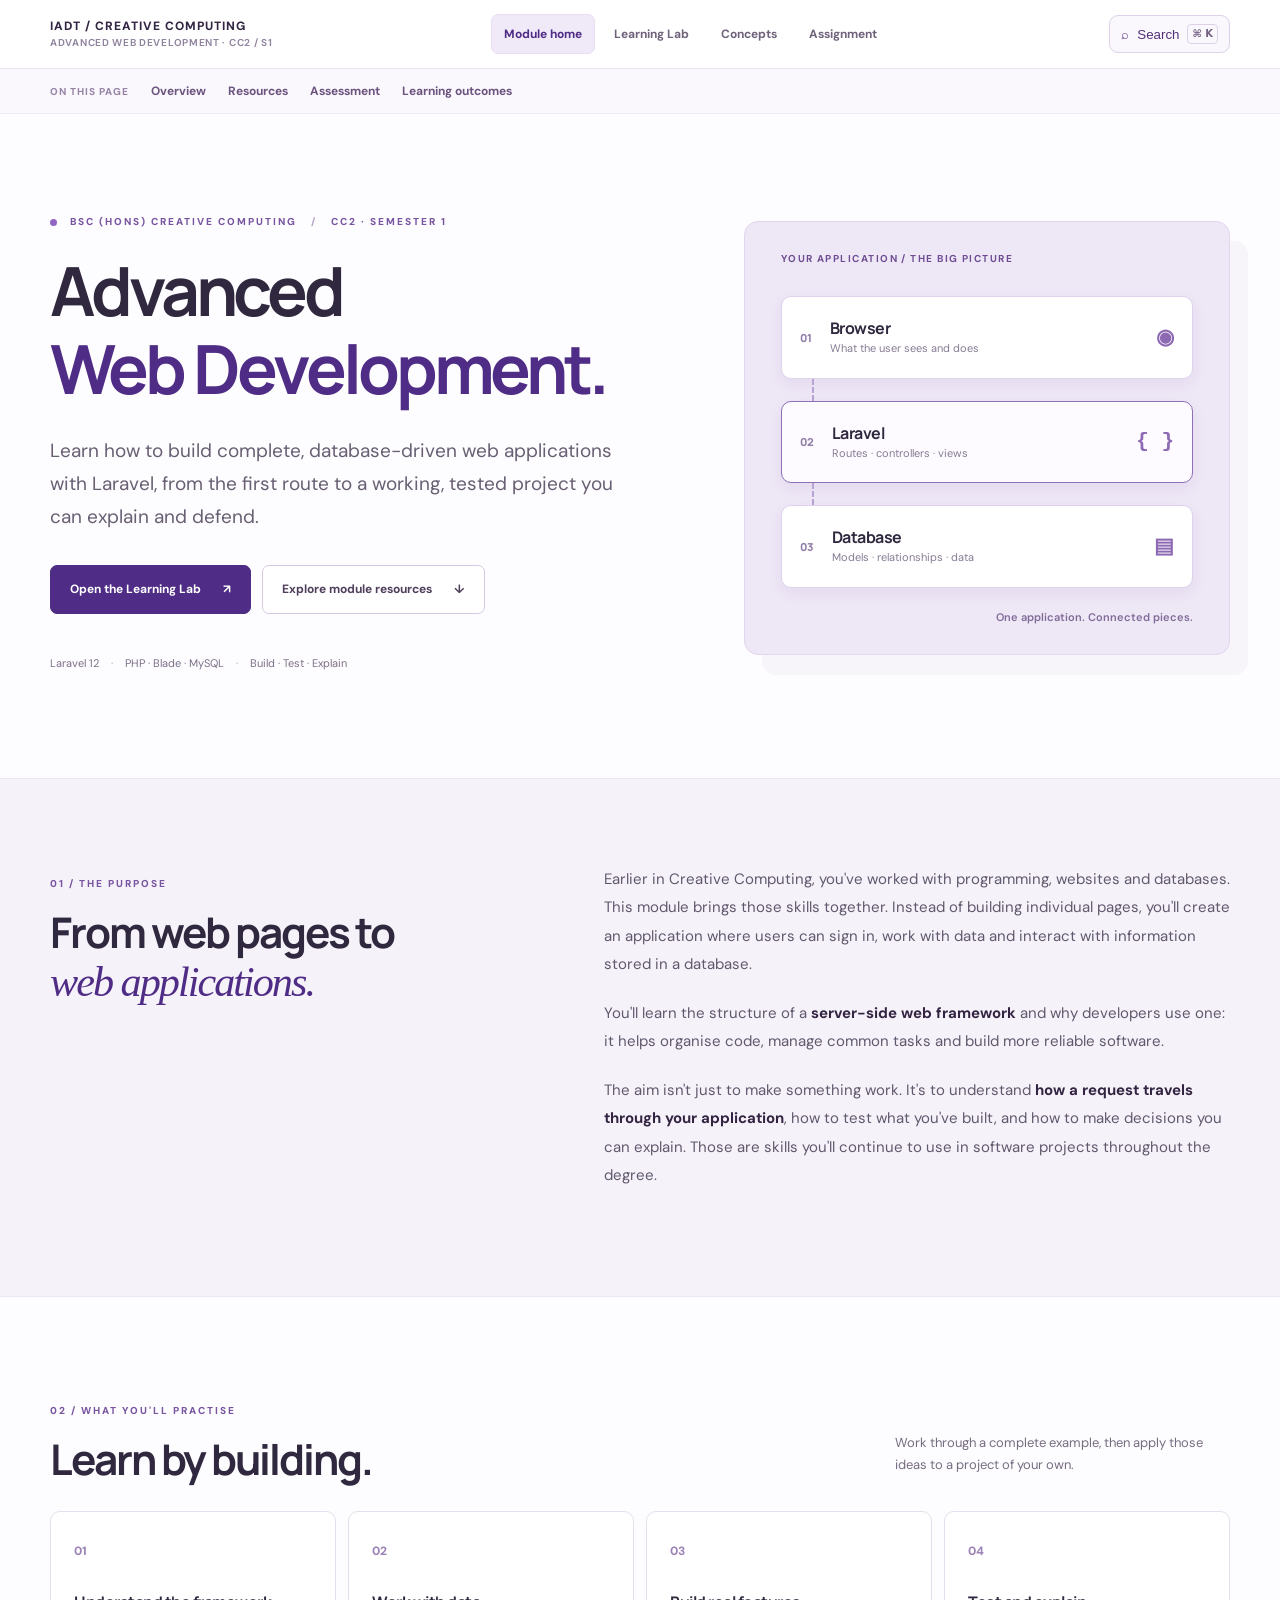
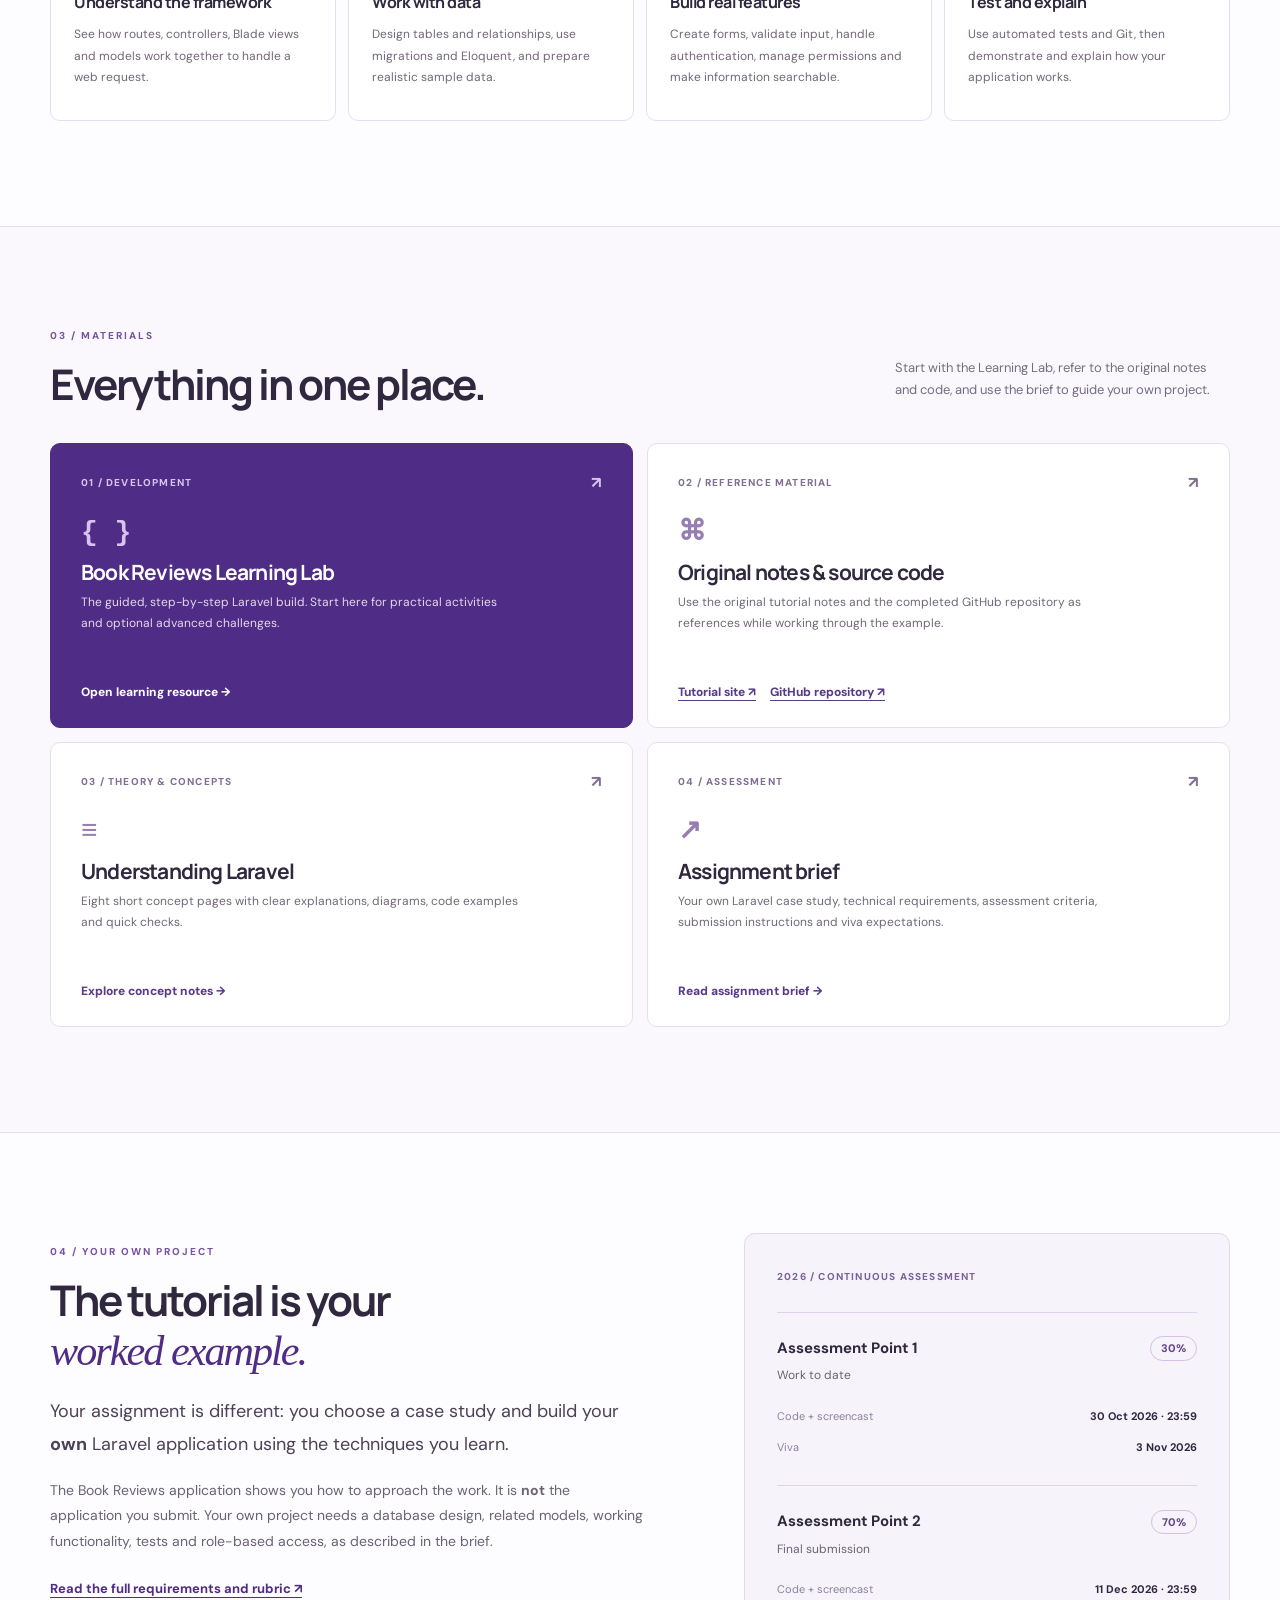
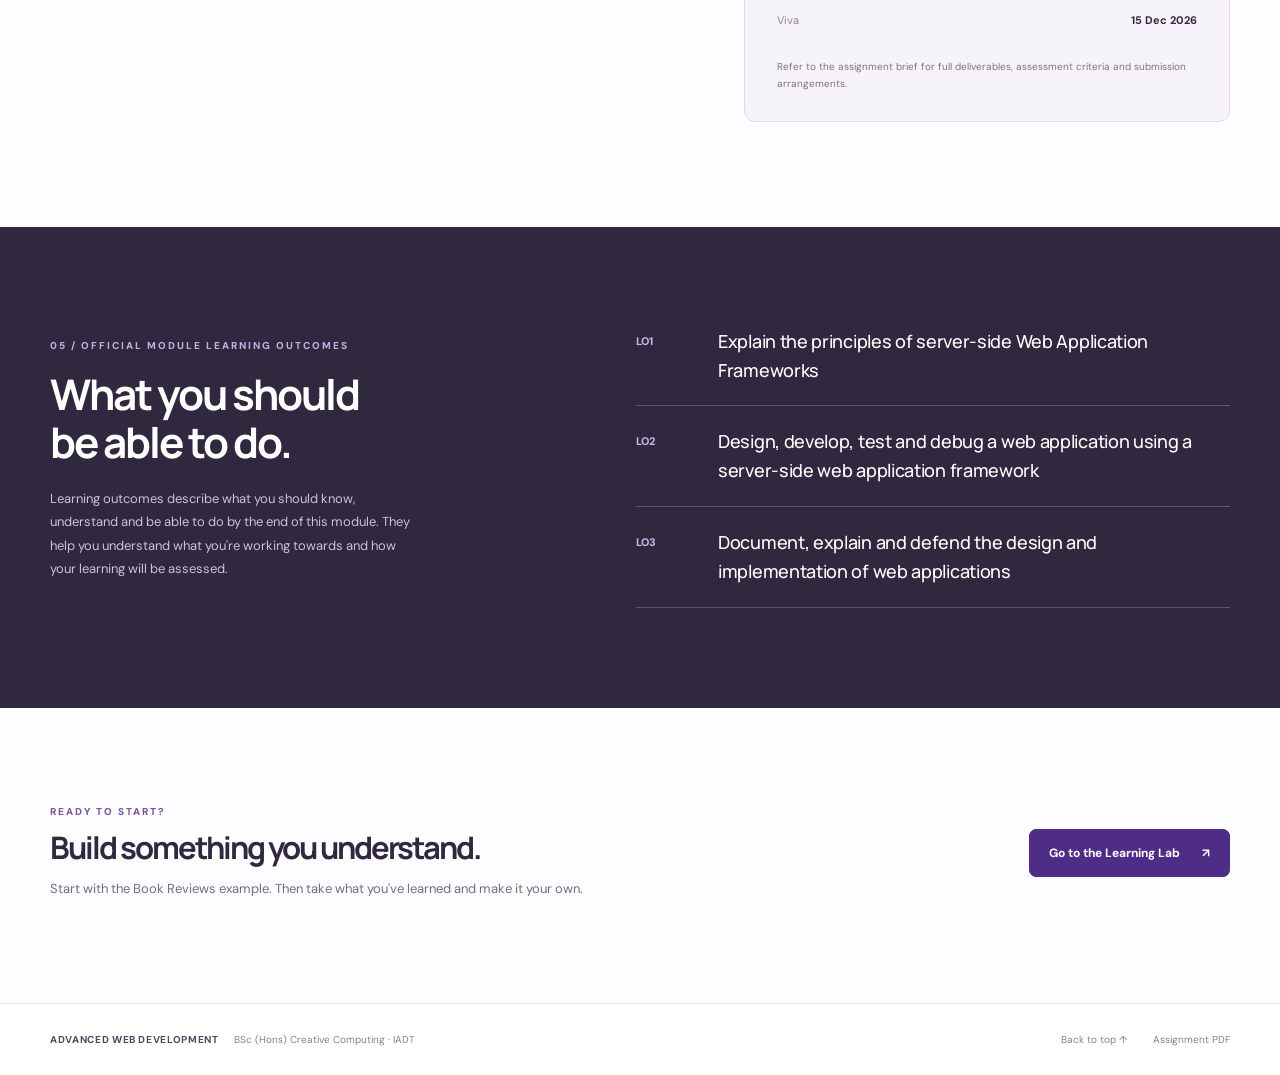
<file: index.html>
<!DOCTYPE html>

<html lang="en">
<head>
<meta charset="utf-8"/>
<meta content="width=device-width,initial-scale=1" name="viewport"/>
<meta content="Advanced Web Development — Year 2, Semester 1, BSc (Hons) Creative Computing at IADT. Course materials, learning outcomes and assessment." name="description"/>
<title>Advanced Web Development · Creative Computing · IADT</title>
<link href="site.css" rel="stylesheet"/>
<link href="module-nav.css" rel="stylesheet"/><link rel="stylesheet" href="search.css"></head>
<body>
<div class="module-nav" role="banner"><div class="module-nav-inner"><a aria-label="Advanced Web Development, module home" class="module-nav-brand" href="index.html"><strong>IADT / CREATIVE COMPUTING</strong><small>ADVANCED WEB DEVELOPMENT · CC2 / S1</small></a><nav aria-label="Module resources" class="module-nav-links"><a aria-current="page" href="index.html">Module home</a><a href="learning-lab/index.html">Learning Lab</a><a href="theory.html">Concepts</a><a href="assignment.html">Assignment</a></nav><button type="button" class="awd-search-trigger" aria-label="Search course materials (Command or Control K)"><span aria-hidden="true">⌕</span><span class="awd-search-label">Search</span><kbd>⌘ K</kbd></button></div></div><nav aria-label="On this page" class="module-page-jumps"><div class="jump-inner"><span>ON THIS PAGE</span><a href="#overview">Overview</a><a href="#resources">Resources</a><a href="#assessment">Assessment</a><a href="#outcomes">Learning outcomes</a></div></nav><a class="skip" href="#main">Skip to main content</a>

<main id="main">
<section class="hero shell" id="overview">
<div class="hero-copy">
<p class="eyebrow"><span class="accent-dot"></span> BSc (Hons) Creative Computing <span class="eyebrow-divider">/</span> CC2 · Semester 1</p>
<h1>Advanced<br/><span>Web Development.</span></h1>
<p class="intro">Learn how to build complete, database-driven web applications with Laravel, from the first route to a working, tested project you can explain and defend.</p>
<div class="hero-buttons"><a class="btn btn-primary" href="learning-lab/index.html">Open the Learning Lab <span aria-hidden="true">↗</span></a><a class="btn btn-outline" href="#resources">Explore module resources <span aria-hidden="true">↓</span></a></div>
<div class="hero-foot"><span>Laravel 12</span><span>PHP · Blade · MySQL</span><span>Build · Test · Explain</span></div>
</div>
<div aria-hidden="true" class="hero-art">
<div class="art-label">YOUR APPLICATION / THE BIG PICTURE</div>
<div class="flow-block"><span class="flow-num">01</span><div><strong>Browser</strong><small>What the user sees and does</small></div><span class="flow-symbol">◉</span></div>
<div class="art-line"></div>
<div class="flow-block focus"><span class="flow-num">02</span><div><strong>Laravel</strong><small>Routes · controllers · views</small></div><span class="flow-symbol">{ }</span></div>
<div class="art-line"></div>
<div class="flow-block"><span class="flow-num">03</span><div><strong>Database</strong><small>Models · relationships · data</small></div><span class="flow-symbol">▤</span></div>
<div class="art-note">One application. Connected pieces.</div>
</div>
</section>
<section class="soft-section"><div class="shell two-col context-section"><div><p class="section-index">01 / THE PURPOSE</p><h2>From web pages to<br/><em>web applications.</em></h2></div><div class="prose"><p>Earlier in Creative Computing, you've worked with programming, websites and databases. This module brings those skills together. Instead of building individual pages, you'll create an application where users can sign in, work with data and interact with information stored in a database.</p><p>You'll learn the structure of a <strong>server-side web framework</strong> and why developers use one: it helps organise code, manage common tasks and build more reliable software.</p><p>The aim isn't just to make something work. It's to understand <strong>how a request travels through your application</strong>, how to test what you've built, and how to make decisions you can explain. Those are skills you'll continue to use in software projects throughout the degree.</p></div></div></section>
<section class="shell learning-section"><div class="section-head"><div><p class="section-index">02 / WHAT YOU'LL PRACTISE</p><h2>Learn by building.</h2></div><p>Work through a complete example, then apply those ideas to a project of your own.</p></div><div class="skill-grid">
<article><span class="skill-number">01</span><h3>Understand the framework</h3><p>See how routes, controllers, Blade views and models work together to handle a web request.</p></article>
<article><span class="skill-number">02</span><h3>Work with data</h3><p>Design tables and relationships, use migrations and Eloquent, and prepare realistic sample data.</p></article>
<article><span class="skill-number">03</span><h3>Build real features</h3><p>Create forms, validate input, handle authentication, manage permissions and make information searchable.</p></article>
<article><span class="skill-number">04</span><h3>Test and explain</h3><p>Use automated tests and Git, then demonstrate and explain how your application works.</p></article>
</div></section>
<section class="resources-section" id="resources"><div class="shell"><div class="section-head"><div><p class="section-index">03 / MATERIALS</p><h2>Everything in one place.</h2></div><p>Start with the Learning Lab, refer to the original notes and code, and use the brief to guide your own project.</p></div>
<div class="resource-grid">
<a class="resource-card primary-resource" href="learning-lab/index.html"><div class="resource-meta"><span>01 / DEVELOPMENT</span><span class="resource-arrow">↗</span></div><div aria-hidden="true" class="resource-icon">{ }</div><h3>Book Reviews Learning Lab</h3><p>The guided, step-by-step Laravel build. Start here for practical activities and optional advanced challenges.</p><span class="resource-action">Open learning resource <span aria-hidden="true">→</span></span></a>
<div class="resource-card"><div class="resource-meta"><span>02 / REFERENCE MATERIAL</span><span class="resource-arrow">↗</span></div><div aria-hidden="true" class="resource-icon">⌘</div><h3>Original notes &amp; source code</h3><p>Use the original tutorial notes and the completed GitHub repository as references while working through the example.</p><div class="resource-links"><a href="https://john-dempsey.github.io/book-reviews-student/" rel="noopener noreferrer" target="_blank">Tutorial site ↗</a><a href="https://github.com/john-dempsey/book-reviews-student" rel="noopener noreferrer" target="_blank">GitHub repository ↗</a></div></div>
<a class="resource-card" href="theory.html"><div class="resource-meta"><span>03 / THEORY &amp; CONCEPTS</span><span class="resource-arrow">↗</span></div><div aria-hidden="true" class="resource-icon">≡</div><h3>Understanding Laravel</h3><p>Eight short concept pages with clear explanations, diagrams, code examples and quick checks.</p><span class="resource-action">Explore concept notes <span aria-hidden="true">→</span></span></a>
<a class="resource-card" href="assignment.html"><div class="resource-meta"><span>04 / ASSESSMENT</span><span class="resource-arrow">↗</span></div><div aria-hidden="true" class="resource-icon">↗</div><h3>Assignment brief</h3><p>Your own Laravel case study, technical requirements, assessment criteria, submission instructions and viva expectations.</p><span class="resource-action">Read assignment brief <span aria-hidden="true">→</span></span></a>
</div></div></section>
<section class="shell work-section" id="assessment"><div class="work-grid"><div><p class="section-index">04 / YOUR OWN PROJECT</p><h2>The tutorial is your<br/><em>worked example.</em></h2><p class="work-lead">Your assignment is different: you choose a case study and build your <strong>own</strong> Laravel application using the techniques you learn.</p><p>The Book Reviews application shows you how to approach the work. It is <strong>not</strong> the application you submit. Your own project needs a database design, related models, working functionality, tests and role-based access, as described in the brief.</p><a class="inline-link" href="assignment.html">Read the full requirements and rubric <span aria-hidden="true">↗</span></a></div><aside class="assessment-card"><span class="card-topline">2026 / CONTINUOUS ASSESSMENT</span><div class="assess-point"><div class="assess-top"><strong>Assessment Point 1</strong><span>30%</span></div><p>Work to date</p><dl><div><dt>Code + screencast</dt><dd>30 Oct 2026 · 23:59</dd></div><div><dt>Viva</dt><dd>3 Nov 2026</dd></div></dl></div><div class="assess-point"><div class="assess-top"><strong>Assessment Point 2</strong><span>70%</span></div><p>Final submission</p><dl><div><dt>Code + screencast</dt><dd>11 Dec 2026 · 23:59</dd></div><div><dt>Viva</dt><dd>15 Dec 2026</dd></div></dl></div><small>Refer to the assignment brief for full deliverables, assessment criteria and submission arrangements.</small></aside></div></section>
<section class="outcome-section" id="outcomes"><div class="shell outcomes-grid"><div><p class="section-index">05 / OFFICIAL MODULE LEARNING OUTCOMES</p><h2>What you should<br/>be able to do.</h2><p class="outcome-intro">Learning outcomes describe what you should know, understand and be able to do by the end of this module. They help you understand what you're working towards and how your learning will be assessed.</p></div><ol class="outcome-list"><li><span>LO1</span><p>Explain the principles of server-side Web Application Frameworks</p></li><li><span>LO2</span><p>Design, develop, test and debug a web application using a server-side web application framework</p></li><li><span>LO3</span><p>Document, explain and defend the design and implementation of web applications</p></li></ol></div></section>
<section class="shell bottom-cta"><div><p class="section-index">READY TO START?</p><h2>Build something you understand.</h2><p>Start with the Book Reviews example. Then take what you've learned and make it your own.</p></div><a class="btn btn-primary" href="learning-lab/index.html">Go to the Learning Lab <span aria-hidden="true">↗</span></a></section>
</main>
<footer class="site-footer"><div class="shell footer-inner"><div><strong>ADVANCED WEB DEVELOPMENT</strong><span> BSc (Hons) Creative Computing · IADT</span></div><div><a href="#overview">Back to top ↑</a><a href="resources/assignment-brief-2026.pdf">Assignment PDF</a></div></div></footer>
<script src="search-index.js"></script><script src="search.js" data-search-root="./"></script></body>
</html>
</file>
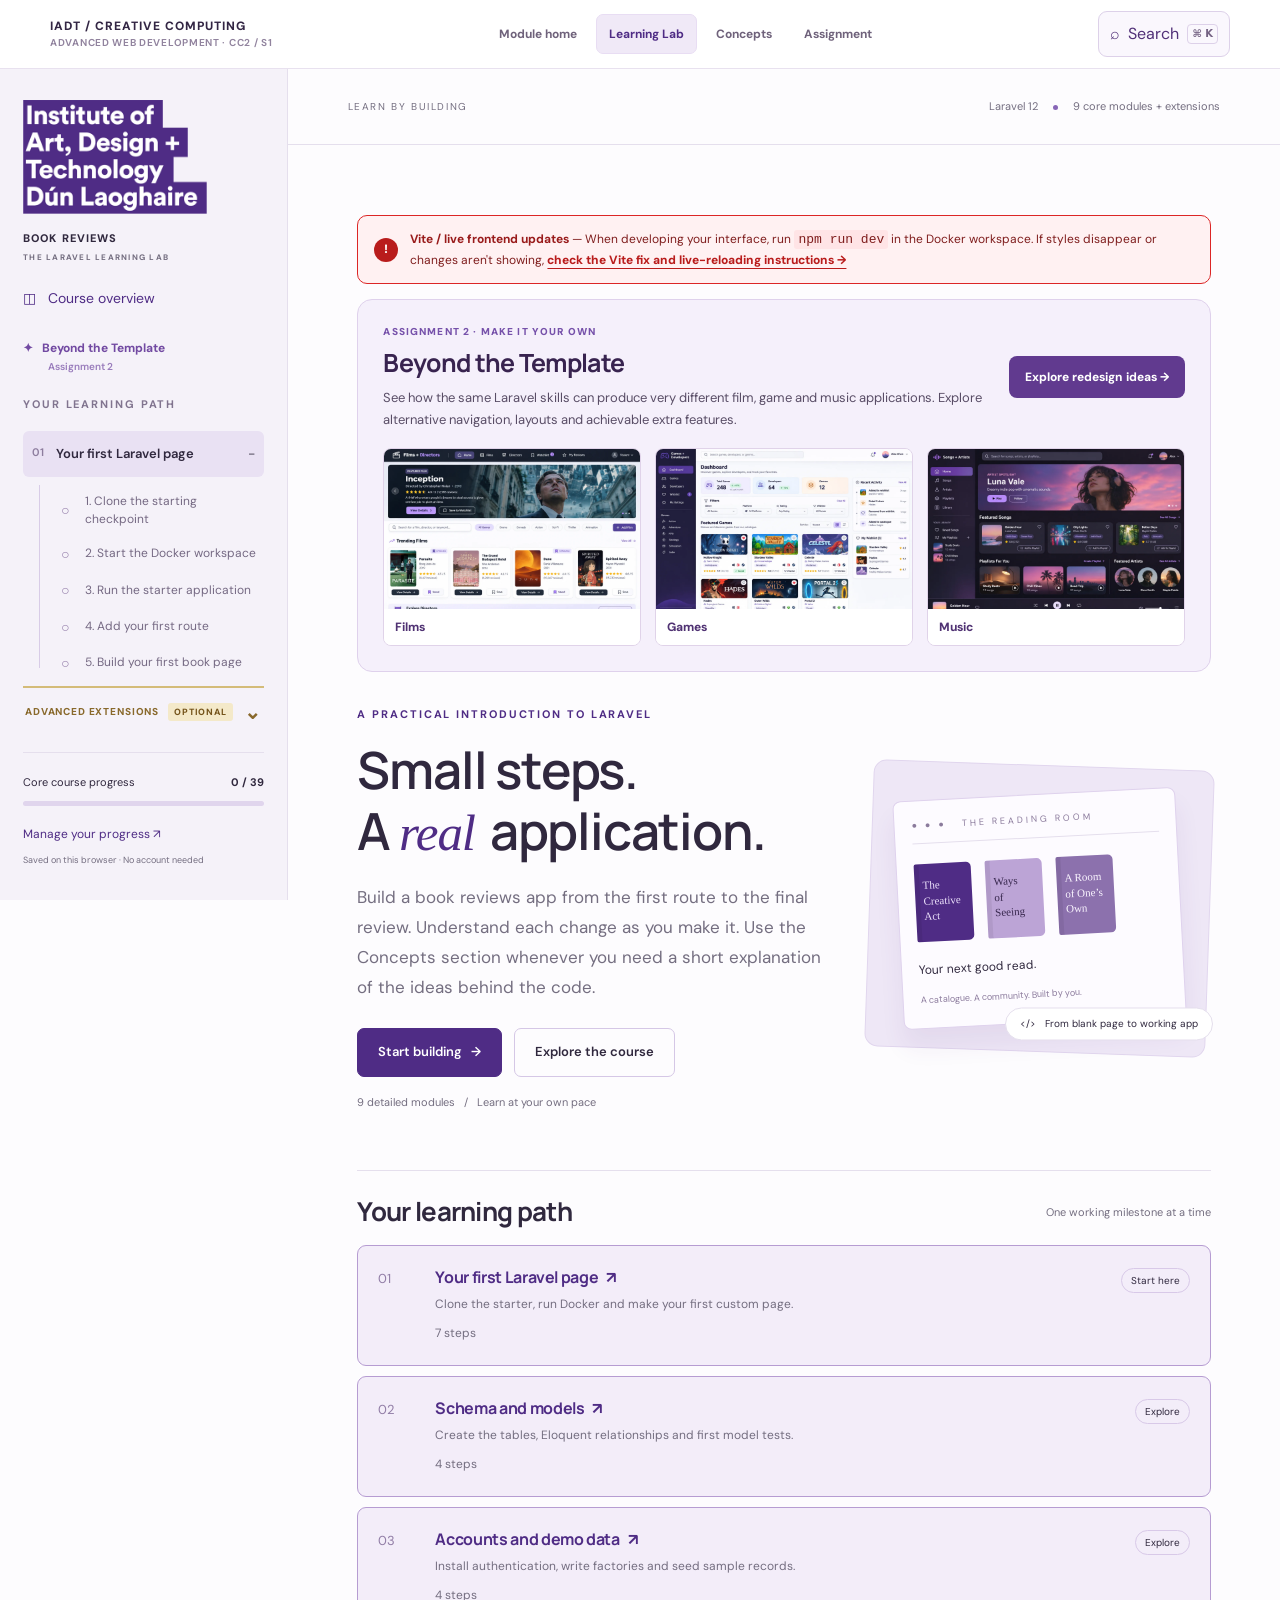
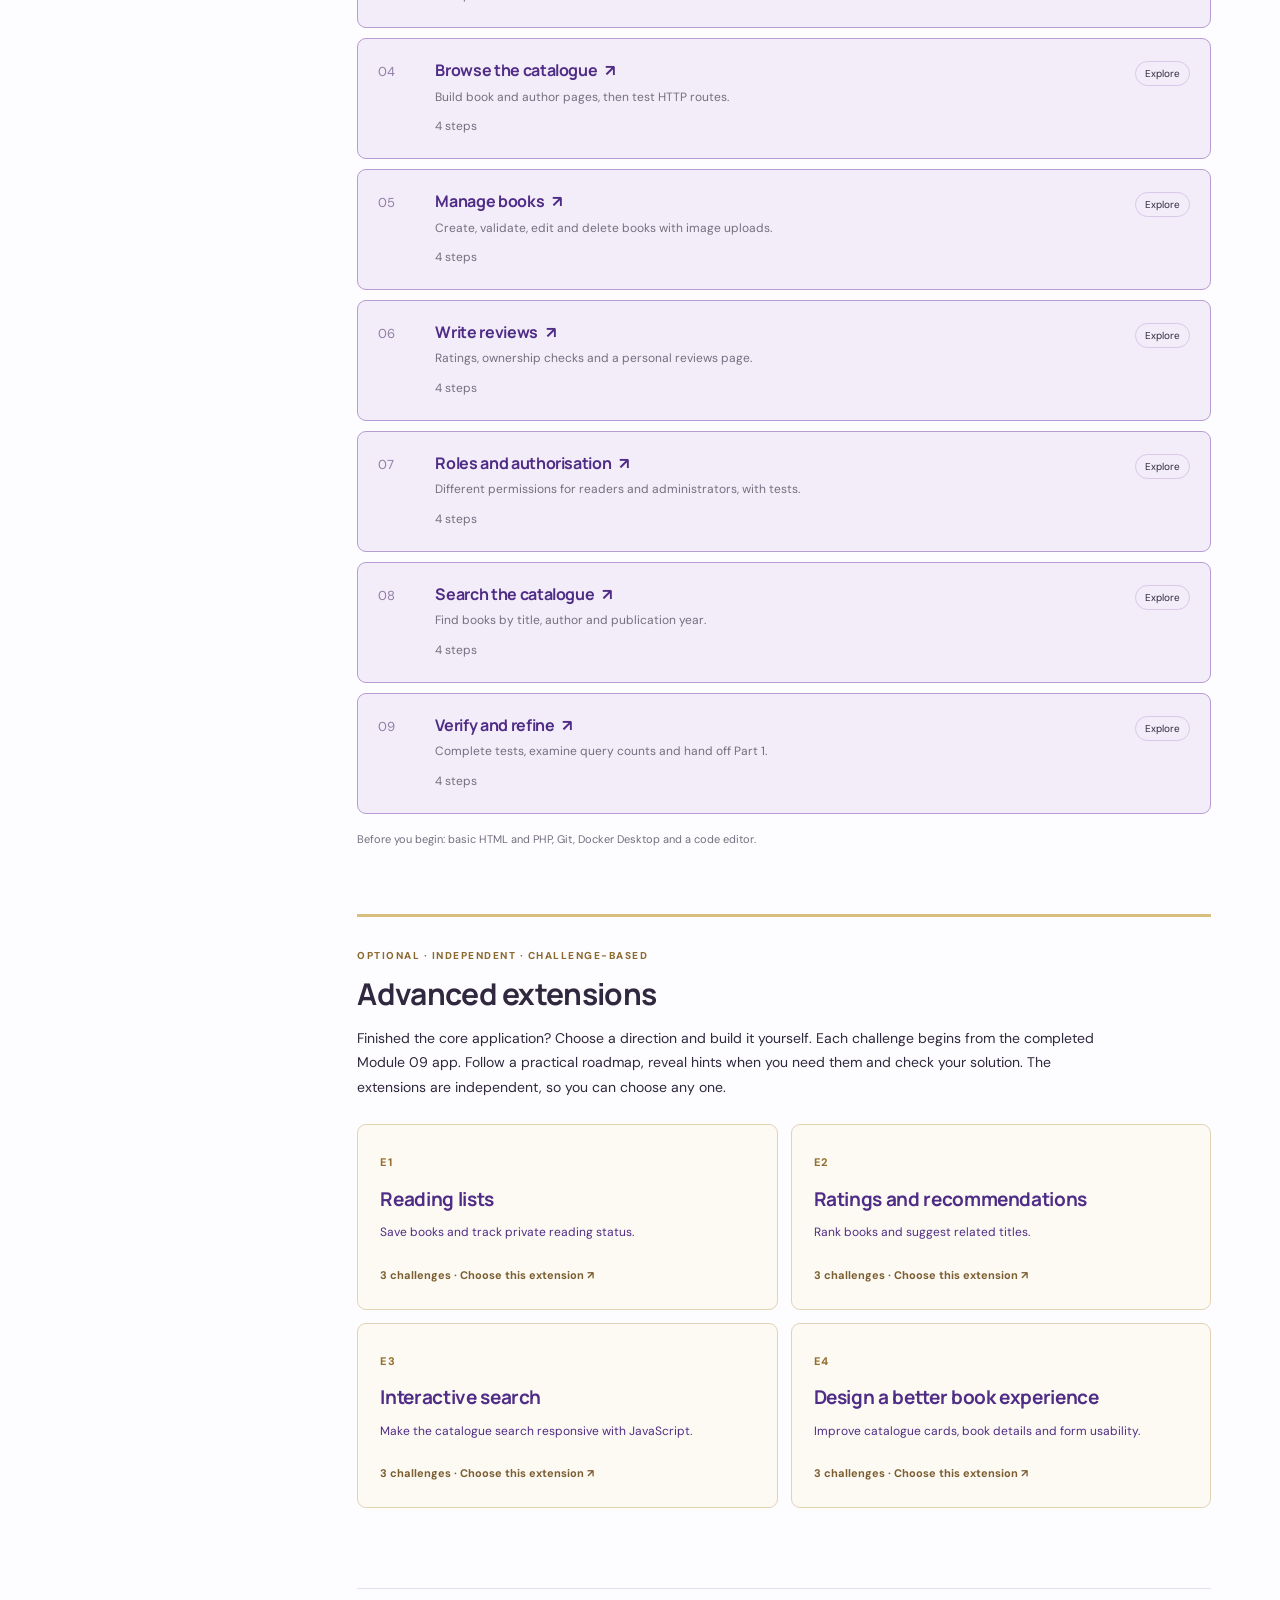
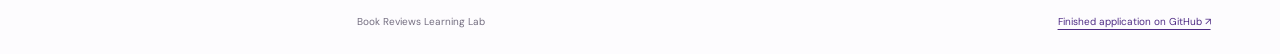
<file: learning-lab/index.html>
<!DOCTYPE html>
<html lang="en"><head><meta charset="utf-8"/><meta content="width=device-width,initial-scale=1" name="viewport"/><meta content="Build a Laravel book reviews application, one clear step at a time." name="description"/><title>Book Reviews · Learning Lab</title><link href="style.css" rel="stylesheet"/><link href="../module-nav.css" rel="stylesheet"/><link rel="stylesheet" href="../search.css"></head><body><a class="skip" href="#main">Skip to lesson</a><div class="module-nav" role="banner"><div class="module-nav-inner"><a aria-label="Advanced Web Development, module home" class="module-nav-brand" href="../index.html"><strong>IADT / CREATIVE COMPUTING</strong><small>ADVANCED WEB DEVELOPMENT · CC2 / S1</small></a><nav aria-label="Module resources" class="module-nav-links"><a href="../index.html">Module home</a><a aria-current="page" href="../learning-lab/index.html">Learning Lab</a><a href="../theory.html">Concepts</a><a href="../assignment.html">Assignment</a></nav><button type="button" class="awd-search-trigger" aria-label="Search course materials (Command or Control K)"><span aria-hidden="true">⌕</span><span class="awd-search-label">Search</span><kbd>⌘ K</kbd></button></div></div><aside id="sidebar"><a class="brand" href="#home"><span class="institution-logo"><img alt="Institute of Art, Design + Technology, Dún Laoghaire" src="assets/iadt-logo.png"/></span><span>BOOK REVIEWS<small>THE LARAVEL LEARNING LAB</small></span></a><a class="overview" href="#home">◫   Course overview</a><a class="overview beyond-side" href="beyond-the-template.html">✦   Beyond the Template <small>Assignment 2</small></a><div class="nav-label">YOUR LEARNING PATH</div><nav aria-label="Core course modules" id="modules"></nav><details class="extension-sidebar" id="extension-disclosure"><summary class="extension-toggle"><span>ADVANCED EXTENSIONS <small>OPTIONAL</small></span><span class="extension-chevron" aria-hidden="true">⌄</span></summary><div class="extension-contents"><p class="extension-side-intro">Independent feature challenges</p><nav aria-label="Advanced extension modules" id="extensions-nav"></nav><a class="extension-view" href="#advanced">Browse all extensions ↗</a><small id="extension-count">0 / 12 challenges</small></div></details><div class="side-bottom"><div class="progress-label"><span>Core course progress</span><strong id="count"></strong></div><div class="track"><div id="bar"></div></div><button class="text-button" id="progress-button">Manage your progress ↗</button><small id="save-note">Saved on this browser · No account needed</small></div></aside><div class="page"><header><button aria-expanded="false" aria-label="Toggle navigation" id="menu">☰</button><span>LEARN BY BUILDING</span><span class="version">Laravel 12 <i></i> 9 core modules + extensions</span></header><main id="main" tabindex="-1"></main><footer>Book Reviews Learning Lab <span><a href="https://github.com/john-dempsey/book-reviews-student" rel="noopener" target="_blank">Finished application on GitHub ↗</a></span></footer></div><dialog id="progress-dialog"><button aria-label="Close" class="close">×</button><p class="eyebrow">YOUR WORK, YOUR PACE</p><h2>Keep your place.</h2><p>Progress is saved in this browser. It does not sync between devices. Clearing site data or using private browsing can remove it.</p><p>Export a backup to continue on another computer. Import merges completed steps and saved answers.</p><div class="actions"><button class="primary" id="export">Export progress ↓</button><button class="secondary" id="import">Import progress ↑</button><input accept="application/json,.json" hidden="" id="import-file" type="file"/></div><button class="text-button" id="reset">Reset progress on this browser</button><p id="import-status" role="status"></p></dialog><div id="toast" role="status"></div><script src="lessons.js"></script><script src="app.js"></script><script src="../search-index.js"></script><script src="../search.js" data-search-root="../"></script></body></html>
</file>
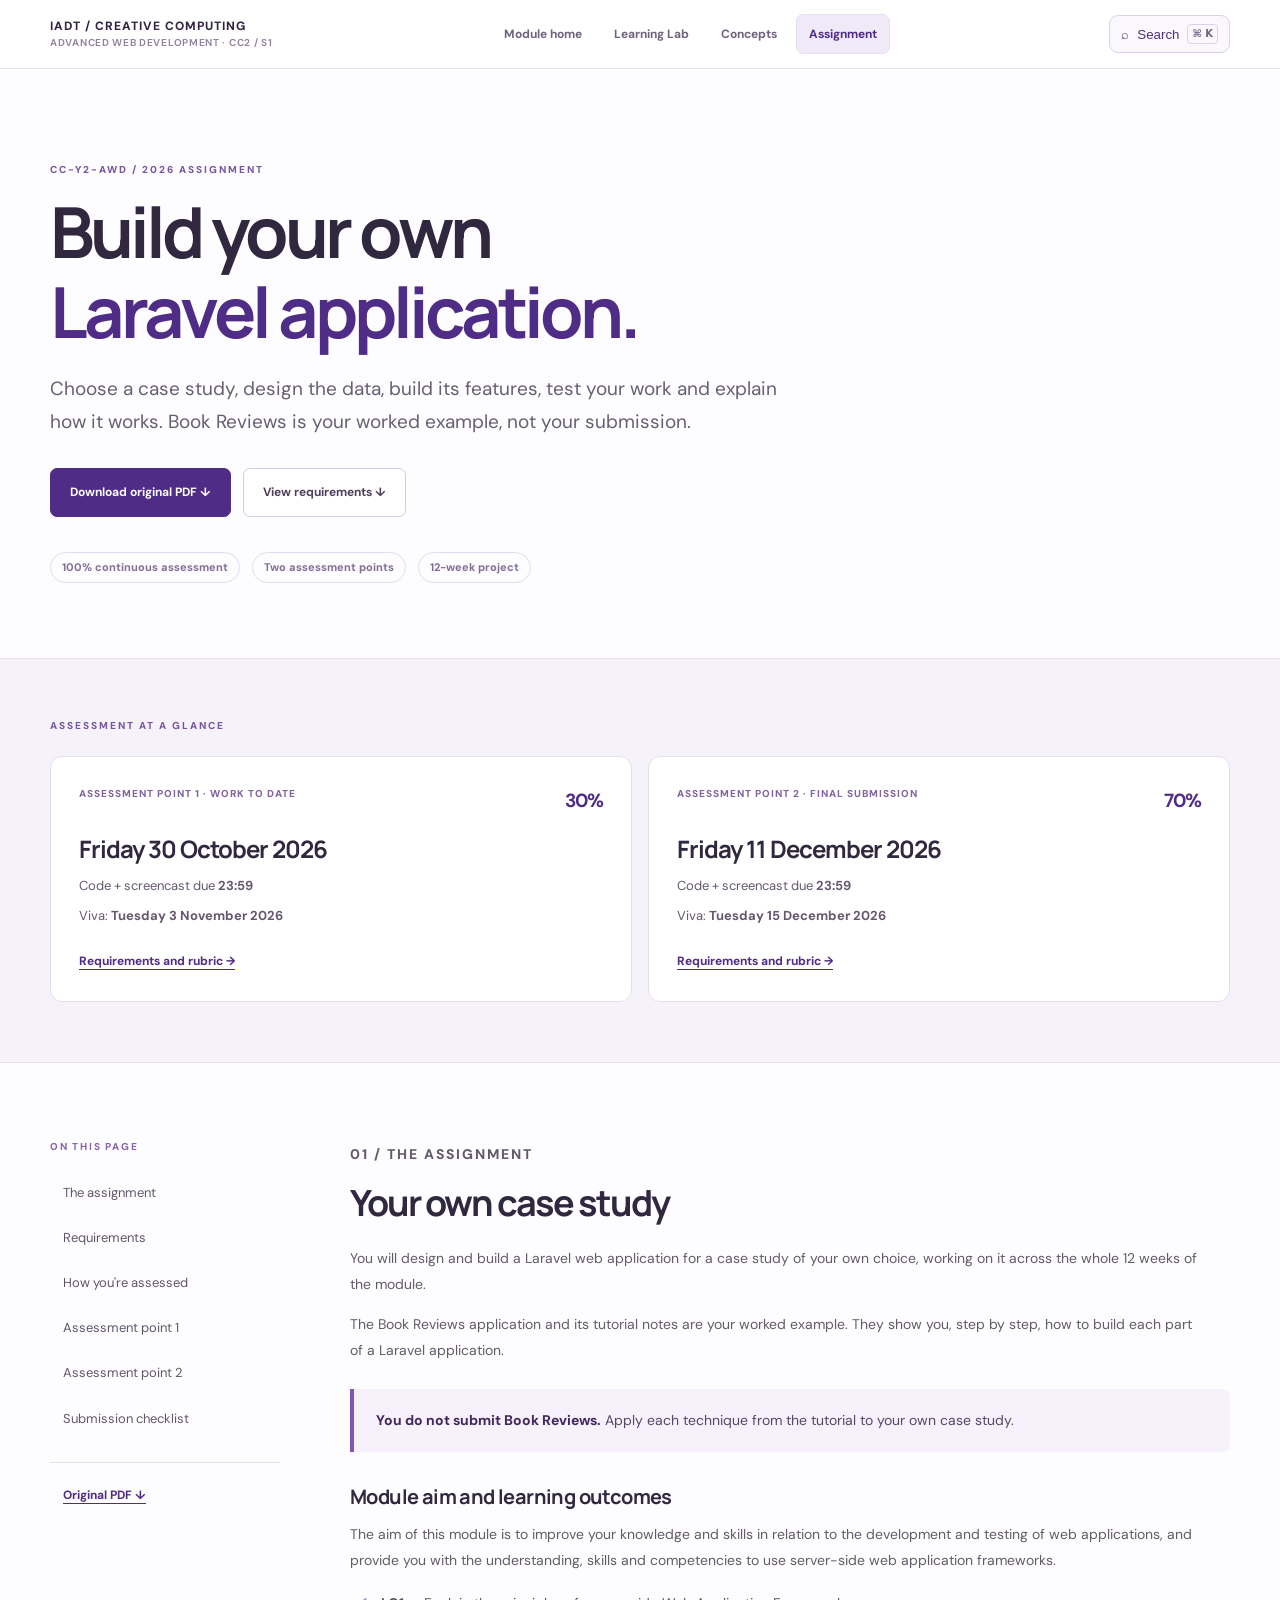
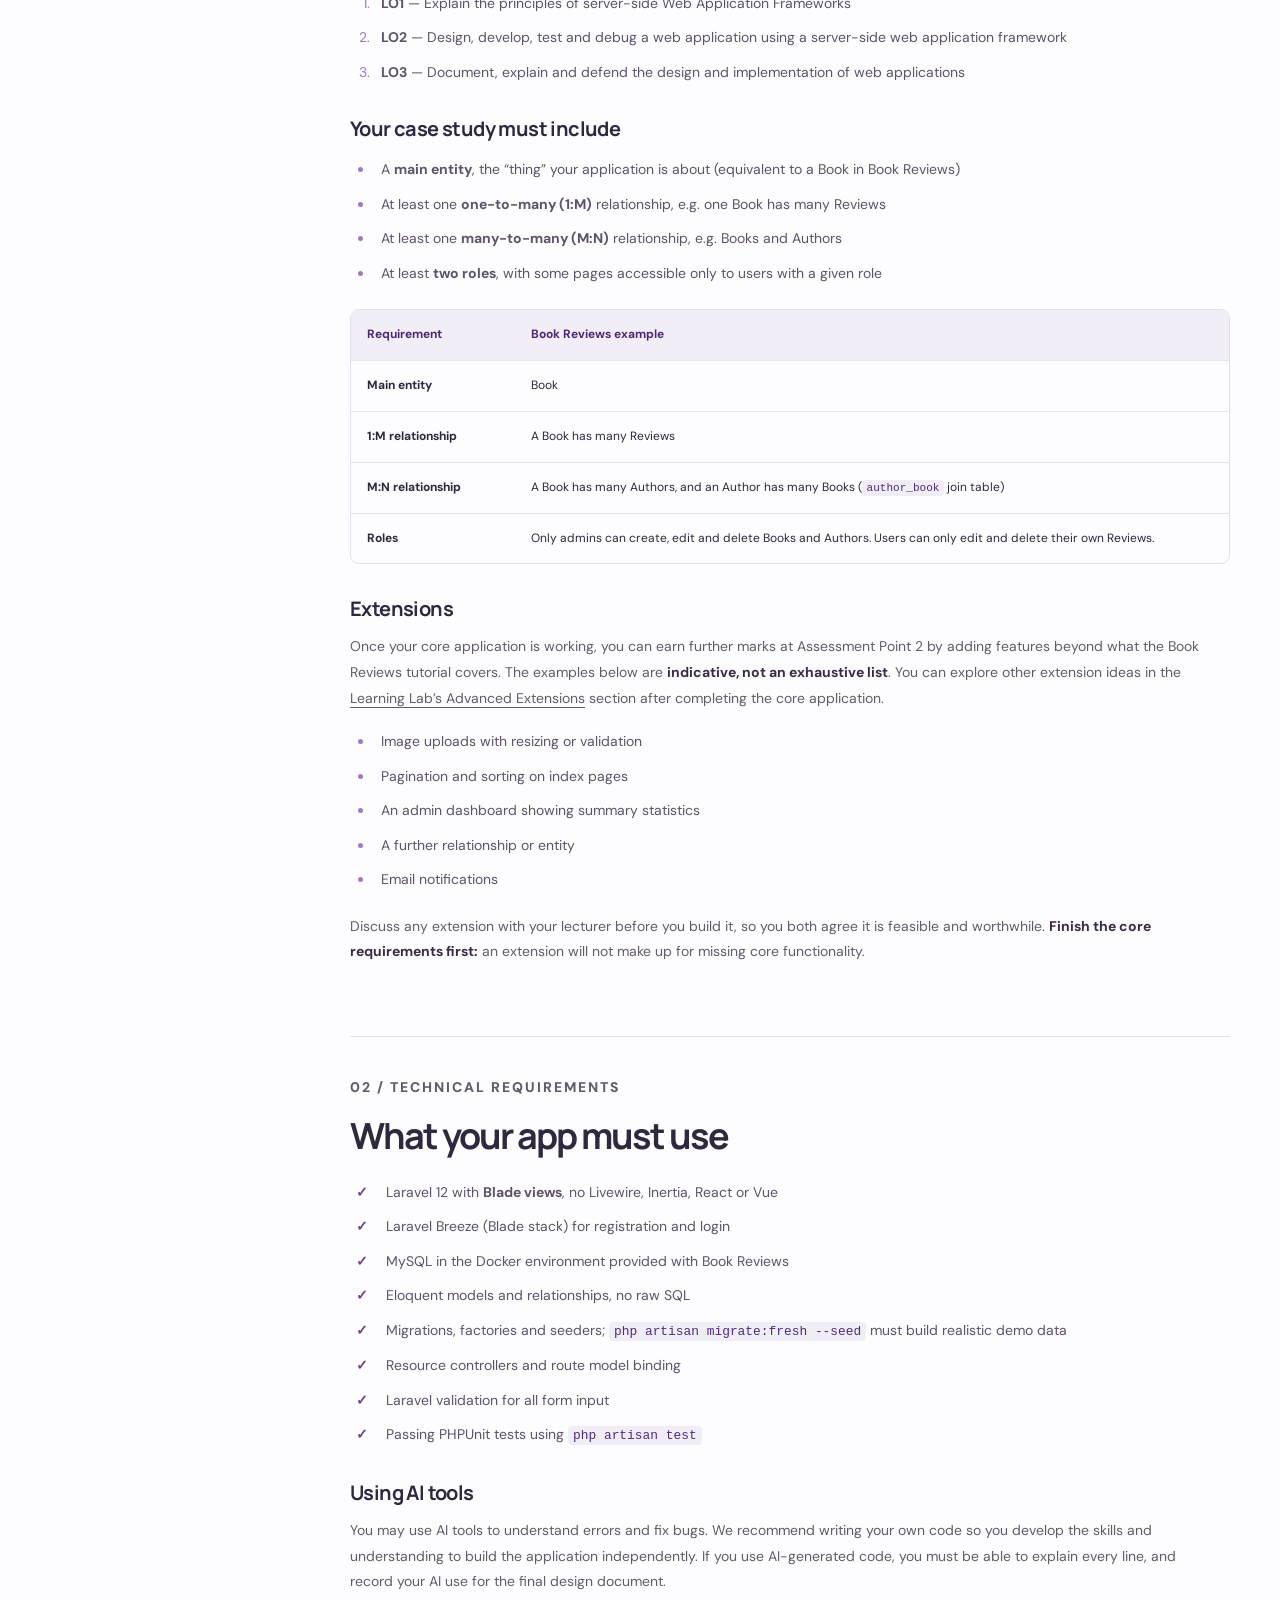
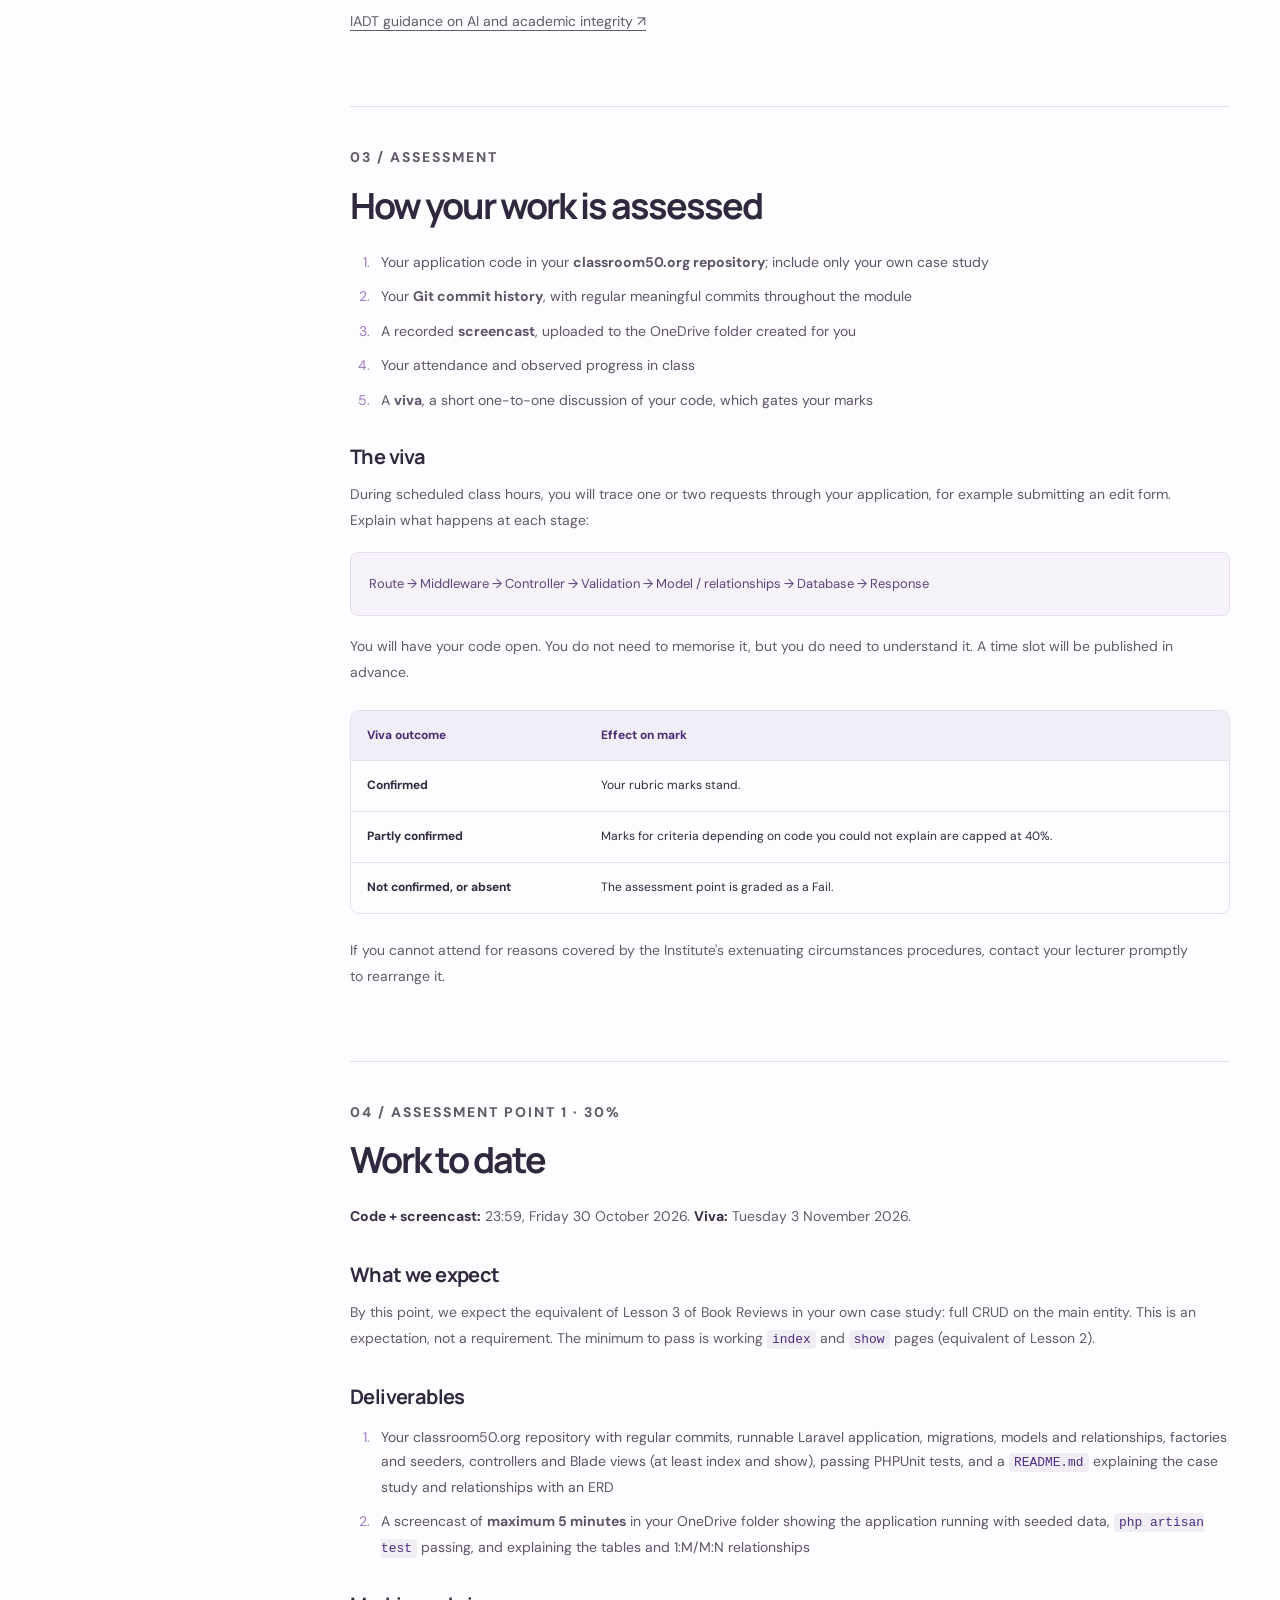
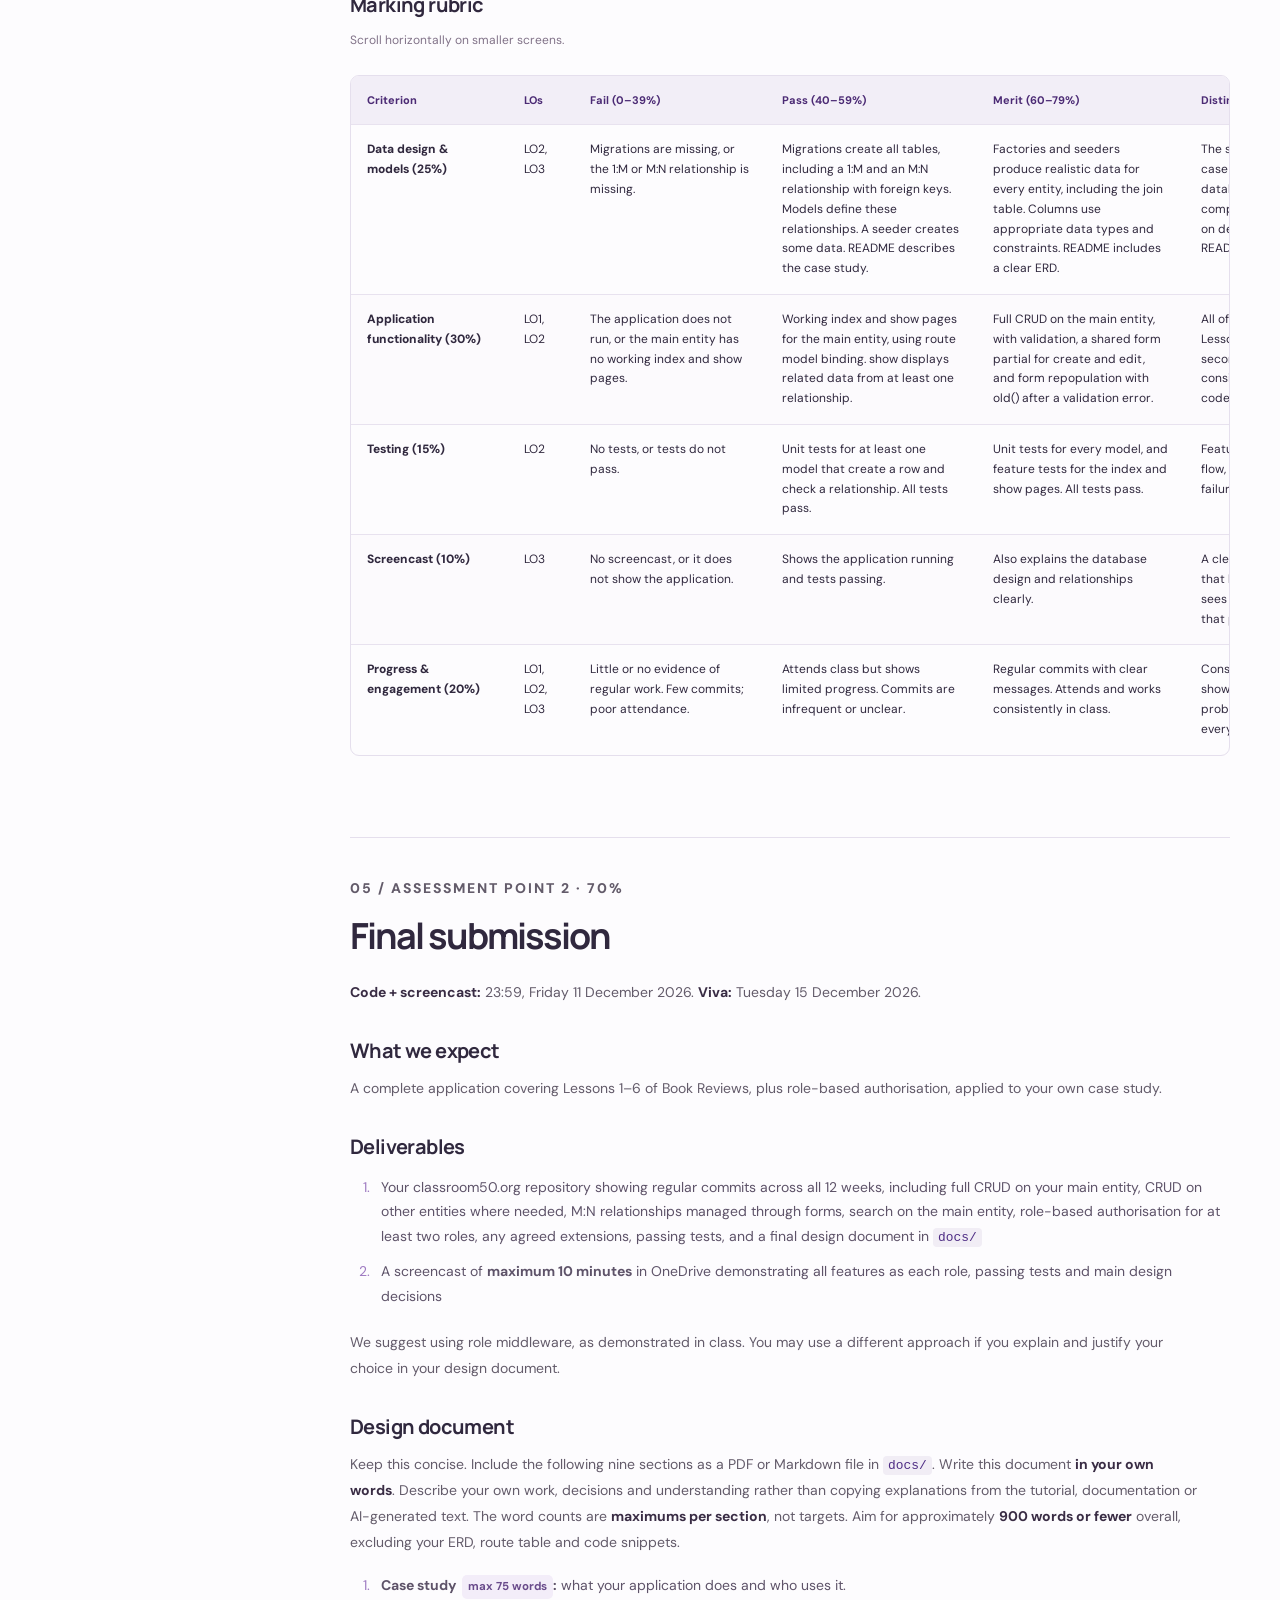
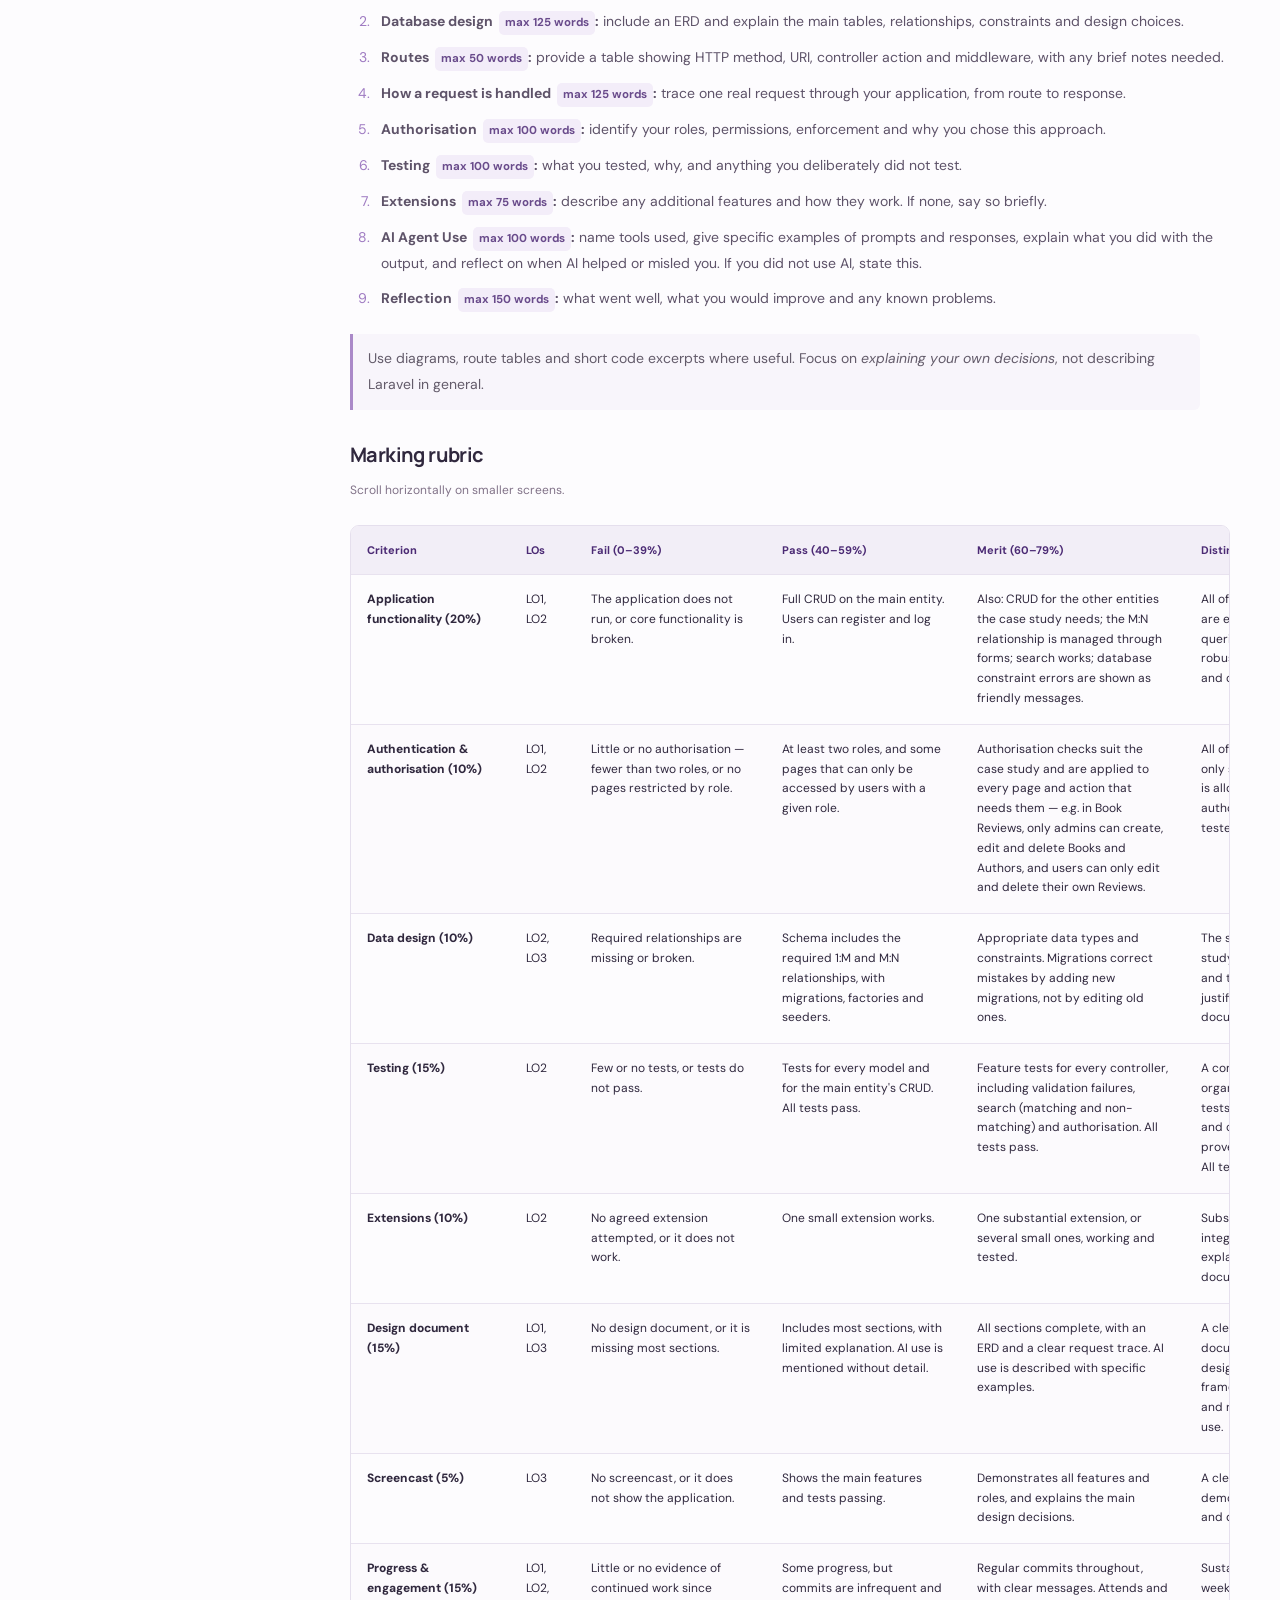
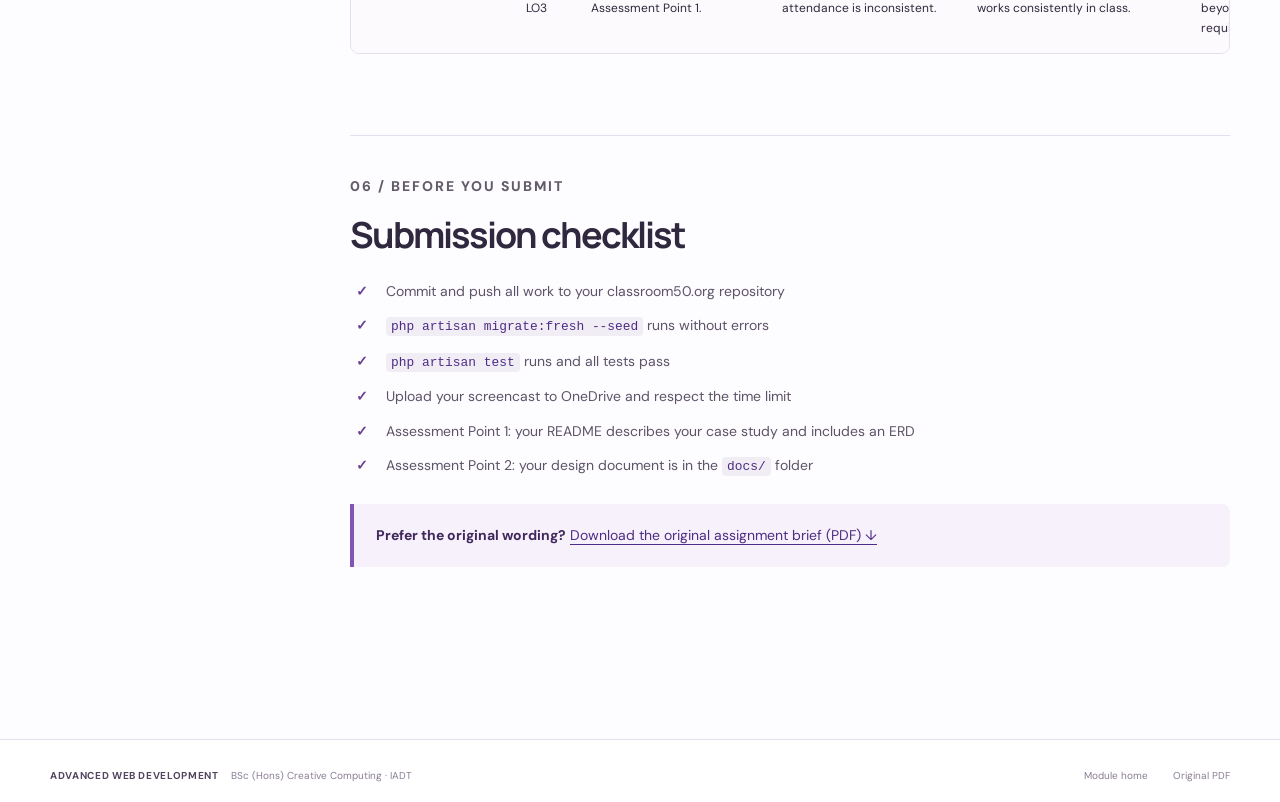
<file: assignment.html>
<!doctype html><html lang="en"><head><meta charset="utf-8"><meta name="viewport" content="width=device-width, initial-scale=1"><meta name="description" content="Advanced Web Development 2026 assignment brief, requirements, assessment criteria and submission checklist."><title>Assignment brief · Advanced Web Development</title><link rel="stylesheet" href="site.css"><link rel="stylesheet" href="module-nav.css"><link rel="stylesheet" href="assignment.css"><link rel="stylesheet" href="search.css"></head><body><a class="skip" href="#main">Skip to content</a><div class="module-nav" role="banner"><div class="module-nav-inner"><a class="module-nav-brand" href="index.html" aria-label="Advanced Web Development, module home"><strong>IADT / CREATIVE COMPUTING</strong><small>ADVANCED WEB DEVELOPMENT · CC2 / S1</small></a><nav class="module-nav-links" aria-label="Module resources"><a href="index.html">Module home</a><a href="learning-lab/index.html">Learning Lab</a><a href="theory.html">Concepts</a><a href="assignment.html" aria-current="page">Assignment</a></nav><button type="button" class="awd-search-trigger" aria-label="Search course materials (Command or Control K)"><span aria-hidden="true">⌕</span><span class="awd-search-label">Search</span><kbd>⌘ K</kbd></button></div></div>
<main id="main"><header class="brief-head shell"><p class="eyebrow">CC-Y2-AWD / 2026 ASSIGNMENT</p><h1>Build your own<br><span>Laravel application.</span></h1><p class="intro">Choose a case study, design the data, build its features, test your work and explain how it works. Book Reviews is your worked example, not your submission.</p><div class="brief-actions"><a class="btn btn-primary" href="resources/assignment-brief-2026.pdf" download>Download original PDF ↓</a><a class="btn btn-outline" href="#requirements">View requirements ↓</a></div><div class="brief-meta"><span>100% continuous assessment</span><span>Two assessment points</span><span>12-week project</span></div></header>
<section class="brief-deadlines"><div class="shell"><p class="section-index">ASSESSMENT AT A GLANCE</p><div class="deadline-grid"><article><div class="weight"><span>ASSESSMENT POINT 1 · WORK TO DATE</span><strong>30%</strong></div><h2>Friday 30 October 2026</h2><p>Code + screencast due <strong>23:59</strong></p><p>Viva: <strong>Tuesday 3 November 2026</strong></p><a href="#point1">Requirements and rubric →</a></article><article><div class="weight"><span>ASSESSMENT POINT 2 · FINAL SUBMISSION</span><strong>70%</strong></div><h2>Friday 11 December 2026</h2><p>Code + screencast due <strong>23:59</strong></p><p>Viva: <strong>Tuesday 15 December 2026</strong></p><a href="#point2">Requirements and rubric →</a></article></div></div></section>
<div class="shell brief-layout"><aside class="brief-sidebar"><p class="side-eyebrow">ON THIS PAGE</p><nav aria-label="Assignment sections"><a href="#overview">The assignment</a><a href="#requirements">Requirements</a><a href="#assessment">How you're assessed</a><a href="#point1">Assessment point 1</a><a href="#point2">Assessment point 2</a><a href="#checklist">Submission checklist</a></nav><a class="pdf-side" href="resources/assignment-brief-2026.pdf" download>Original PDF ↓</a></aside><div class="brief-content">
<section id="overview" class="brief-section"><p class="section-index">01 / THE ASSIGNMENT</p><h2>Your own case study</h2><p>You will design and build a Laravel web application for a case study of your own choice, working on it across the whole 12 weeks of the module.</p><p>The Book Reviews application and its tutorial notes are your worked example. They show you, step by step, how to build each part of a Laravel application.</p><div class="important"><strong>You do not submit Book Reviews.</strong> Apply each technique from the tutorial to your own case study.</div><h3>Module aim and learning outcomes</h3><p>The aim of this module is to improve your knowledge and skills in relation to the development and testing of web applications, and provide you with the understanding, skills and competencies to use server-side web application frameworks.</p><ol class="brief-list"><li><strong>LO1</strong> — Explain the principles of server-side Web Application Frameworks</li><li><strong>LO2</strong> — Design, develop, test and debug a web application using a server-side web application framework</li><li><strong>LO3</strong> — Document, explain and defend the design and implementation of web applications</li></ol>
<h3>Your case study must include</h3><ul class="brief-list"><li>A <strong>main entity</strong>, the “thing” your application is about (equivalent to a Book in Book Reviews)</li><li>At least one <strong>one-to-many (1:M)</strong> relationship, e.g. one Book has many Reviews</li><li>At least one <strong>many-to-many (M:N)</strong> relationship, e.g. Books and Authors</li><li>At least <strong>two roles</strong>, with some pages accessible only to users with a given role</li></ul><div class="small-table-wrap"><table class="compact-table"><thead><tr><th>Requirement</th><th>Book Reviews example</th></tr></thead><tbody><tr><td>Main entity</td><td>Book</td></tr><tr><td>1:M relationship</td><td>A Book has many Reviews</td></tr><tr><td>M:N relationship</td><td>A Book has many Authors, and an Author has many Books (<code>author_book</code> join table)</td></tr><tr><td>Roles</td><td>Only admins can create, edit and delete Books and Authors. Users can only edit and delete their own Reviews.</td></tr></tbody></table></div>
<h3>Extensions</h3><p>Once your core application is working, you can earn further marks at Assessment Point 2 by adding features beyond what the Book Reviews tutorial covers. The examples below are <strong>indicative, not an exhaustive list</strong>. You can explore other extension ideas in the <a href="learning-lab/index.html">Learning Lab’s Advanced Extensions</a> section after completing the core application.</p><ul class="brief-list"><li>Image uploads with resizing or validation</li><li>Pagination and sorting on index pages</li><li>An admin dashboard showing summary statistics</li><li>A further relationship or entity</li><li>Email notifications</li></ul><p>Discuss any extension with your lecturer before you build it, so you both agree it is feasible and worthwhile. <strong>Finish the core requirements first:</strong> an extension will not make up for missing core functionality.</p></section>
<section id="requirements" class="brief-section"><p class="section-index">02 / TECHNICAL REQUIREMENTS</p><h2>What your app must use</h2><ul class="brief-list checklist-list"><li>Laravel 12 with <strong>Blade views</strong>, no Livewire, Inertia, React or Vue</li><li>Laravel Breeze (Blade stack) for registration and login</li><li>MySQL in the Docker environment provided with Book Reviews</li><li>Eloquent models and relationships, no raw SQL</li><li>Migrations, factories and seeders; <code>php artisan migrate:fresh --seed</code> must build realistic demo data</li><li>Resource controllers and route model binding</li><li>Laravel validation for all form input</li><li>Passing PHPUnit tests using <code>php artisan test</code></li></ul><h3>Using AI tools</h3><p>You may use AI tools to understand errors and fix bugs. We recommend writing your own code so you develop the skills and understanding to build the application independently. If you use AI-generated code, you must be able to explain every line, and record your AI use for the final design document.</p><p><a href="https://iadt.libguides.com/AI/AcademicIntegrity" target="_blank" rel="noopener noreferrer">IADT guidance on AI and academic integrity ↗</a></p></section>
<section id="assessment" class="brief-section"><p class="section-index">03 / ASSESSMENT</p><h2>How your work is assessed</h2><ol class="brief-list"><li>Your application code in your <strong>classroom50.org repository</strong>; include only your own case study</li><li>Your <strong>Git commit history</strong>, with regular meaningful commits throughout the module</li><li>A recorded <strong>screencast</strong>, uploaded to the OneDrive folder created for you</li><li>Your attendance and observed progress in class</li><li>A <strong>viva</strong>, a short one-to-one discussion of your code, which gates your marks</li></ol><h3>The viva</h3><p>During scheduled class hours, you will trace one or two requests through your application, for example submitting an edit form. Explain what happens at each stage:</p><div class="flow-inline">Route → Middleware → Controller → Validation → Model / relationships → Database → Response</div><p>You will have your code open. You do not need to memorise it, but you do need to understand it. A time slot will be published in advance.</p><div class="small-table-wrap"><table class="compact-table"><thead><tr><th>Viva outcome</th><th>Effect on mark</th></tr></thead><tbody><tr><td>Confirmed</td><td>Your rubric marks stand.</td></tr><tr><td>Partly confirmed</td><td>Marks for criteria depending on code you could not explain are capped at 40%.</td></tr><tr><td>Not confirmed, or absent</td><td>The assessment point is graded as a Fail.</td></tr></tbody></table></div><p>If you cannot attend for reasons covered by the Institute's extenuating circumstances procedures, contact your lecturer promptly to rearrange it.</p></section>
<section id="point1" class="brief-section"><p class="section-index">04 / ASSESSMENT POINT 1 · 30%</p><h2>Work to date</h2><p><strong>Code + screencast:</strong> 23:59, Friday 30 October 2026. <strong>Viva:</strong> Tuesday 3 November 2026.</p><h3>What we expect</h3><p>By this point, we expect the equivalent of Lesson 3 of Book Reviews in your own case study: full CRUD on the main entity. This is an expectation, not a requirement. The minimum to pass is working <code>index</code> and <code>show</code> pages (equivalent of Lesson 2).</p><h3>Deliverables</h3><ol class="brief-list"><li>Your classroom50.org repository with regular commits, runnable Laravel application, migrations, models and relationships, factories and seeders, controllers and Blade views (at least index and show), passing PHPUnit tests, and a <code>README.md</code> explaining the case study and relationships with an ERD</li><li>A screencast of <strong>maximum 5 minutes</strong> in your OneDrive folder showing the application running with seeded data, <code>php artisan test</code> passing, and explaining the tables and 1:M/M:N relationships</li></ol><h3>Marking rubric</h3><p class="rubric-intro">Scroll horizontally on smaller screens. </p><div class="rubric-scroll"><table class="rubric-table"><thead><tr><th scope="col">Criterion</th><th scope="col">LOs</th><th scope="col">Fail (0–39%)</th><th scope="col">Pass (40–59%)</th><th scope="col">Merit (60–79%)</th><th scope="col">Distinction (80–100%)</th></tr></thead><tbody><tr><th scope="row">Data design &amp; models (25%)</th><td>LO2, LO3</td><td>Migrations are missing, or the 1:M or M:N relationship is missing.</td><td>Migrations create all tables, including a 1:M and an M:N relationship with foreign keys. Models define these relationships. A seeder creates some data. README describes the case study.</td><td>Factories and seeders produce realistic data for every entity, including the join table. Columns use appropriate data types and constraints. README includes a clear ERD.</td><td>The schema enforces the case study&#x27;s rules in the database (e.g. unique and composite indexes, sensible on delete behaviour), and the README explains why.</td></tr><tr><th scope="row">Application functionality (30%)</th><td>LO1, LO2</td><td>The application does not run, or the main entity has no working index and show pages.</td><td>Working index and show pages for the main entity, using route model binding. show displays related data from at least one relationship.</td><td>Full CRUD on the main entity, with validation, a shared form partial for create and edit, and form repopulation with old() after a validation error.</td><td>All of Merit, plus work beyond Lesson 3 (e.g. CRUD on a second entity), with clean, consistent, well-organised code.</td></tr><tr><th scope="row">Testing (15%)</th><td>LO2</td><td>No tests, or tests do not pass.</td><td>Unit tests for at least one model that create a row and check a relationship. All tests pass.</td><td>Unit tests for every model, and feature tests for the index and show pages. All tests pass.</td><td>Feature tests for the full CRUD flow, including validation failures. All tests pass.</td></tr><tr><th scope="row">Screencast (10%)</th><td>LO3</td><td>No screencast, or it does not show the application.</td><td>Shows the application running and tests passing.</td><td>Also explains the database design and relationships clearly.</td><td>A clear, confident explanation that links what the viewer sees on screen to the code that produces it.</td></tr><tr><th scope="row">Progress &amp; engagement (20%)</th><td>LO1, LO2, LO3</td><td>Little or no evidence of regular work. Few commits; poor attendance.</td><td>Attends class but shows limited progress. Commits are infrequent or unclear.</td><td>Regular commits with clear messages. Attends and works consistently in class.</td><td>Consistently works ahead, shows initiative in solving problems, and engages fully in every class.</td></tr></tbody></table></div></section>
<section id="point2" class="brief-section"><p class="section-index">05 / ASSESSMENT POINT 2 · 70%</p><h2>Final submission</h2><p><strong>Code + screencast:</strong> 23:59, Friday 11 December 2026. <strong>Viva:</strong> Tuesday 15 December 2026.</p><h3>What we expect</h3><p>A complete application covering Lessons 1–6 of Book Reviews, plus role-based authorisation, applied to your own case study.</p><h3>Deliverables</h3><ol class="brief-list"><li>Your classroom50.org repository showing regular commits across all 12 weeks, including full CRUD on your main entity, CRUD on other entities where needed, M:N relationships managed through forms, search on the main entity, role-based authorisation for at least two roles, any agreed extensions, passing tests, and a final design document in <code>docs/</code></li><li>A screencast of <strong>maximum 10 minutes</strong> in OneDrive demonstrating all features as each role, passing tests and main design decisions</li></ol><p>We suggest using role middleware, as demonstrated in class. You may use a different approach if you explain and justify your choice in your design document.</p><h3>Design document</h3><p>Keep this concise. Include the following nine sections as a PDF or Markdown file in <code>docs/</code>. Write this document <strong>in your own words</strong>. Describe your own work, decisions and understanding rather than copying explanations from the tutorial, documentation or AI-generated text. The word counts are <strong>maximums per section</strong>, not targets. Aim for approximately <strong>900 words or fewer</strong> overall, excluding your ERD, route table and code snippets.</p><ol class="brief-list document-outline"><li><strong>Case study <span class="word-cap">max 75 words</span>:</strong> what your application does and who uses it.</li><li><strong>Database design <span class="word-cap">max 125 words</span>:</strong> include an ERD and explain the main tables, relationships, constraints and design choices.</li><li><strong>Routes <span class="word-cap">max 50 words</span>:</strong> provide a table showing HTTP method, URI, controller action and middleware, with any brief notes needed.</li><li><strong>How a request is handled <span class="word-cap">max 125 words</span>:</strong> trace one real request through your application, from route to response.</li><li><strong>Authorisation <span class="word-cap">max 100 words</span>:</strong> identify your roles, permissions, enforcement and why you chose this approach.</li><li><strong>Testing <span class="word-cap">max 100 words</span>:</strong> what you tested, why, and anything you deliberately did not test.</li><li><strong>Extensions <span class="word-cap">max 75 words</span>:</strong> describe any additional features and how they work. If none, say so briefly.</li><li><strong>AI Agent Use <span class="word-cap">max 100 words</span>:</strong> name tools used, give specific examples of prompts and responses, explain what you did with the output, and reflect on when AI helped or misled you. If you did not use AI, state this.</li><li><strong>Reflection <span class="word-cap">max 150 words</span>:</strong> what went well, what you would improve and any known problems.</li></ol><p class="word-count-note">Use diagrams, route tables and short code excerpts where useful. Focus on <em>explaining your own decisions</em>, not describing Laravel in general.</p><h3>Marking rubric</h3><p class="rubric-intro">Scroll horizontally on smaller screens.</p><div class="rubric-scroll"><table class="rubric-table"><thead><tr><th scope="col">Criterion</th><th scope="col">LOs</th><th scope="col">Fail (0–39%)</th><th scope="col">Pass (40–59%)</th><th scope="col">Merit (60–79%)</th><th scope="col">Distinction (80–100%)</th></tr></thead><tbody><tr><th scope="row">Application functionality (20%)</th><td>LO1, LO2</td><td>The application does not run, or core functionality is broken.</td><td>Full CRUD on the main entity. Users can register and log in.</td><td>Also: CRUD for the other entities the case study needs; the M:N relationship is managed through forms; search works; database constraint errors are shown as friendly messages.</td><td>All of Merit, plus relationships are eager-loaded (no N+1 queries), error handling is robust, and the code is clean and consistent throughout.</td></tr><tr><th scope="row">Authentication &amp; authorisation (10%)</th><td>LO1, LO2</td><td>Little or no authorisation — fewer than two roles, or no pages restricted by role.</td><td>At least two roles, and some pages that can only be accessed by users with a given role.</td><td>Authorisation checks suit the case study and are applied to every page and action that needs them — e.g. in Book Reviews, only admins can create, edit and delete Books and Authors, and users can only edit and delete their own Reviews.</td><td>All of Merit, plus the interface only shows the actions a user is allowed to perform, and the authorisation checks are tested.</td></tr><tr><th scope="row">Data design (10%)</th><td>LO2, LO3</td><td>Required relationships are missing or broken.</td><td>Schema includes the required 1:M and M:N relationships, with migrations, factories and seeders.</td><td>Appropriate data types and constraints. Migrations correct mistakes by adding new migrations, not by editing old ones.</td><td>The schema enforces the case study&#x27;s rules in the database, and the design is clearly justified in the design document.</td></tr><tr><th scope="row">Testing (15%)</th><td>LO2</td><td>Few or no tests, or tests do not pass.</td><td>Tests for every model and for the main entity&#x27;s CRUD. All tests pass.</td><td>Feature tests for every controller, including validation failures, search (matching and non-matching) and authorisation. All tests pass.</td><td>A comprehensive, well- organised suite, including tests for what each role can and cannot do, and a test that proves N+1 queries are fixed. All tests pass.</td></tr><tr><th scope="row">Extensions (10%)</th><td>LO2</td><td>No agreed extension attempted, or it does not work.</td><td>One small extension works.</td><td>One substantial extension, or several small ones, working and tested.</td><td>Substantial extensions, well integrated, tested, and explained in the design document.</td></tr><tr><th scope="row">Design document (15%)</th><td>LO1, LO3</td><td>No design document, or it is missing most sections.</td><td>Includes most sections, with limited explanation. AI use is mentioned without detail.</td><td>All sections complete, with an ERD and a clear request trace. AI use is described with specific examples.</td><td>A clear, professional document that justifies its design decisions, explains the framework&#x27;s role accurately, and reflects critically on AI use.</td></tr><tr><th scope="row">Screencast (5%)</th><td>LO3</td><td>No screencast, or it does not show the application.</td><td>Shows the main features and tests passing.</td><td>Demonstrates all features and roles, and explains the main design decisions.</td><td>A clear, confident demonstration that explains and defends the design.</td></tr><tr><th scope="row">Progress &amp; engagement (15%)</th><td>LO1, LO2, LO3</td><td>Little or no evidence of continued work since Assessment Point 1.</td><td>Some progress, but commits are infrequent and attendance is inconsistent.</td><td>Regular commits throughout, with clear messages. Attends and works consistently in class.</td><td>Sustained effort across all 12 weeks, with initiative shown beyond the core requirements.</td></tr></tbody></table></div></section>
<section id="checklist" class="brief-section"><p class="section-index">06 / BEFORE YOU SUBMIT</p><h2>Submission checklist</h2><ul class="brief-list checklist-list"><li>Commit and push all work to your classroom50.org repository</li><li><code>php artisan migrate:fresh --seed</code> runs without errors</li><li><code>php artisan test</code> runs and all tests pass</li><li>Upload your screencast to OneDrive and respect the time limit</li><li>Assessment Point 1: your README describes your case study and includes an ERD</li><li>Assessment Point 2: your design document is in the <code>docs/</code> folder</li></ul><div class="important"><strong>Prefer the original wording?</strong> <a href="resources/assignment-brief-2026.pdf" download>Download the original assignment brief (PDF) ↓</a></div></section>
</div></div></main><footer class="site-footer"><div class="shell footer-inner"><div><strong>ADVANCED WEB DEVELOPMENT</strong><span>BSc (Hons) Creative Computing · IADT</span></div><div><a href="index.html">Module home</a><a href="resources/assignment-brief-2026.pdf" download>Original PDF</a></div></div></footer><script src="search-index.js"></script><script src="search.js" data-search-root="./"></script></body></html>
</file>
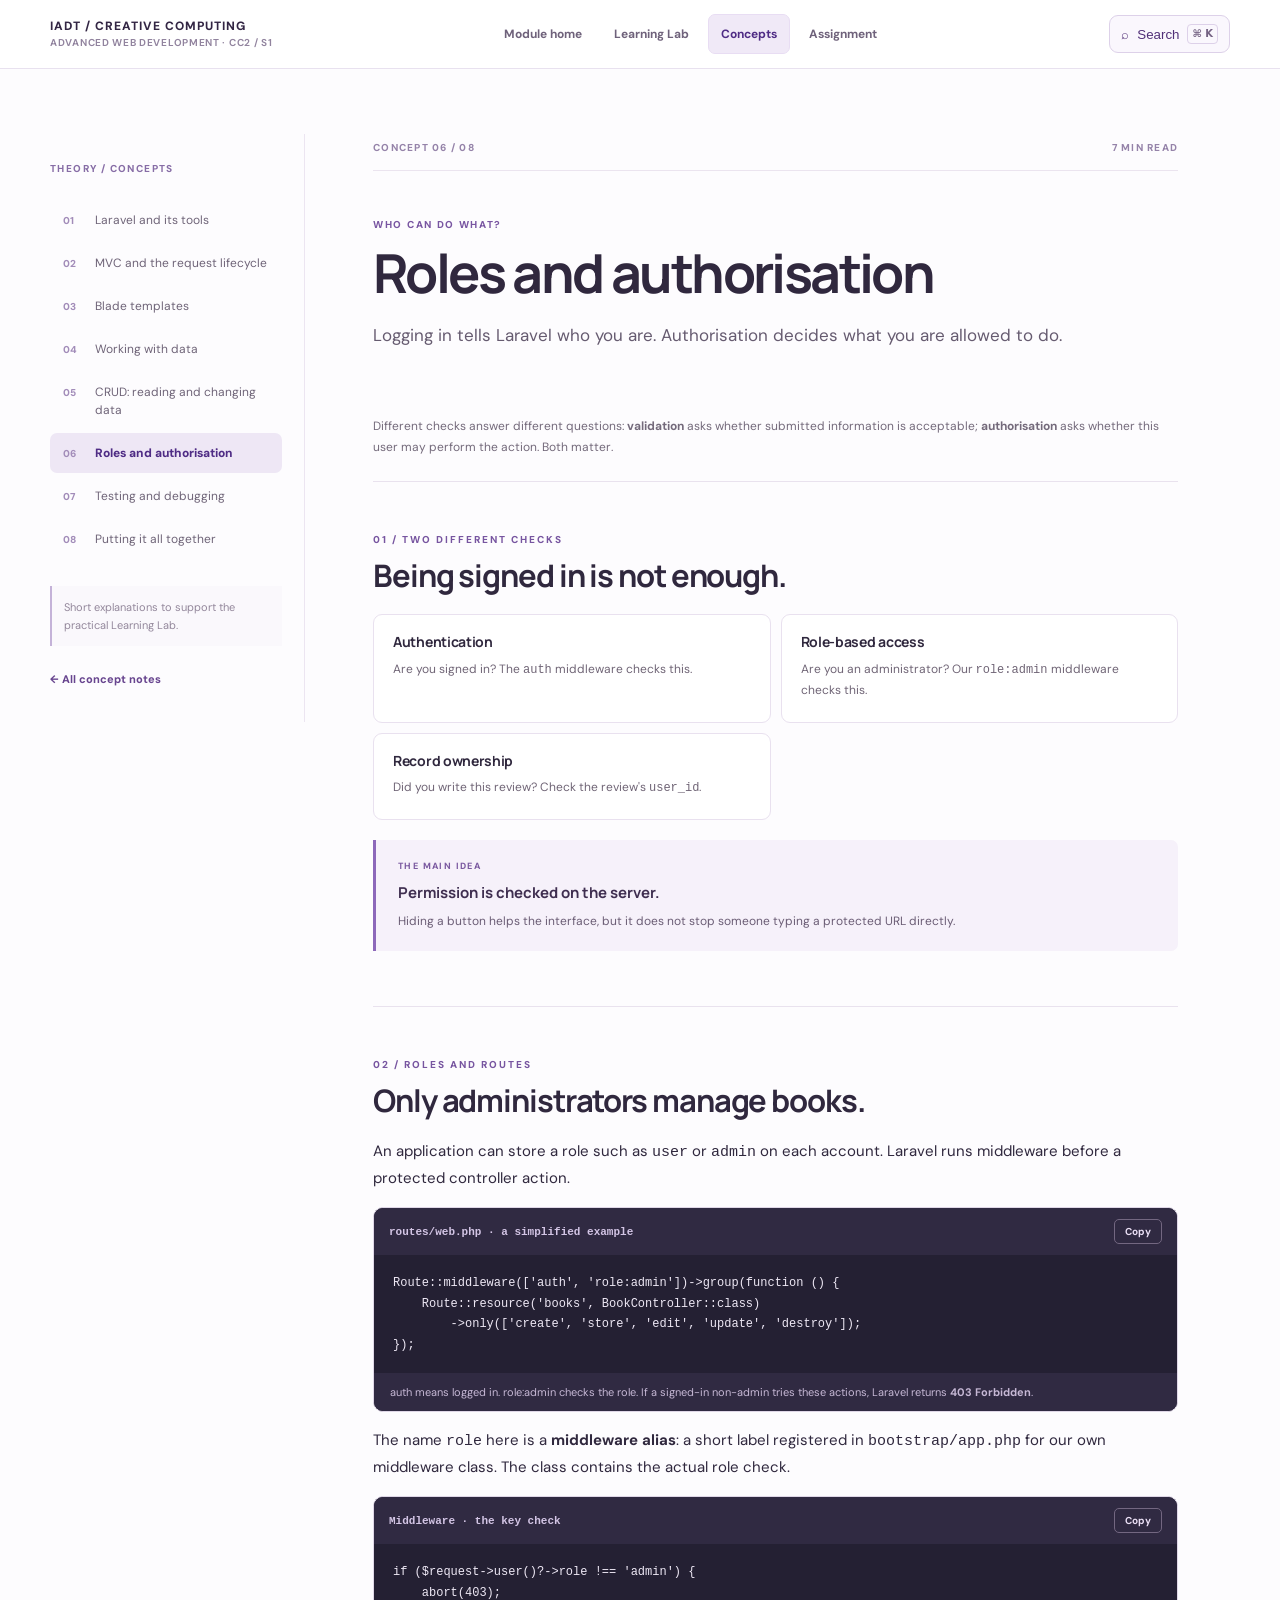
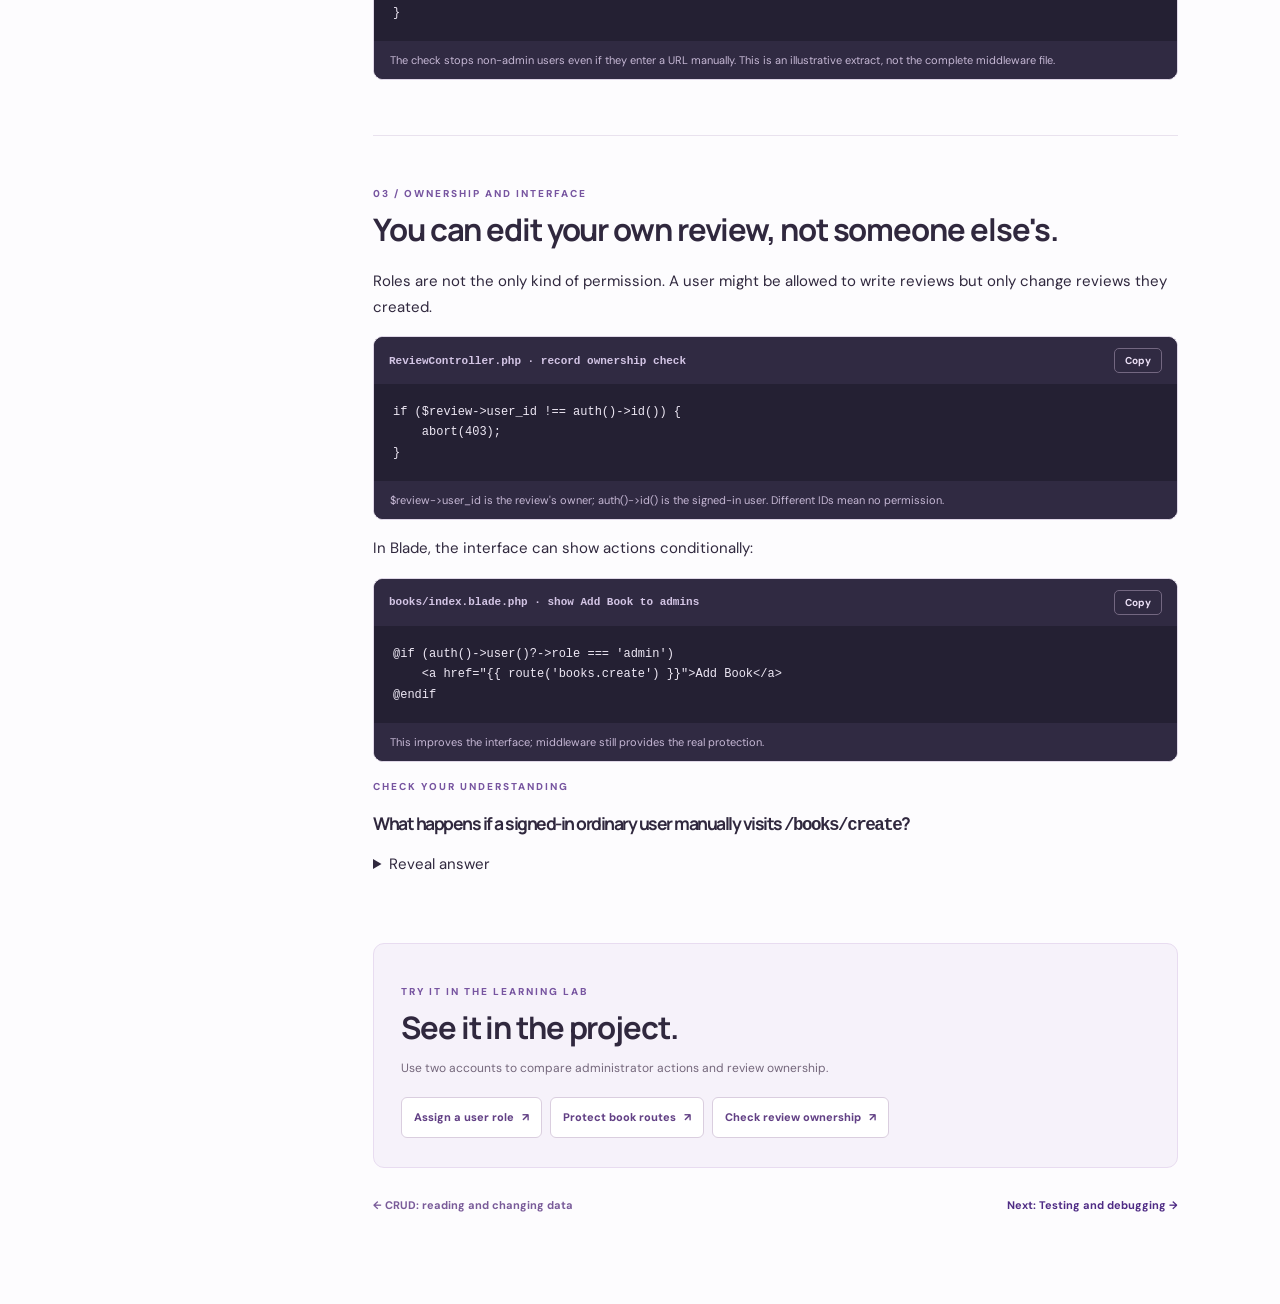
<file: authorisation.html>
<!DOCTYPE html>

<html lang="en"><head><meta charset="utf-8"/><meta content="width=device-width,initial-scale=1" name="viewport"/><meta content="How Laravel checks user roles and review ownership." name="description"/><title>Roles and authorisation · Advanced Web Development</title><link href="site.css" rel="stylesheet"/><link href="concepts.css" rel="stylesheet"/><script defer="" src="concepts.js"></script><link href="module-nav.css" rel="stylesheet"/><link rel="stylesheet" href="search.css"></head><body><a class="skip" href="#main">Skip to main content</a><div class="module-nav" role="banner"><div class="module-nav-inner"><a aria-label="Advanced Web Development, module home" class="module-nav-brand" href="index.html"><strong>IADT / CREATIVE COMPUTING</strong><small>ADVANCED WEB DEVELOPMENT · CC2 / S1</small></a><nav aria-label="Module resources" class="module-nav-links"><a href="index.html">Module home</a><a href="learning-lab/index.html">Learning Lab</a><a aria-current="page" href="theory.html">Concepts</a><a href="assignment.html">Assignment</a></nav><button type="button" class="awd-search-trigger" aria-label="Search course materials (Command or Control K)"><span aria-hidden="true">⌕</span><span class="awd-search-label">Search</span><kbd>⌘ K</kbd></button></div></div><main class="shell concept-layout" id="main"><aside aria-label="Concept navigation" class="concept-sidebar"><p class="side-eyebrow">THEORY / CONCEPTS</p><nav><a href="laravel-tools.html"><span>01</span> Laravel and its tools</a><a href="mvc-request.html"><span>02</span> MVC and the request lifecycle</a><a href="blade-templates.html"><span>03</span> Blade templates</a><a href="data-eloquent.html"><span>04</span> Working with data</a><a href="crud.html"><span>05</span> CRUD: reading and changing data</a><a class="current" href="authorisation.html"><span>06</span> Roles and authorisation</a><a href="testing-debugging.html"><span>07</span> Testing and debugging</a><a href="request-trace.html"><span>08</span> Putting it all together</a></nav><div class="side-tip">Short explanations to support the practical Learning Lab.</div><a class="back-all" href="theory.html">← All concept notes</a></aside><article class="concept-content"><div class="concept-overline"><span>CONCEPT 06 / 08</span><span>7 MIN READ</span></div>
<p class="concept-tag">WHO CAN DO WHAT?</p><h1>Roles and authorisation</h1>
<p class="concept-lead">Logging in tells Laravel who you are. Authorisation decides what you are allowed to do.</p><p class="micro-note">Different checks answer different questions: <strong>validation</strong> asks whether submitted information is acceptable; <strong>authorisation</strong> asks whether this user may perform the action. Both matter.</p>
<section class="concept-section"><p class="section-index">01 / TWO DIFFERENT CHECKS</p><h2>Being signed in is not enough.</h2>
<div class="concept-grid"><div class="mini"><h3>Authentication</h3><p>Are you signed in? The <code>auth</code> middleware checks this.</p></div><div class="mini"><h3>Role-based access</h3><p>Are you an administrator? Our <code>role:admin</code> middleware checks this.</p></div><div class="mini"><h3>Record ownership</h3><p>Did you write this review? Check the review's <code>user_id</code>.</p></div></div>
<aside class="remember"><span>THE MAIN IDEA</span><strong>Permission is checked on the server.</strong><p>Hiding a button helps the interface, but it does not stop someone typing a protected URL directly.</p></aside></section>
<section class="concept-section"><p class="section-index">02 / ROLES AND ROUTES</p><h2>Only administrators manage books.</h2>
<p>An application can store a role such as <code>user</code> or <code>admin</code> on each account. Laravel runs middleware before a protected controller action.</p>
<div class="code-card"><div class="code-head"><span>routes/web.php · a simplified example</span><button aria-label="Copy code example" class="copy-code" type="button">Copy</button></div><pre><code>Route::middleware(['auth', 'role:admin'])-&gt;group(function () {
    Route::resource('books', BookController::class)
        -&gt;only(['create', 'store', 'edit', 'update', 'destroy']);
});</code></pre><p class="code-caption"><code>auth</code> means logged in. <code>role:admin</code> checks the role. If a signed-in non-admin tries these actions, Laravel returns <strong>403 Forbidden</strong>.</p></div>
<p>The name <code>role</code> here is a <strong>middleware alias</strong>: a short label registered in <code>bootstrap/app.php</code> for our own middleware class. The class contains the actual role check.</p>
<div class="code-card"><div class="code-head"><span>Middleware · the key check</span><button aria-label="Copy code example" class="copy-code" type="button">Copy</button></div><pre><code>if ($request-&gt;user()?-&gt;role !== 'admin') {
    abort(403);
}</code></pre><p class="code-caption">The check stops non-admin users even if they enter a URL manually. This is an illustrative extract, not the complete middleware file.</p></div></section>
<section class="concept-section"><p class="section-index">03 / OWNERSHIP AND INTERFACE</p><h2>You can edit your own review, not someone else's.</h2>
<p>Roles are not the only kind of permission. A user might be allowed to write reviews but only change reviews they created.</p>
<div class="code-card"><div class="code-head"><span>ReviewController.php · record ownership check</span><button aria-label="Copy code example" class="copy-code" type="button">Copy</button></div><pre><code>if ($review-&gt;user_id !== auth()-&gt;id()) {
    abort(403);
}</code></pre><p class="code-caption"><code>$review-&gt;user_id</code> is the review's owner; <code>auth()-&gt;id()</code> is the signed-in user. Different IDs mean no permission.</p></div>
<p>In Blade, the interface can show actions conditionally:</p>
<div class="code-card"><div class="code-head"><span>books/index.blade.php · show Add Book to admins</span><button aria-label="Copy code example" class="copy-code" type="button">Copy</button></div><pre><code>@if (auth()-&gt;user()?-&gt;role === 'admin')
    &lt;a href="{{ route('books.create') }}"&gt;Add Book&lt;/a&gt;
@endif</code></pre><p class="code-caption">This improves the interface; middleware still provides the real protection.</p></div>
<div class="quick-check"><p class="section-index">CHECK YOUR UNDERSTANDING</p><h3>What happens if a signed-in ordinary user manually visits <code>/books/create</code>?</h3><details><summary>Reveal answer</summary><p>Laravel should return <strong>403 Forbidden</strong>. Hiding the Add Book link alone would not be enough.</p></details></div></section>
<section class="lab-section"><p class="section-index">TRY IT IN THE LEARNING LAB</p><h2>See it in the project.</h2><p>Use two accounts to compare administrator actions and review ownership.</p><div class="lab-links"><a class="lab-link" href="learning-lab/index.html#m07-s01">Assign a user role <span>↗</span></a><a class="lab-link" href="learning-lab/index.html#m07-s02">Protect book routes <span>↗</span></a><a class="lab-link" href="learning-lab/index.html#m07-s03">Check review ownership <span>↗</span></a></div></section><div class="page-turn"><a href="crud.html">← CRUD: reading and changing data</a><a class="next-page" href="testing-debugging.html">Next: Testing and debugging →</a></div></article></main><script src="search-index.js"></script><script src="search.js" data-search-root="./"></script></body></html>
</file>
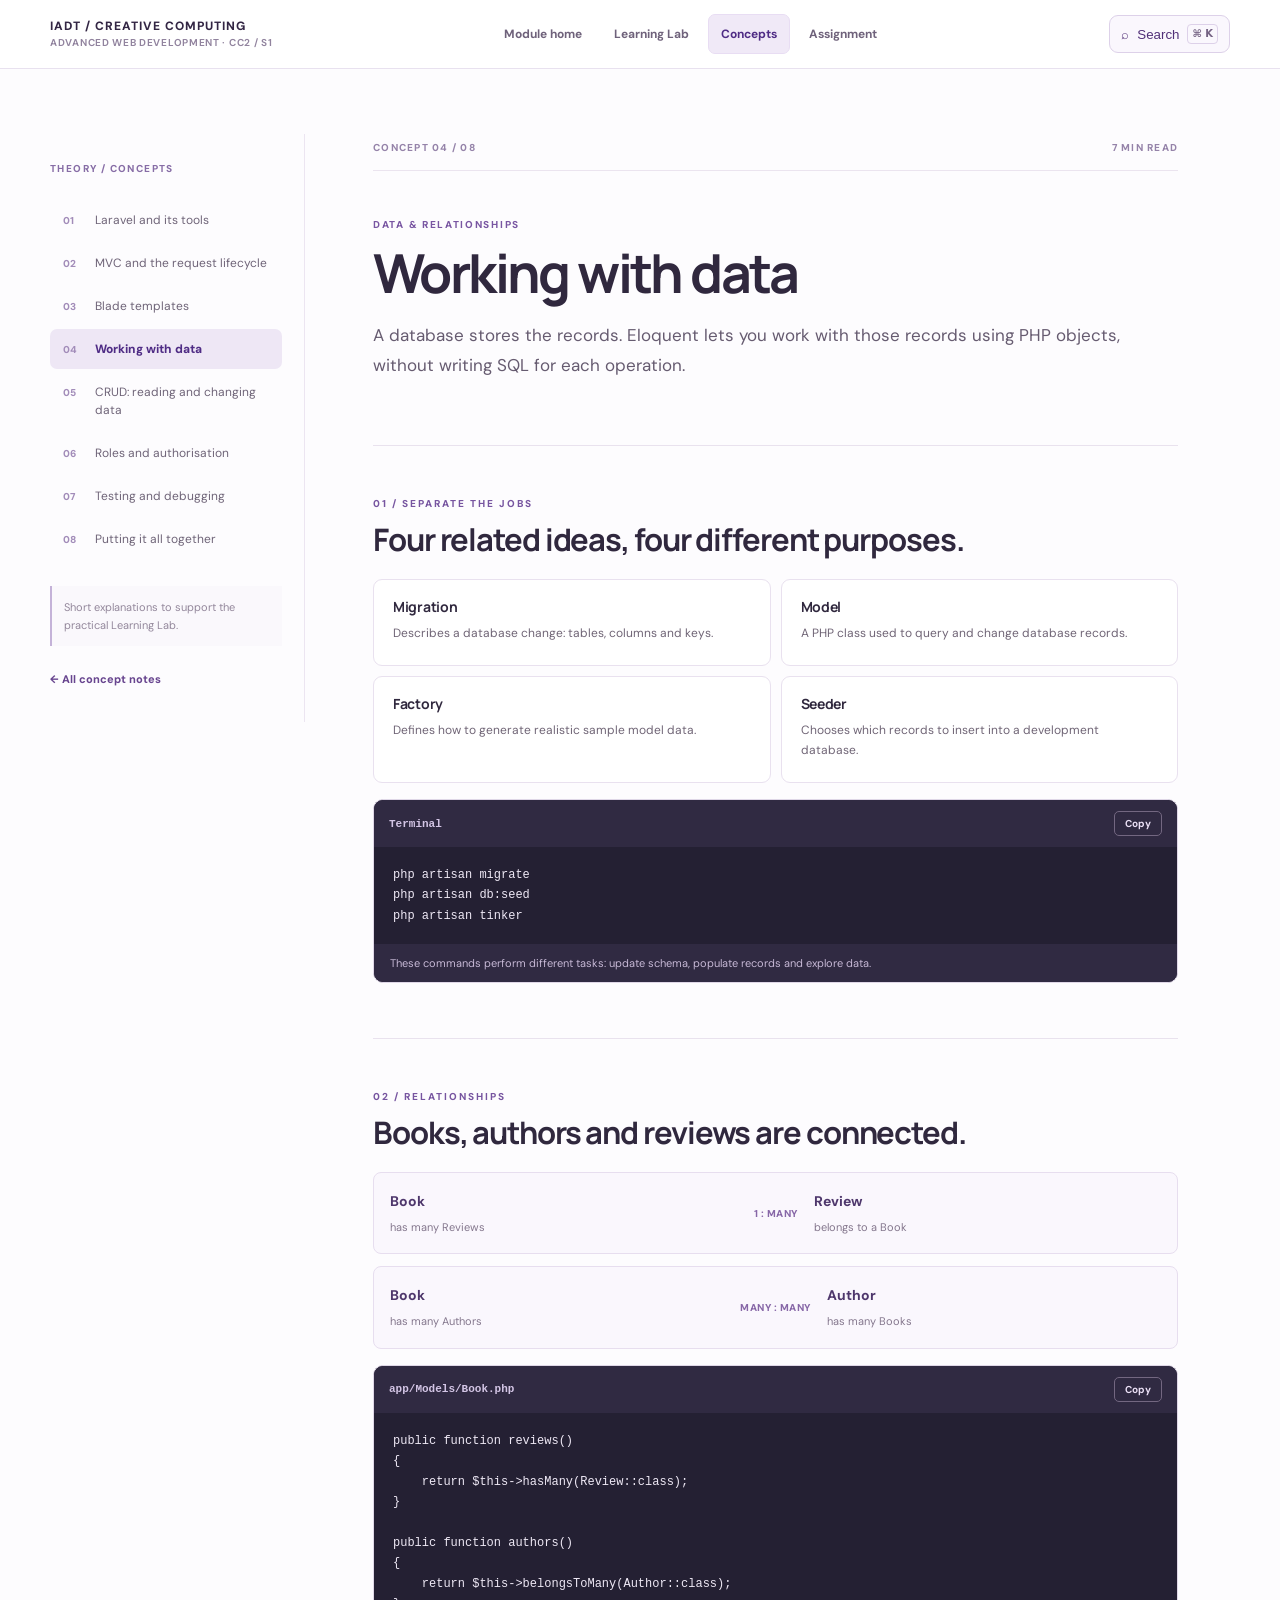
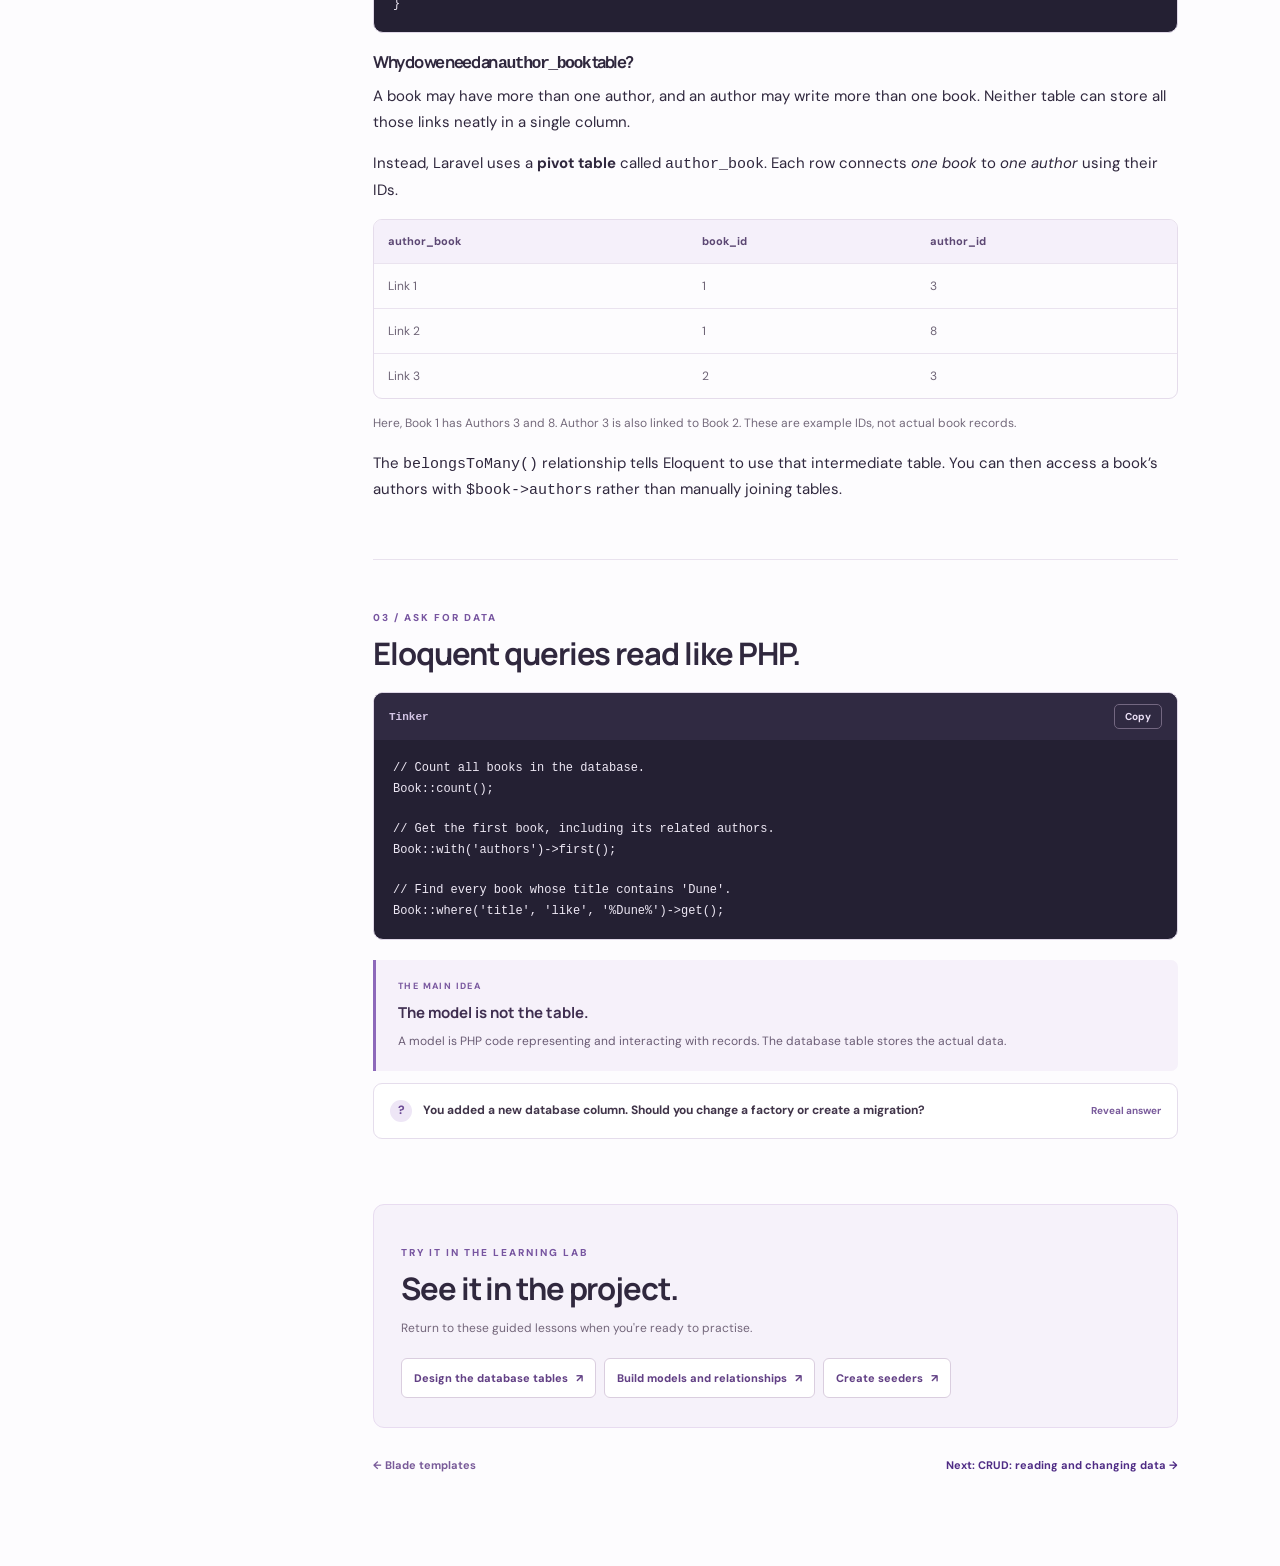
<file: data-eloquent.html>
<!DOCTYPE html>

<html lang="en"><head><meta charset="utf-8"/><meta content="width=device-width,initial-scale=1" name="viewport"/><meta content="Migrations, models, relationships and sample data." name="description"/><title>Working with data · Advanced Web Development</title><link href="site.css" rel="stylesheet"/><link href="concepts.css" rel="stylesheet"/><script defer="" src="concepts.js"></script><link href="module-nav.css" rel="stylesheet"/><link rel="stylesheet" href="search.css"></head><body><a class="skip" href="#main">Skip to main content</a><div class="module-nav" role="banner"><div class="module-nav-inner"><a aria-label="Advanced Web Development, module home" class="module-nav-brand" href="index.html"><strong>IADT / CREATIVE COMPUTING</strong><small>ADVANCED WEB DEVELOPMENT · CC2 / S1</small></a><nav aria-label="Module resources" class="module-nav-links"><a href="index.html">Module home</a><a href="learning-lab/index.html">Learning Lab</a><a aria-current="page" href="theory.html">Concepts</a><a href="assignment.html">Assignment</a></nav><button type="button" class="awd-search-trigger" aria-label="Search course materials (Command or Control K)"><span aria-hidden="true">⌕</span><span class="awd-search-label">Search</span><kbd>⌘ K</kbd></button></div></div><main class="shell concept-layout" id="main"><aside aria-label="Concept navigation" class="concept-sidebar"><p class="side-eyebrow">THEORY / CONCEPTS</p><nav><a href="laravel-tools.html"><span>01</span> Laravel and its tools</a><a href="mvc-request.html"><span>02</span> MVC and the request lifecycle</a><a href="blade-templates.html"><span>03</span> Blade templates</a><a class="current" href="data-eloquent.html"><span>04</span> Working with data</a><a href="crud.html"><span>05</span> CRUD: reading and changing data</a><a href="authorisation.html"><span>06</span> Roles and authorisation</a><a href="testing-debugging.html"><span>07</span> Testing and debugging</a><a href="request-trace.html"><span>08</span> Putting it all together</a></nav><div class="side-tip">Short explanations to support the practical Learning Lab.</div><a class="back-all" href="theory.html">← All concept notes</a></aside><article class="concept-content"><div class="concept-overline"><span>CONCEPT 04 / 08</span><span>7 MIN READ</span></div><p class="concept-tag">DATA &amp; RELATIONSHIPS</p><h1>Working with data</h1><p class="concept-lead">A database stores the records. Eloquent lets you work with those records using PHP objects, without writing SQL for each operation.</p><section class="concept-section"><p class="section-index">01 / SEPARATE THE JOBS</p><h2>Four related ideas, four different purposes.</h2><div class="concept-grid"><div class="mini"><h3>Migration</h3><p>Describes a database change: tables, columns and keys.</p></div><div class="mini"><h3>Model</h3><p>A PHP class used to query and change database records.</p></div><div class="mini"><h3>Factory</h3><p>Defines how to generate realistic sample model data.</p></div><div class="mini"><h3>Seeder</h3><p>Chooses which records to insert into a development database.</p></div></div><div class="code-card"><div class="code-head"><span>Terminal</span><button aria-label="Copy code example" class="copy-code" type="button">Copy</button></div><pre><code>php artisan migrate
php artisan db:seed
php artisan tinker</code></pre><p class="code-caption">These commands perform different tasks: update schema, populate records and explore data.</p></div></section><section class="concept-section"><p class="section-index">02 / RELATIONSHIPS</p><h2>Books, authors and reviews are connected.</h2><div class="relationship"><div><strong>Book</strong><small>has many Reviews</small></div><span>1 : many</span><div><strong>Review</strong><small>belongs to a Book</small></div></div><div class="relationship"><div><strong>Book</strong><small>has many Authors</small></div><span>many : many</span><div><strong>Author</strong><small>has many Books</small></div></div><div class="code-card"><div class="code-head"><span>app/Models/Book.php</span><button aria-label="Copy code example" class="copy-code" type="button">Copy</button></div><pre><code>public function reviews()
{
    return $this-&gt;hasMany(Review::class);
}

public function authors()
{
    return $this-&gt;belongsToMany(Author::class);
}</code></pre></div><div class="relationship-explain"><h3>Why do we need an <code>author_book</code> table?</h3><p>A book may have more than one author, and an author may write more than one book. Neither table can store all those links neatly in a single column.</p><p>Instead, Laravel uses a <strong>pivot table</strong> called <code>author_book</code>. Each row connects <em>one book</em> to <em>one author</em> using their IDs.</p><div class="table-scroll"><table><thead><tr><th>author_book</th><th>book_id</th><th>author_id</th></tr></thead><tbody><tr><td>Link 1</td><td>1</td><td>3</td></tr><tr><td>Link 2</td><td>1</td><td>8</td></tr><tr><td>Link 3</td><td>2</td><td>3</td></tr></tbody></table></div><p class="micro-note">Here, Book 1 has Authors 3 and 8. Author 3 is also linked to Book 2. These are example IDs, not actual book records.</p><p>The <code>belongsToMany()</code> relationship tells Eloquent to use that intermediate table. You can then access a book’s authors with <code>$book-&gt;authors</code> rather than manually joining tables.</p></div></section><section class="concept-section"><p class="section-index">03 / ASK FOR DATA</p><h2>Eloquent queries read like PHP.</h2><div class="code-card"><div class="code-head"><span>Tinker</span><button aria-label="Copy code example" class="copy-code" type="button">Copy</button></div><pre><code>// Count all books in the database.
Book::count();

// Get the first book, including its related authors.
Book::with('authors')-&gt;first();

// Find every book whose title contains 'Dune'.
Book::where('title', 'like', '%Dune%')-&gt;get();</code></pre></div><aside class="remember"><span>THE MAIN IDEA</span><strong>The model is not the table.</strong><p>A model is PHP code representing and interacting with records. The database table stores the actual data.</p></aside><details class="check"><summary><span class="check-ico">?</span>You added a new database column. Should you change a factory or create a migration?<span class="reveal">Reveal answer</span></summary><p>Create a <strong>migration</strong> to change the database structure. You may then update a factory if the new field should appear in sample records.</p></details></section><section class="lab-section"><p class="section-index">TRY IT IN THE LEARNING LAB</p><h2>See it in the project.</h2><p>Return to these guided lessons when you're ready to practise.</p><div class="lab-links"><a class="lab-link" href="learning-lab/index.html#m02-s02">Design the database tables <span>↗</span></a><a class="lab-link" href="learning-lab/index.html#m02-s03">Build models and relationships <span>↗</span></a><a class="lab-link" href="learning-lab/index.html#m03-s03">Create seeders <span>↗</span></a></div></section><div class="page-turn"><a href="blade-templates.html">← Blade templates</a><a class="next-page" href="crud.html">Next: CRUD: reading and changing data →</a></div></article></main><script src="search-index.js"></script><script src="search.js" data-search-root="./"></script></body></html>
</file>
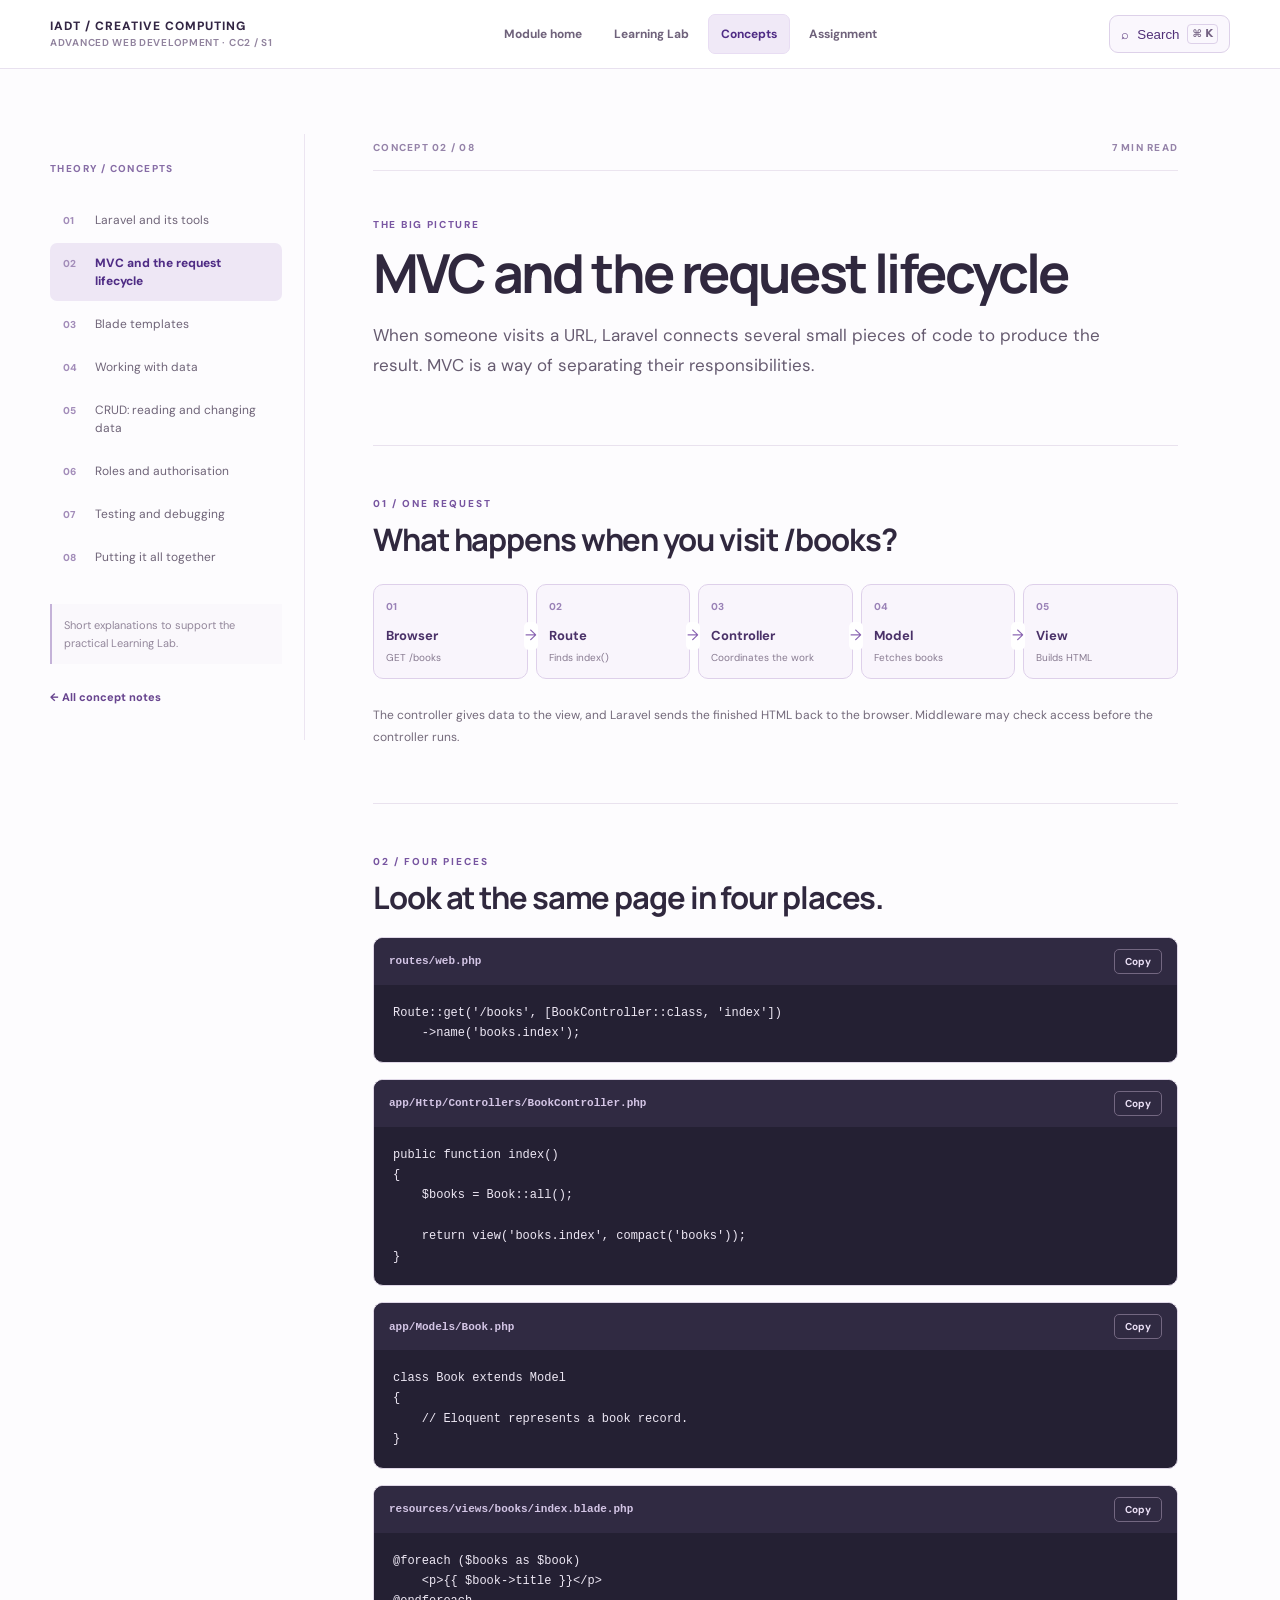
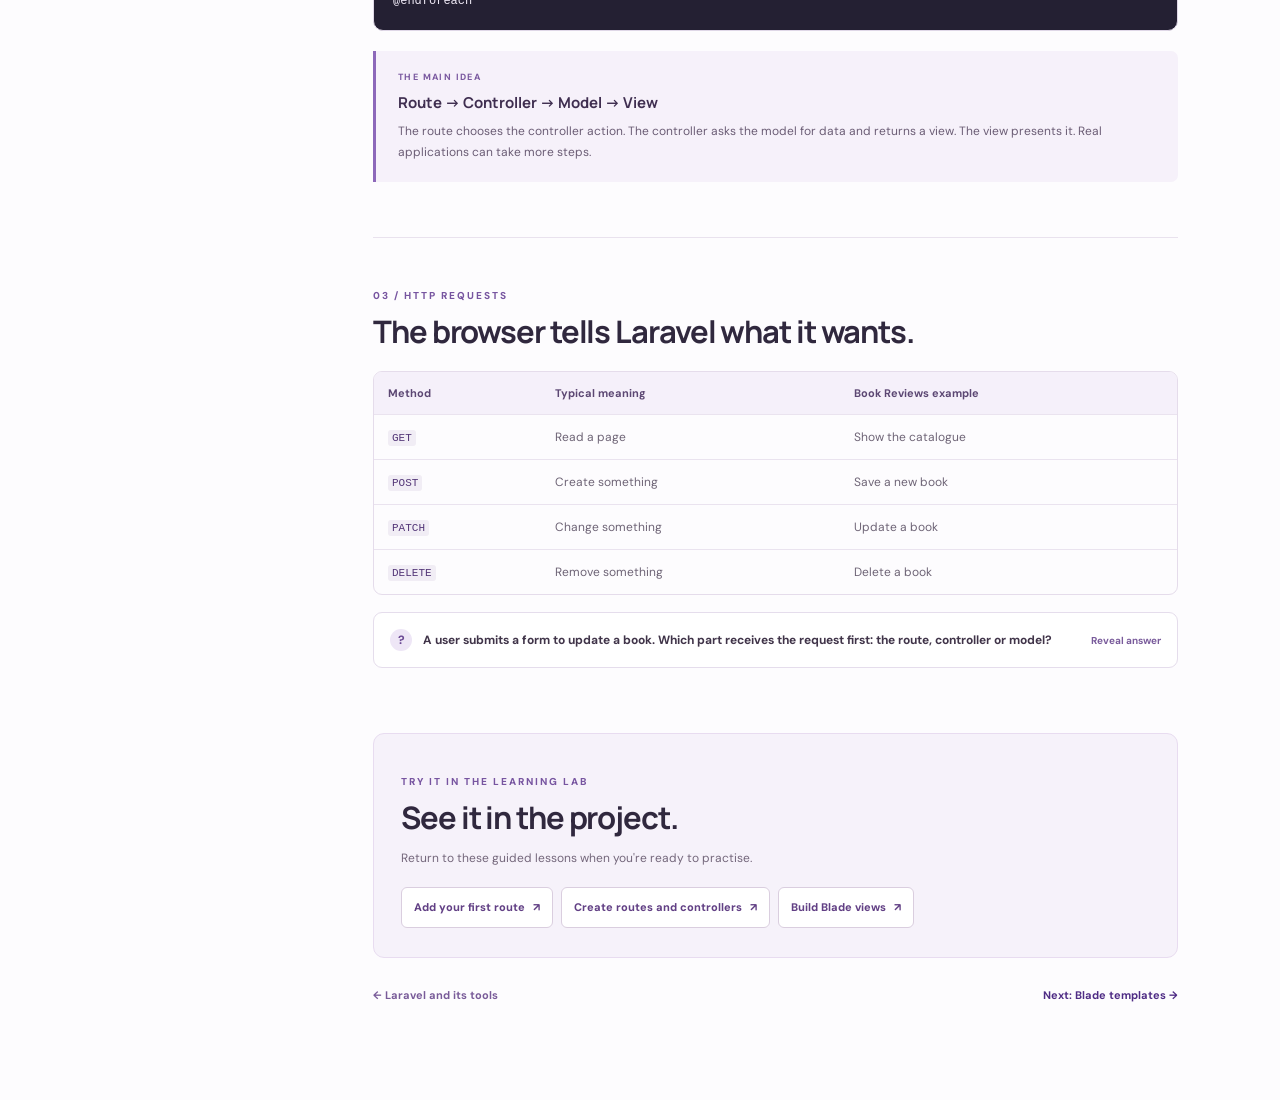
<file: mvc-request.html>
<!DOCTYPE html>

<html lang="en"><head><meta charset="utf-8"/><meta content="width=device-width,initial-scale=1" name="viewport"/><meta content="Follow a request from the browser to the response." name="description"/><title>MVC and the request lifecycle · Advanced Web Development</title><link href="site.css" rel="stylesheet"/><link href="concepts.css" rel="stylesheet"/><script defer="" src="concepts.js"></script><link href="module-nav.css" rel="stylesheet"/><link rel="stylesheet" href="search.css"></head><body><a class="skip" href="#main">Skip to main content</a><div class="module-nav" role="banner"><div class="module-nav-inner"><a aria-label="Advanced Web Development, module home" class="module-nav-brand" href="index.html"><strong>IADT / CREATIVE COMPUTING</strong><small>ADVANCED WEB DEVELOPMENT · CC2 / S1</small></a><nav aria-label="Module resources" class="module-nav-links"><a href="index.html">Module home</a><a href="learning-lab/index.html">Learning Lab</a><a aria-current="page" href="theory.html">Concepts</a><a href="assignment.html">Assignment</a></nav><button type="button" class="awd-search-trigger" aria-label="Search course materials (Command or Control K)"><span aria-hidden="true">⌕</span><span class="awd-search-label">Search</span><kbd>⌘ K</kbd></button></div></div><main class="shell concept-layout" id="main"><aside aria-label="Concept navigation" class="concept-sidebar"><p class="side-eyebrow">THEORY / CONCEPTS</p><nav><a href="laravel-tools.html"><span>01</span> Laravel and its tools</a><a class="current" href="mvc-request.html"><span>02</span> MVC and the request lifecycle</a><a href="blade-templates.html"><span>03</span> Blade templates</a><a href="data-eloquent.html"><span>04</span> Working with data</a><a href="crud.html"><span>05</span> CRUD: reading and changing data</a><a href="authorisation.html"><span>06</span> Roles and authorisation</a><a href="testing-debugging.html"><span>07</span> Testing and debugging</a><a href="request-trace.html"><span>08</span> Putting it all together</a></nav><div class="side-tip">Short explanations to support the practical Learning Lab.</div><a class="back-all" href="theory.html">← All concept notes</a></aside><article class="concept-content"><div class="concept-overline"><span>CONCEPT 02 / 08</span><span>7 MIN READ</span></div><p class="concept-tag">THE BIG PICTURE</p><h1>MVC and the request lifecycle</h1><p class="concept-lead">When someone visits a URL, Laravel connects several small pieces of code to produce the result. MVC is a way of separating their responsibilities.</p><section class="concept-section"><p class="section-index">01 / ONE REQUEST</p><h2>What happens when you visit /books?</h2><div aria-label="Request flow" class="concept-flow"><div class="flow-node"><span>01</span><strong>Browser</strong><small>GET /books</small></div><div class="flow-node"><span>02</span><strong>Route</strong><small>Finds index()</small></div><div class="flow-node"><span>03</span><strong>Controller</strong><small>Coordinates the work</small></div><div class="flow-node"><span>04</span><strong>Model</strong><small>Fetches books</small></div><div class="flow-node"><span>05</span><strong>View</strong><small>Builds HTML</small></div></div><p class="micro-note">The controller gives data to the view, and Laravel sends the finished HTML back to the browser. Middleware may check access before the controller runs.</p></section><section class="concept-section"><p class="section-index">02 / FOUR PIECES</p><h2>Look at the same page in four places.</h2><div class="code-card"><div class="code-head"><span>routes/web.php</span><button aria-label="Copy code example" class="copy-code" type="button">Copy</button></div><pre><code>Route::get('/books', [BookController::class, 'index'])
    -&gt;name('books.index');</code></pre></div><div class="code-card"><div class="code-head"><span>app/Http/Controllers/BookController.php</span><button aria-label="Copy code example" class="copy-code" type="button">Copy</button></div><pre><code>public function index()
{
    $books = Book::all();

    return view('books.index', compact('books'));
}</code></pre></div><div class="code-card"><div class="code-head"><span>app/Models/Book.php</span><button aria-label="Copy code example" class="copy-code" type="button">Copy</button></div><pre><code>class Book extends Model
{
    // Eloquent represents a book record.
}</code></pre></div><div class="code-card"><div class="code-head"><span>resources/views/books/index.blade.php</span><button aria-label="Copy code example" class="copy-code" type="button">Copy</button></div><pre><code>@foreach ($books as $book)
    &lt;p&gt;{{ $book-&gt;title }}&lt;/p&gt;
@endforeach</code></pre></div><aside class="remember"><span>THE MAIN IDEA</span><strong>Route → Controller → Model → View</strong><p>The route chooses the controller action. The controller asks the model for data and returns a view. The view presents it. Real applications can take more steps.</p></aside></section><section class="concept-section"><p class="section-index">03 / HTTP REQUESTS</p><h2>The browser tells Laravel what it wants.</h2><div class="table-scroll"><table><thead><tr><th>Method</th><th>Typical meaning</th><th>Book Reviews example</th></tr></thead><tbody><tr><td><code>GET</code></td><td>Read a page</td><td>Show the catalogue</td></tr><tr><td><code>POST</code></td><td>Create something</td><td>Save a new book</td></tr><tr><td><code>PATCH</code></td><td>Change something</td><td>Update a book</td></tr><tr><td><code>DELETE</code></td><td>Remove something</td><td>Delete a book</td></tr></tbody></table></div><details class="check"><summary><span class="check-ico">?</span>A user submits a form to update a book. Which part receives the request first: the route, controller or model?<span class="reveal">Reveal answer</span></summary><p>Laravel matches the <strong>route</strong> first. The route then directs the request to the appropriate controller action (after relevant middleware).</p></details></section><section class="lab-section"><p class="section-index">TRY IT IN THE LEARNING LAB</p><h2>See it in the project.</h2><p>Return to these guided lessons when you're ready to practise.</p><div class="lab-links"><a class="lab-link" href="learning-lab/index.html#route">Add your first route <span>↗</span></a><a class="lab-link" href="learning-lab/index.html#m04-s01">Create routes and controllers <span>↗</span></a><a class="lab-link" href="learning-lab/index.html#m04-s02">Build Blade views <span>↗</span></a></div></section><div class="page-turn"><a href="laravel-tools.html">← Laravel and its tools</a><a class="next-page" href="blade-templates.html">Next: Blade templates →</a></div></article></main><script src="search-index.js"></script><script src="search.js" data-search-root="./"></script></body></html>
</file>
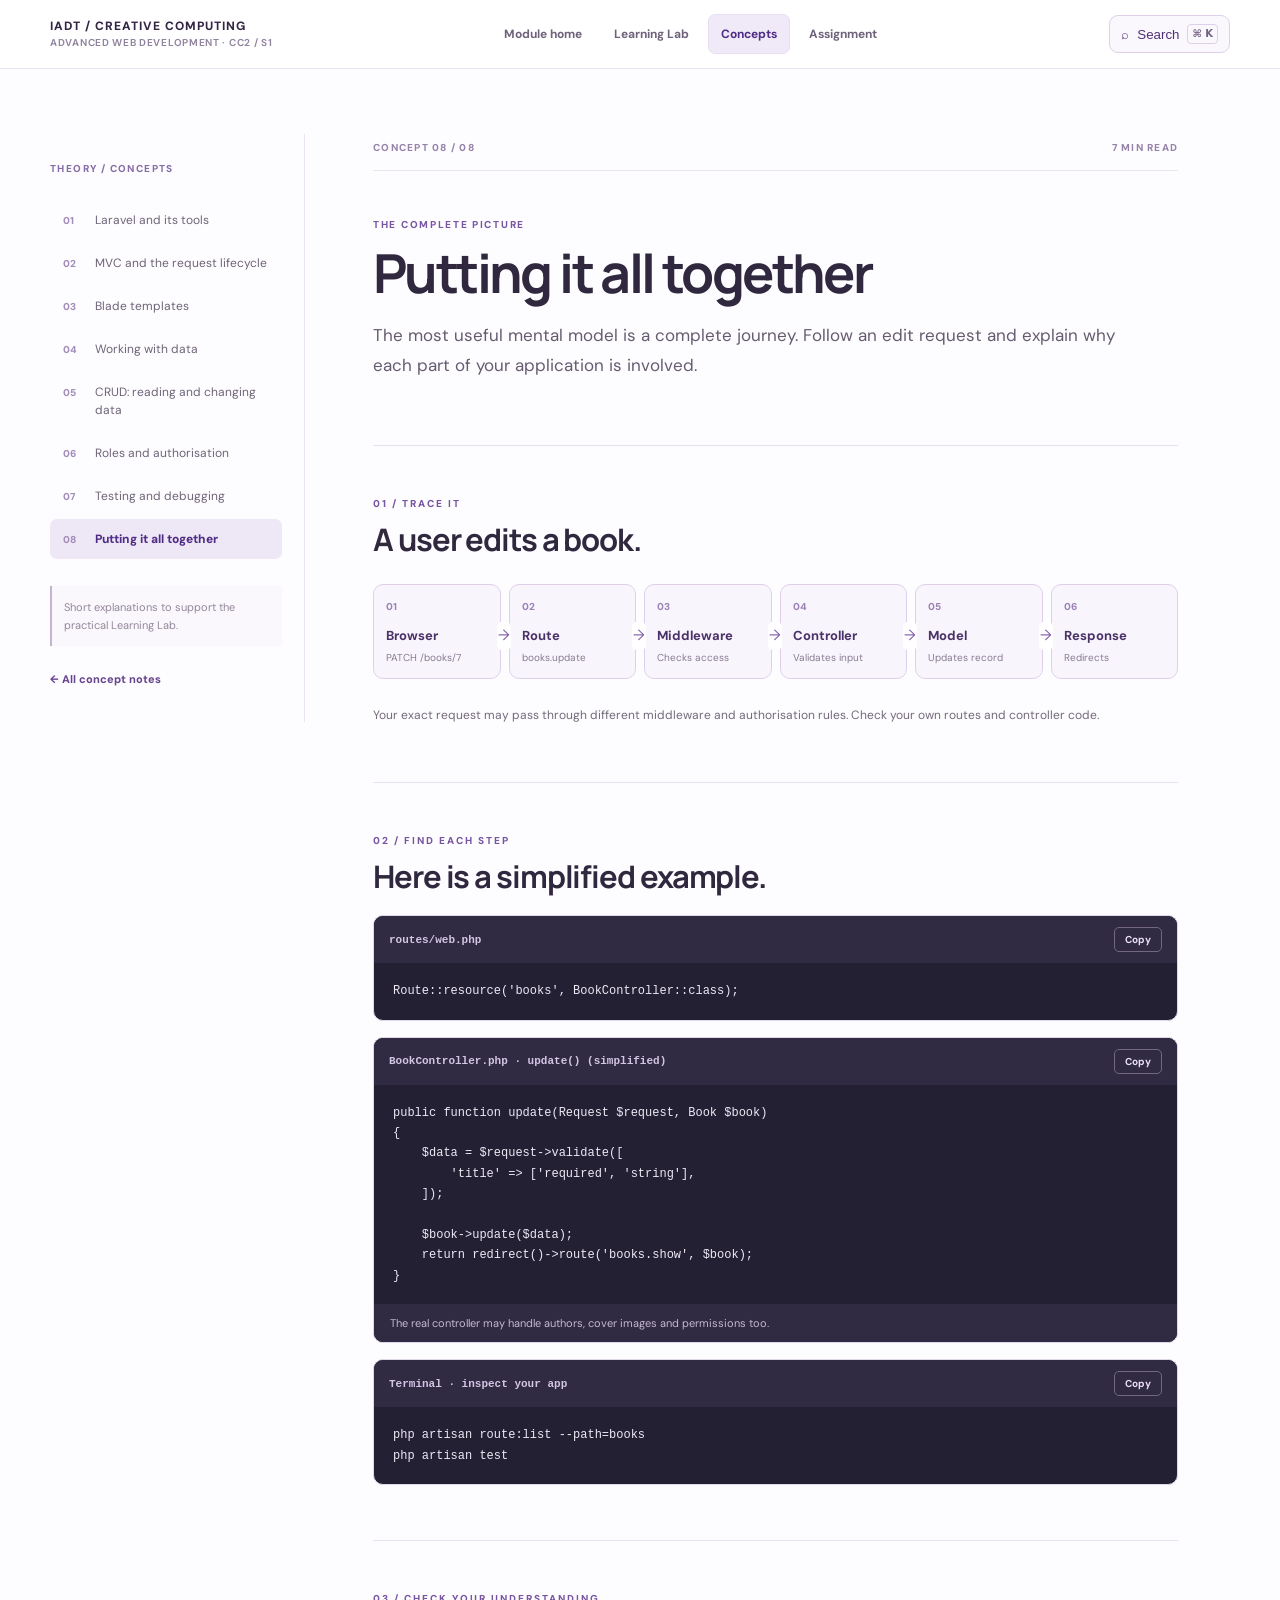
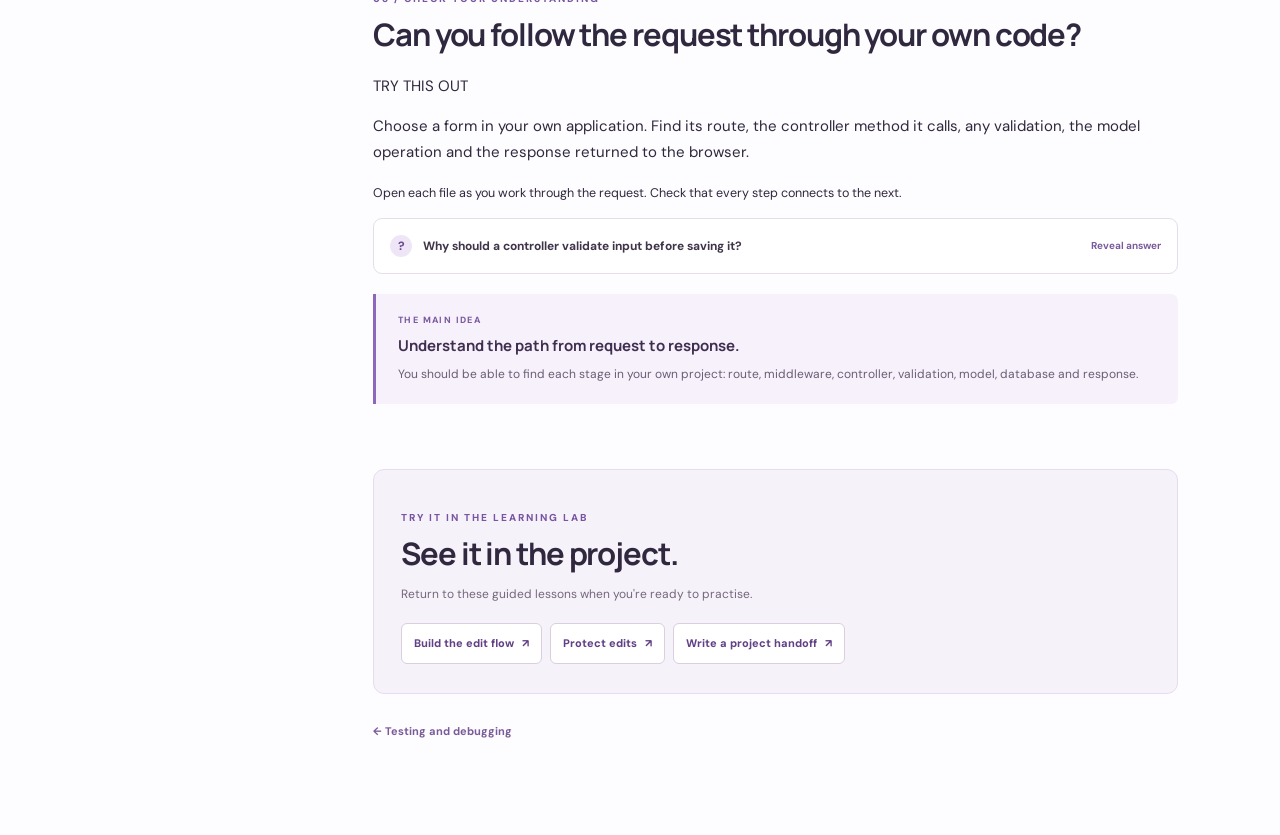
<file: request-trace.html>
<!DOCTYPE html>

<html lang="en"><head><meta charset="utf-8"/><meta content="width=device-width,initial-scale=1" name="viewport"/><meta content="Trace a web request through the Laravel application." name="description"/><title>Putting it all together · Advanced Web Development</title><link href="site.css" rel="stylesheet"/><link href="concepts.css" rel="stylesheet"/><script defer="" src="concepts.js"></script><link href="module-nav.css" rel="stylesheet"/><link rel="stylesheet" href="search.css"></head><body><a class="skip" href="#main">Skip to main content</a><div class="module-nav" role="banner"><div class="module-nav-inner"><a aria-label="Advanced Web Development, module home" class="module-nav-brand" href="index.html"><strong>IADT / CREATIVE COMPUTING</strong><small>ADVANCED WEB DEVELOPMENT · CC2 / S1</small></a><nav aria-label="Module resources" class="module-nav-links"><a href="index.html">Module home</a><a href="learning-lab/index.html">Learning Lab</a><a aria-current="page" href="theory.html">Concepts</a><a href="assignment.html">Assignment</a></nav><button type="button" class="awd-search-trigger" aria-label="Search course materials (Command or Control K)"><span aria-hidden="true">⌕</span><span class="awd-search-label">Search</span><kbd>⌘ K</kbd></button></div></div><main class="shell concept-layout" id="main"><aside aria-label="Concept navigation" class="concept-sidebar"><p class="side-eyebrow">THEORY / CONCEPTS</p><nav><a href="laravel-tools.html"><span>01</span> Laravel and its tools</a><a href="mvc-request.html"><span>02</span> MVC and the request lifecycle</a><a href="blade-templates.html"><span>03</span> Blade templates</a><a href="data-eloquent.html"><span>04</span> Working with data</a><a href="crud.html"><span>05</span> CRUD: reading and changing data</a><a href="authorisation.html"><span>06</span> Roles and authorisation</a><a href="testing-debugging.html"><span>07</span> Testing and debugging</a><a class="current" href="request-trace.html"><span>08</span> Putting it all together</a></nav><div class="side-tip">Short explanations to support the practical Learning Lab.</div><a class="back-all" href="theory.html">← All concept notes</a></aside><article class="concept-content"><div class="concept-overline"><span>CONCEPT 08 / 08</span><span>7 MIN READ</span></div><p class="concept-tag">THE COMPLETE PICTURE</p><h1>Putting it all together</h1><p class="concept-lead">The most useful mental model is a complete journey. Follow an edit request and explain why each part of your application is involved.</p><section class="concept-section"><p class="section-index">01 / TRACE IT</p><h2>A user edits a book.</h2><div aria-label="Request flow" class="concept-flow"><div class="flow-node"><span>01</span><strong>Browser</strong><small>PATCH /books/7</small></div><div class="flow-node"><span>02</span><strong>Route</strong><small>books.update</small></div><div class="flow-node"><span>03</span><strong>Middleware</strong><small>Checks access</small></div><div class="flow-node"><span>04</span><strong>Controller</strong><small>Validates input</small></div><div class="flow-node"><span>05</span><strong>Model</strong><small>Updates record</small></div><div class="flow-node"><span>06</span><strong>Response</strong><small>Redirects</small></div></div><p class="micro-note">Your exact request may pass through different middleware and authorisation rules. Check your own routes and controller code.</p></section><section class="concept-section"><p class="section-index">02 / FIND EACH STEP</p><h2>Here is a simplified example.</h2><div class="code-card"><div class="code-head"><span>routes/web.php</span><button aria-label="Copy code example" class="copy-code" type="button">Copy</button></div><pre><code>Route::resource('books', BookController::class);</code></pre></div><div class="code-card"><div class="code-head"><span>BookController.php · update() (simplified)</span><button aria-label="Copy code example" class="copy-code" type="button">Copy</button></div><pre><code>public function update(Request $request, Book $book)
{
    $data = $request-&gt;validate([
        'title' =&gt; ['required', 'string'],
    ]);

    $book-&gt;update($data);
    return redirect()-&gt;route('books.show', $book);
}</code></pre><p class="code-caption">The real controller may handle authors, cover images and permissions too.</p></div><div class="code-card"><div class="code-head"><span>Terminal · inspect your app</span><button aria-label="Copy code example" class="copy-code" type="button">Copy</button></div><pre><code>php artisan route:list --path=books
php artisan test</code></pre></div></section><section class="concept-section"><p class="section-index">03 / CHECK YOUR UNDERSTANDING</p><h2>Can you follow the request through your own code?</h2><div class="practice-box"><span>TRY THIS OUT</span><p>Choose a form in your own application. Find its route, the controller method it calls, any validation, the model operation and the response returned to the browser.</p><small>Open each file as you work through the request. Check that every step connects to the next.</small></div><details class="check"><summary><span class="check-ico">?</span>Why should a controller validate input before saving it?<span class="reveal">Reveal answer</span></summary><p>Validation checks submitted values against the application’s rules before they are saved, helping prevent missing or incorrect data.</p></details><aside class="remember"><span>THE MAIN IDEA</span><strong>Understand the path from request to response.</strong><p>You should be able to find each stage in your own project: route, middleware, controller, validation, model, database and response.</p></aside></section><section class="lab-section"><p class="section-index">TRY IT IN THE LEARNING LAB</p><h2>See it in the project.</h2><p>Return to these guided lessons when you're ready to practise.</p><div class="lab-links"><a class="lab-link" href="learning-lab/index.html#m05-s03">Build the edit flow <span>↗</span></a><a class="lab-link" href="learning-lab/index.html#m06-s02">Protect edits <span>↗</span></a><a class="lab-link" href="learning-lab/index.html#m09-s03">Write a project handoff <span>↗</span></a></div></section><div class="page-turn"><a href="testing-debugging.html">← Testing and debugging</a></div></article></main><script src="search-index.js"></script><script src="search.js" data-search-root="./"></script></body></html>
</file>
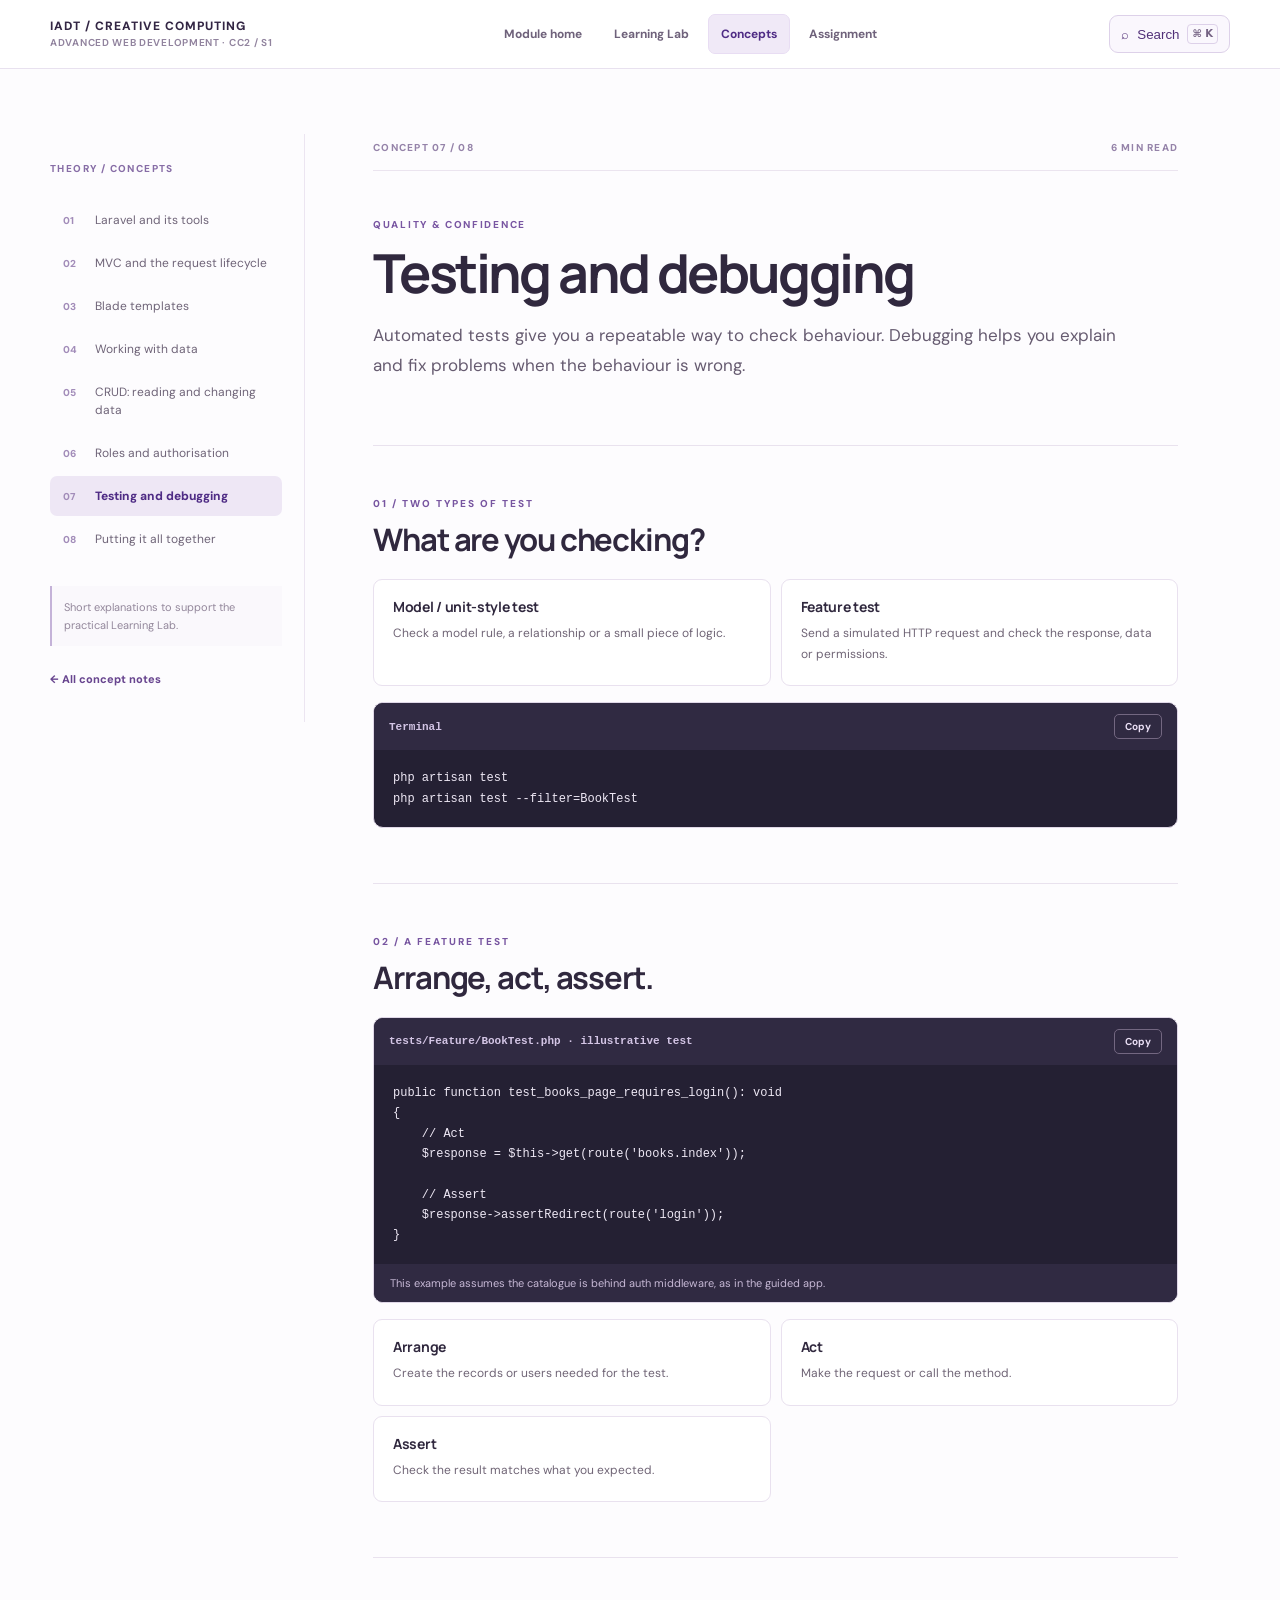
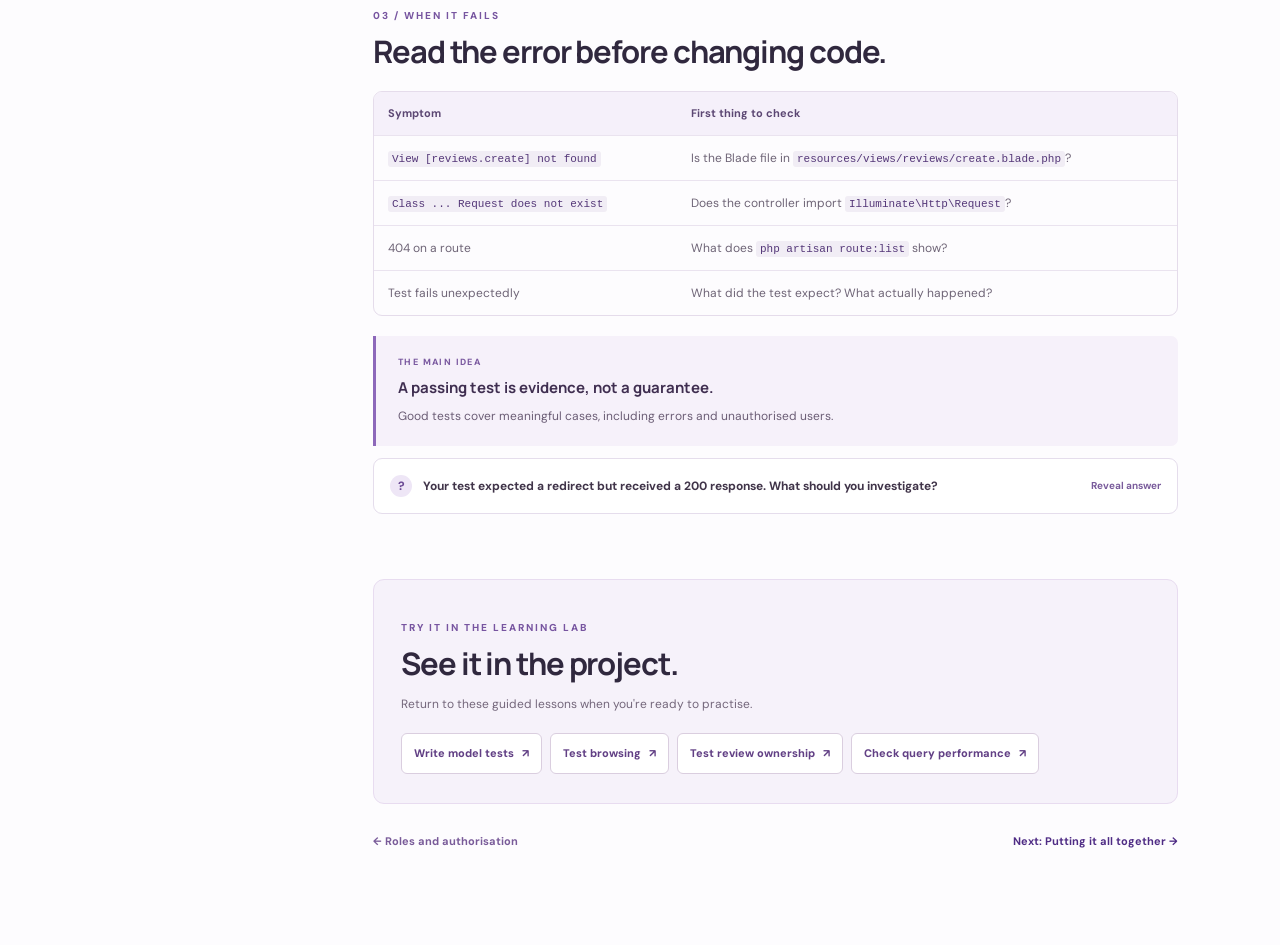
<file: testing-debugging.html>
<!DOCTYPE html>

<html lang="en"><head><meta charset="utf-8"/><meta content="width=device-width,initial-scale=1" name="viewport"/><meta content="Check what works, find what breaks, improve it." name="description"/><title>Testing and debugging · Advanced Web Development</title><link href="site.css" rel="stylesheet"/><link href="concepts.css" rel="stylesheet"/><script defer="" src="concepts.js"></script><link href="module-nav.css" rel="stylesheet"/><link rel="stylesheet" href="search.css"></head><body><a class="skip" href="#main">Skip to main content</a><div class="module-nav" role="banner"><div class="module-nav-inner"><a aria-label="Advanced Web Development, module home" class="module-nav-brand" href="index.html"><strong>IADT / CREATIVE COMPUTING</strong><small>ADVANCED WEB DEVELOPMENT · CC2 / S1</small></a><nav aria-label="Module resources" class="module-nav-links"><a href="index.html">Module home</a><a href="learning-lab/index.html">Learning Lab</a><a aria-current="page" href="theory.html">Concepts</a><a href="assignment.html">Assignment</a></nav><button type="button" class="awd-search-trigger" aria-label="Search course materials (Command or Control K)"><span aria-hidden="true">⌕</span><span class="awd-search-label">Search</span><kbd>⌘ K</kbd></button></div></div><main class="shell concept-layout" id="main"><aside aria-label="Concept navigation" class="concept-sidebar"><p class="side-eyebrow">THEORY / CONCEPTS</p><nav><a href="laravel-tools.html"><span>01</span> Laravel and its tools</a><a href="mvc-request.html"><span>02</span> MVC and the request lifecycle</a><a href="blade-templates.html"><span>03</span> Blade templates</a><a href="data-eloquent.html"><span>04</span> Working with data</a><a href="crud.html"><span>05</span> CRUD: reading and changing data</a><a href="authorisation.html"><span>06</span> Roles and authorisation</a><a class="current" href="testing-debugging.html"><span>07</span> Testing and debugging</a><a href="request-trace.html"><span>08</span> Putting it all together</a></nav><div class="side-tip">Short explanations to support the practical Learning Lab.</div><a class="back-all" href="theory.html">← All concept notes</a></aside><article class="concept-content"><div class="concept-overline"><span>CONCEPT 07 / 08</span><span>6 MIN READ</span></div><p class="concept-tag">QUALITY &amp; CONFIDENCE</p><h1>Testing and debugging</h1><p class="concept-lead">Automated tests give you a repeatable way to check behaviour. Debugging helps you explain and fix problems when the behaviour is wrong.</p><section class="concept-section"><p class="section-index">01 / TWO TYPES OF TEST</p><h2>What are you checking?</h2><div class="concept-grid"><div class="mini"><h3>Model / unit-style test</h3><p>Check a model rule, a relationship or a small piece of logic.</p></div><div class="mini"><h3>Feature test</h3><p>Send a simulated HTTP request and check the response, data or permissions.</p></div></div><div class="code-card"><div class="code-head"><span>Terminal</span><button aria-label="Copy code example" class="copy-code" type="button">Copy</button></div><pre><code>php artisan test
php artisan test --filter=BookTest</code></pre></div></section><section class="concept-section"><p class="section-index">02 / A FEATURE TEST</p><h2>Arrange, act, assert.</h2><div class="code-card"><div class="code-head"><span>tests/Feature/BookTest.php · illustrative test</span><button aria-label="Copy code example" class="copy-code" type="button">Copy</button></div><pre><code>public function test_books_page_requires_login(): void
{
    // Act
    $response = $this-&gt;get(route('books.index'));

    // Assert
    $response-&gt;assertRedirect(route('login'));
}</code></pre><p class="code-caption">This example assumes the catalogue is behind auth middleware, as in the guided app.</p></div><div class="concept-grid"><div class="mini"><h3>Arrange</h3><p>Create the records or users needed for the test.</p></div><div class="mini"><h3>Act</h3><p>Make the request or call the method.</p></div><div class="mini"><h3>Assert</h3><p>Check the result matches what you expected.</p></div></div></section><section class="concept-section"><p class="section-index">03 / WHEN IT FAILS</p><h2>Read the error before changing code.</h2><div class="table-scroll"><table><thead><tr><th>Symptom</th><th>First thing to check</th></tr></thead><tbody><tr><td><code>View [reviews.create] not found</code></td><td>Is the Blade file in <code>resources/views/reviews/create.blade.php</code>?</td></tr><tr><td><code>Class ... Request does not exist</code></td><td>Does the controller import <code>Illuminate\Http\Request</code>?</td></tr><tr><td>404 on a route</td><td>What does <code>php artisan route:list</code> show?</td></tr><tr><td>Test fails unexpectedly</td><td>What did the test expect? What actually happened?</td></tr></tbody></table></div><aside class="remember"><span>THE MAIN IDEA</span><strong>A passing test is evidence, not a guarantee.</strong><p>Good tests cover meaningful cases, including errors and unauthorised users.</p></aside><details class="check"><summary><span class="check-ico">?</span>Your test expected a redirect but received a 200 response. What should you investigate?<span class="reveal">Reveal answer</span></summary><p>Check the route and middleware, whether the test user is authenticated, and what response the controller actually returns.</p></details></section><section class="lab-section"><p class="section-index">TRY IT IN THE LEARNING LAB</p><h2>See it in the project.</h2><p>Return to these guided lessons when you're ready to practise.</p><div class="lab-links"><a class="lab-link" href="learning-lab/index.html#m02-s04">Write model tests <span>↗</span></a><a class="lab-link" href="learning-lab/index.html#m04-s04">Test browsing <span>↗</span></a><a class="lab-link" href="learning-lab/index.html#m06-s04">Test review ownership <span>↗</span></a><a class="lab-link" href="learning-lab/index.html#m09-s02">Check query performance <span>↗</span></a></div></section><div class="page-turn"><a href="authorisation.html">← Roles and authorisation</a><a class="next-page" href="request-trace.html">Next: Putting it all together →</a></div></article></main><script src="search-index.js"></script><script src="search.js" data-search-root="./"></script></body></html>
</file>
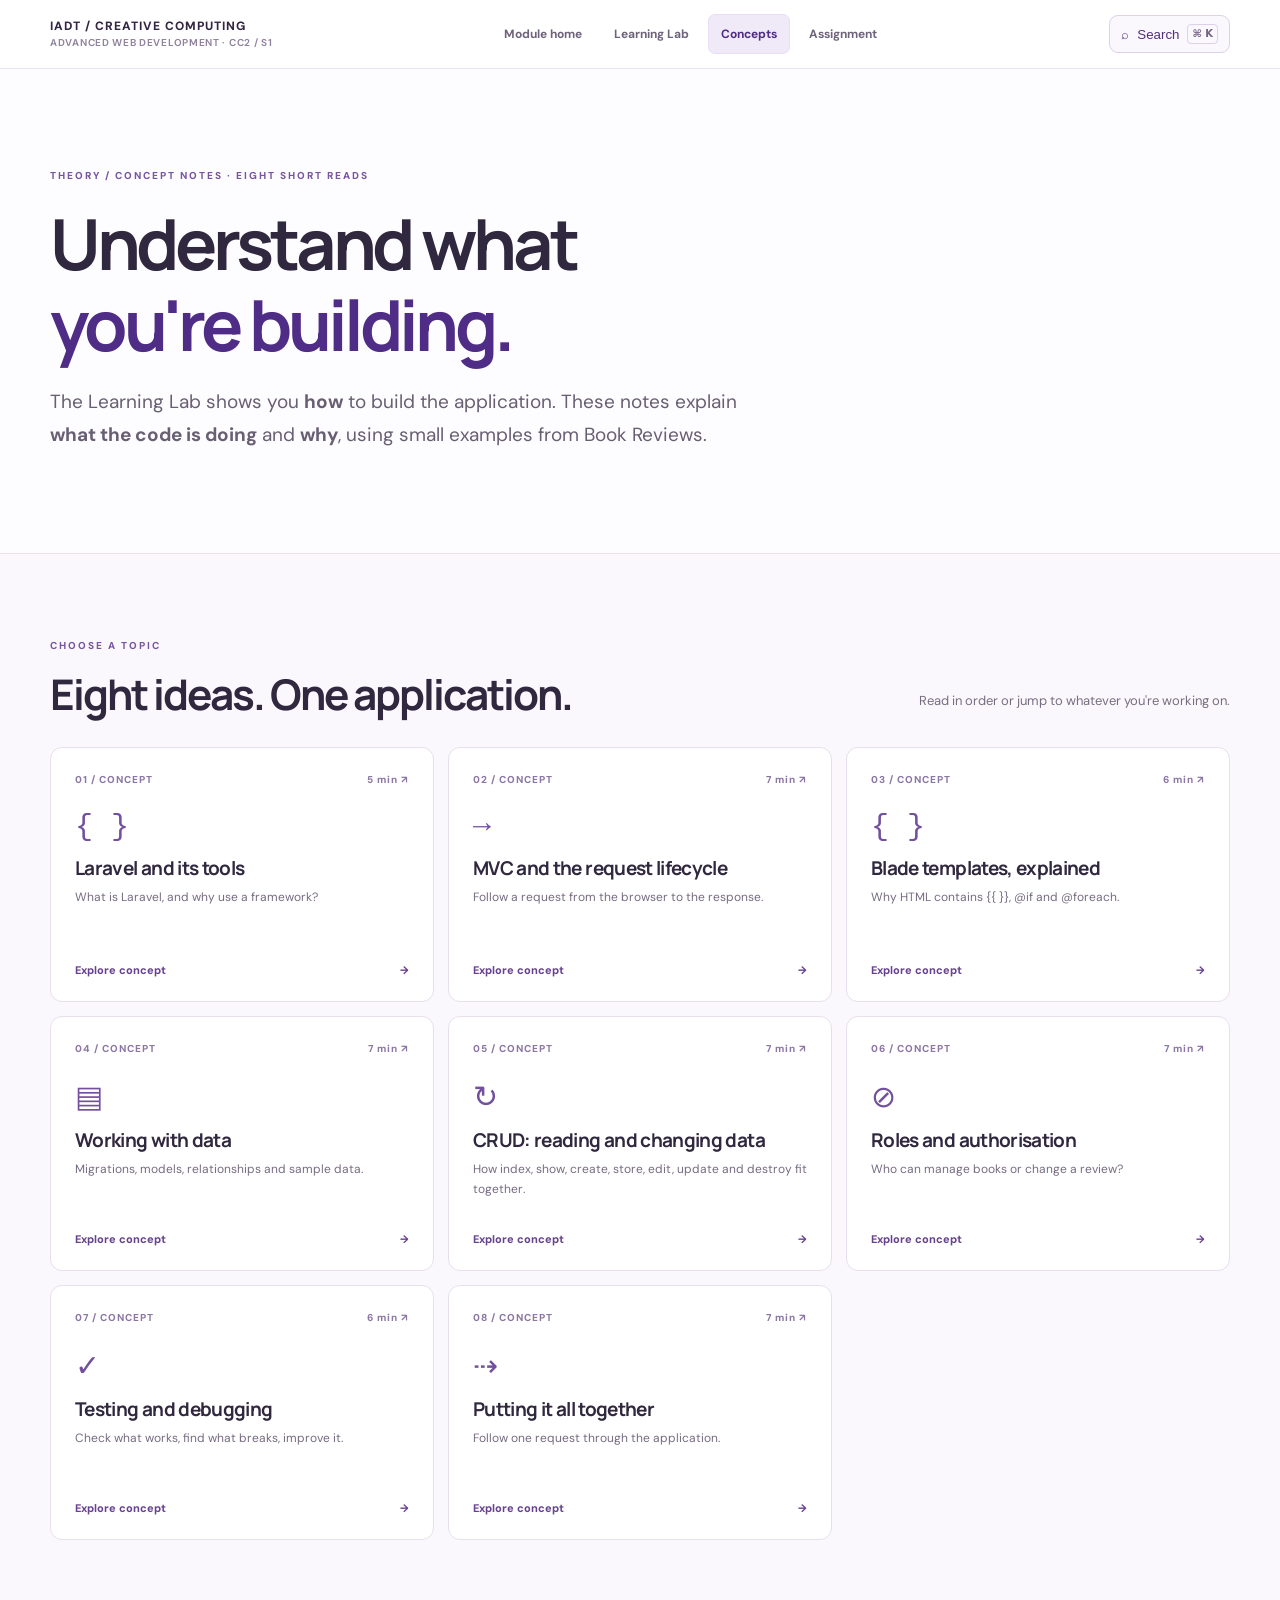
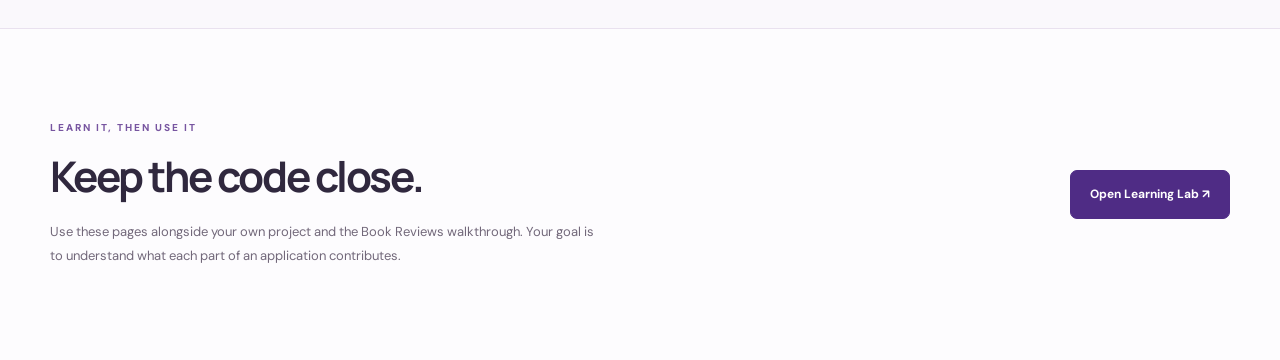
<file: theory.html>
<!DOCTYPE html>

<html lang="en"><head><meta charset="utf-8"/><meta content="width=device-width,initial-scale=1" name="viewport"/><meta content="Eight concise Laravel concepts with code examples for Advanced Web Development." name="description"/><title>Theory &amp; Concepts · Advanced Web Development</title><link href="site.css" rel="stylesheet"/><link href="concepts.css" rel="stylesheet"/><link href="module-nav.css" rel="stylesheet"/><link rel="stylesheet" href="search.css"></head><body><a class="skip" href="#main">Skip to content</a><div class="module-nav" role="banner"><div class="module-nav-inner"><a aria-label="Advanced Web Development, module home" class="module-nav-brand" href="index.html"><strong>IADT / CREATIVE COMPUTING</strong><small>ADVANCED WEB DEVELOPMENT · CC2 / S1</small></a><nav aria-label="Module resources" class="module-nav-links"><a href="index.html">Module home</a><a href="learning-lab/index.html">Learning Lab</a><a aria-current="page" href="theory.html">Concepts</a><a href="assignment.html">Assignment</a></nav><button type="button" class="awd-search-trigger" aria-label="Search course materials (Command or Control K)"><span aria-hidden="true">⌕</span><span class="awd-search-label">Search</span><kbd>⌘ K</kbd></button></div></div><main id="main"><section class="shell theory-hero"><p class="eyebrow">THEORY / CONCEPT NOTES · EIGHT SHORT READS</p><h1>Understand what<br/><span>you're building.</span></h1><p class="intro">The Learning Lab shows you <strong>how</strong> to build the application. These notes explain <strong>what the code is doing</strong> and <strong>why</strong>, using small examples from Book Reviews.</p></section><section class="topics-wrap"><div class="shell"><div class="section-head"><div><p class="section-index">CHOOSE A TOPIC</p><h2>Eight ideas. One application.</h2></div><p>Read in order or jump to whatever you're working on.</p></div><div class="topic-grid"><a class="topic-card" href="laravel-tools.html"><span class="topic-top"><span>01 / CONCEPT</span><span>5 min ↗</span></span><span class="topic-glyph">{ }</span><strong>Laravel and its tools</strong><span class="topic-desc">What is Laravel, and why use a framework?</span><span class="topic-action">Explore concept <span>→</span></span></a><a class="topic-card" href="mvc-request.html"><span class="topic-top"><span>02 / CONCEPT</span><span>7 min ↗</span></span><span class="topic-glyph">→</span><strong>MVC and the request lifecycle</strong><span class="topic-desc">Follow a request from the browser to the response.</span><span class="topic-action">Explore concept <span>→</span></span></a><a class="topic-card" href="blade-templates.html"><span class="topic-top"><span>03 / CONCEPT</span><span>6 min ↗</span></span><span class="topic-glyph">{ }</span><strong>Blade templates, explained</strong><span class="topic-desc">Why HTML contains {{ }}, @if and @foreach.</span><span class="topic-action">Explore concept <span>→</span></span></a><a class="topic-card" href="data-eloquent.html"><span class="topic-top"><span>04 / CONCEPT</span><span>7 min ↗</span></span><span class="topic-glyph">▤</span><strong>Working with data</strong><span class="topic-desc">Migrations, models, relationships and sample data.</span><span class="topic-action">Explore concept <span>→</span></span></a><a class="topic-card" href="crud.html"><span class="topic-top"><span>05 / CONCEPT</span><span>7 min ↗</span></span><span class="topic-glyph">↻</span><strong>CRUD: reading and changing data</strong><span class="topic-desc">How index, show, create, store, edit, update and destroy fit together.</span><span class="topic-action">Explore concept <span>→</span></span></a><a class="topic-card" href="authorisation.html"><span class="topic-top"><span>06 / CONCEPT</span><span>7 min ↗</span></span><span class="topic-glyph">⊘</span><strong>Roles and authorisation</strong><span class="topic-desc">Who can manage books or change a review?</span><span class="topic-action">Explore concept <span>→</span></span></a><a class="topic-card" href="testing-debugging.html"><span class="topic-top"><span>07 / CONCEPT</span><span>6 min ↗</span></span><span class="topic-glyph">✓</span><strong>Testing and debugging</strong><span class="topic-desc">Check what works, find what breaks, improve it.</span><span class="topic-action">Explore concept <span>→</span></span></a><a class="topic-card" href="request-trace.html"><span class="topic-top"><span>08 / CONCEPT</span><span>7 min ↗</span></span><span class="topic-glyph">⇢</span><strong>Putting it all together</strong><span class="topic-desc">Follow one request through the application.</span><span class="topic-action">Explore concept <span>→</span></span></a></div></div></section><section class="shell theory-end"><div><p class="section-index">LEARN IT, THEN USE IT</p><h2>Keep the code close.</h2><p>Use these pages alongside your own project and the Book Reviews walkthrough. Your goal is to understand what each part of an application contributes.</p></div><a class="btn btn-primary" href="learning-lab/index.html">Open Learning Lab ↗</a></section></main><script src="search-index.js"></script><script src="search.js" data-search-root="./"></script></body></html>
</file>
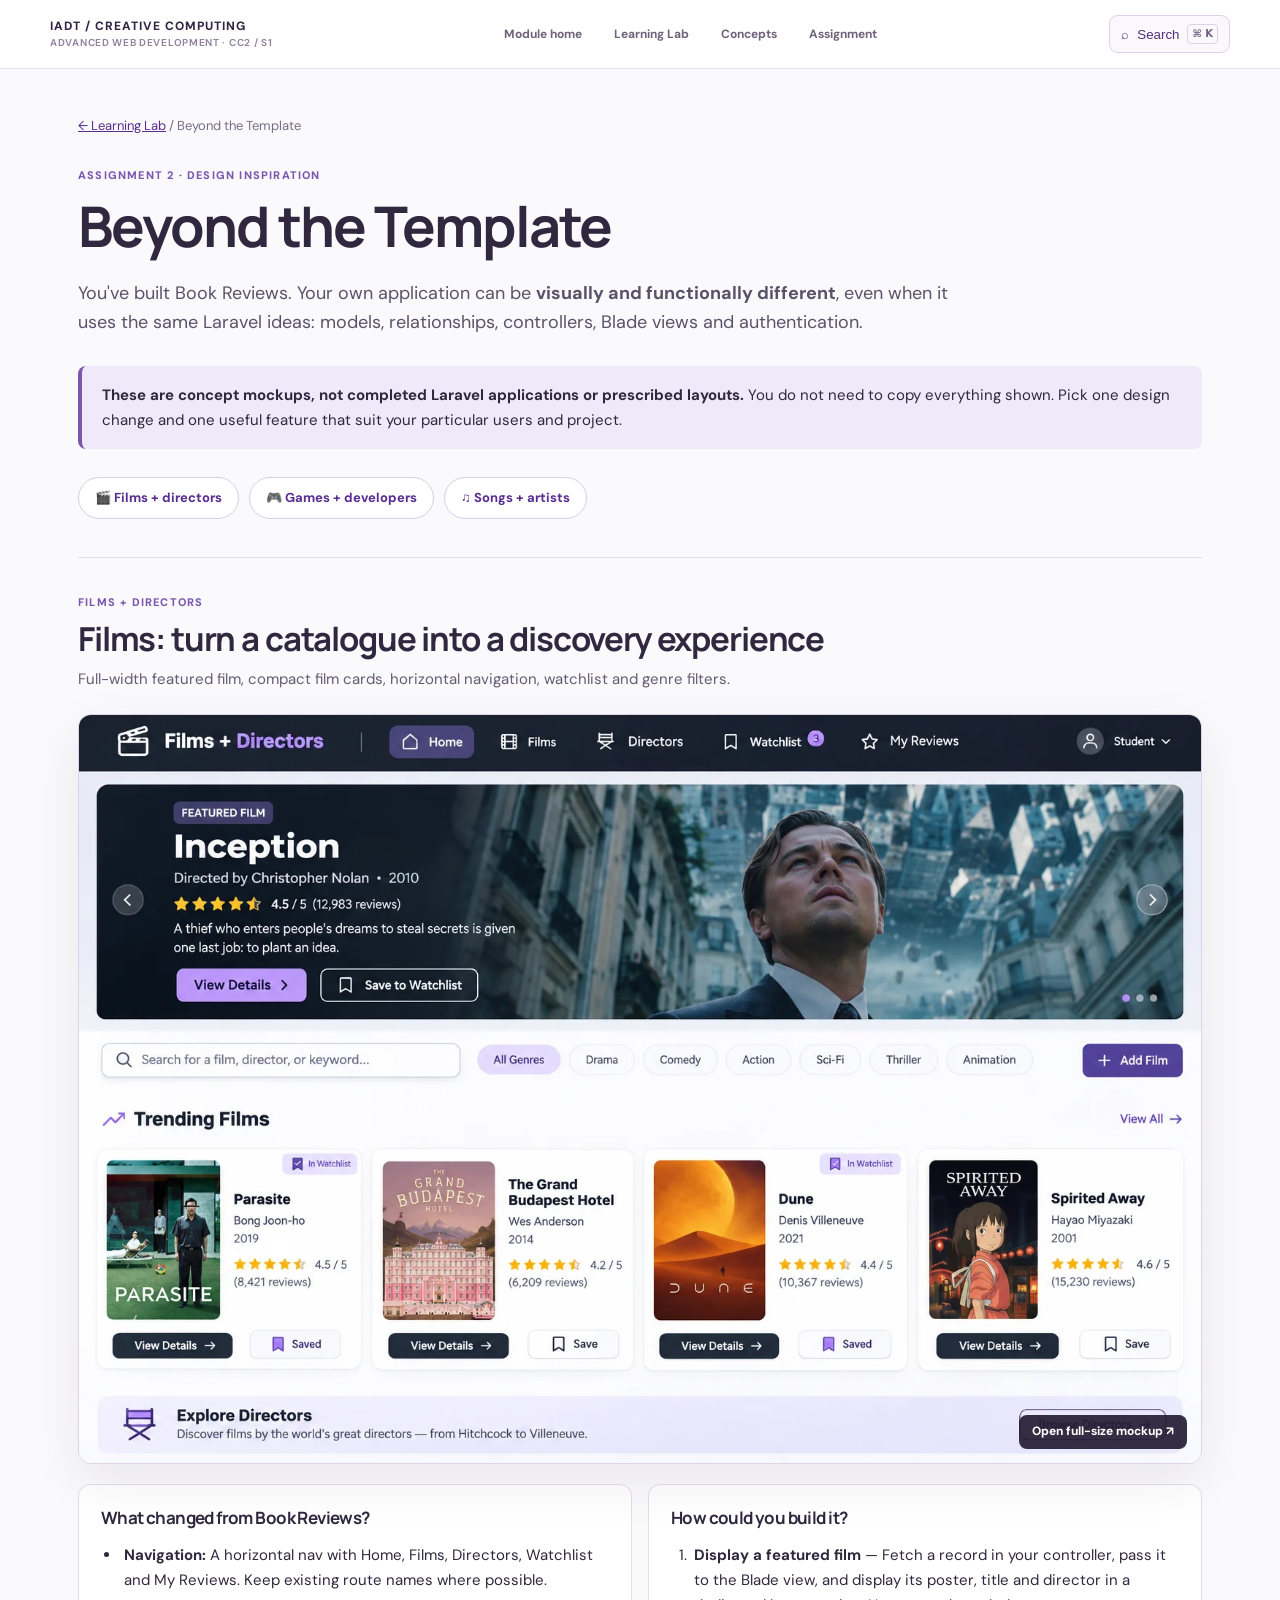
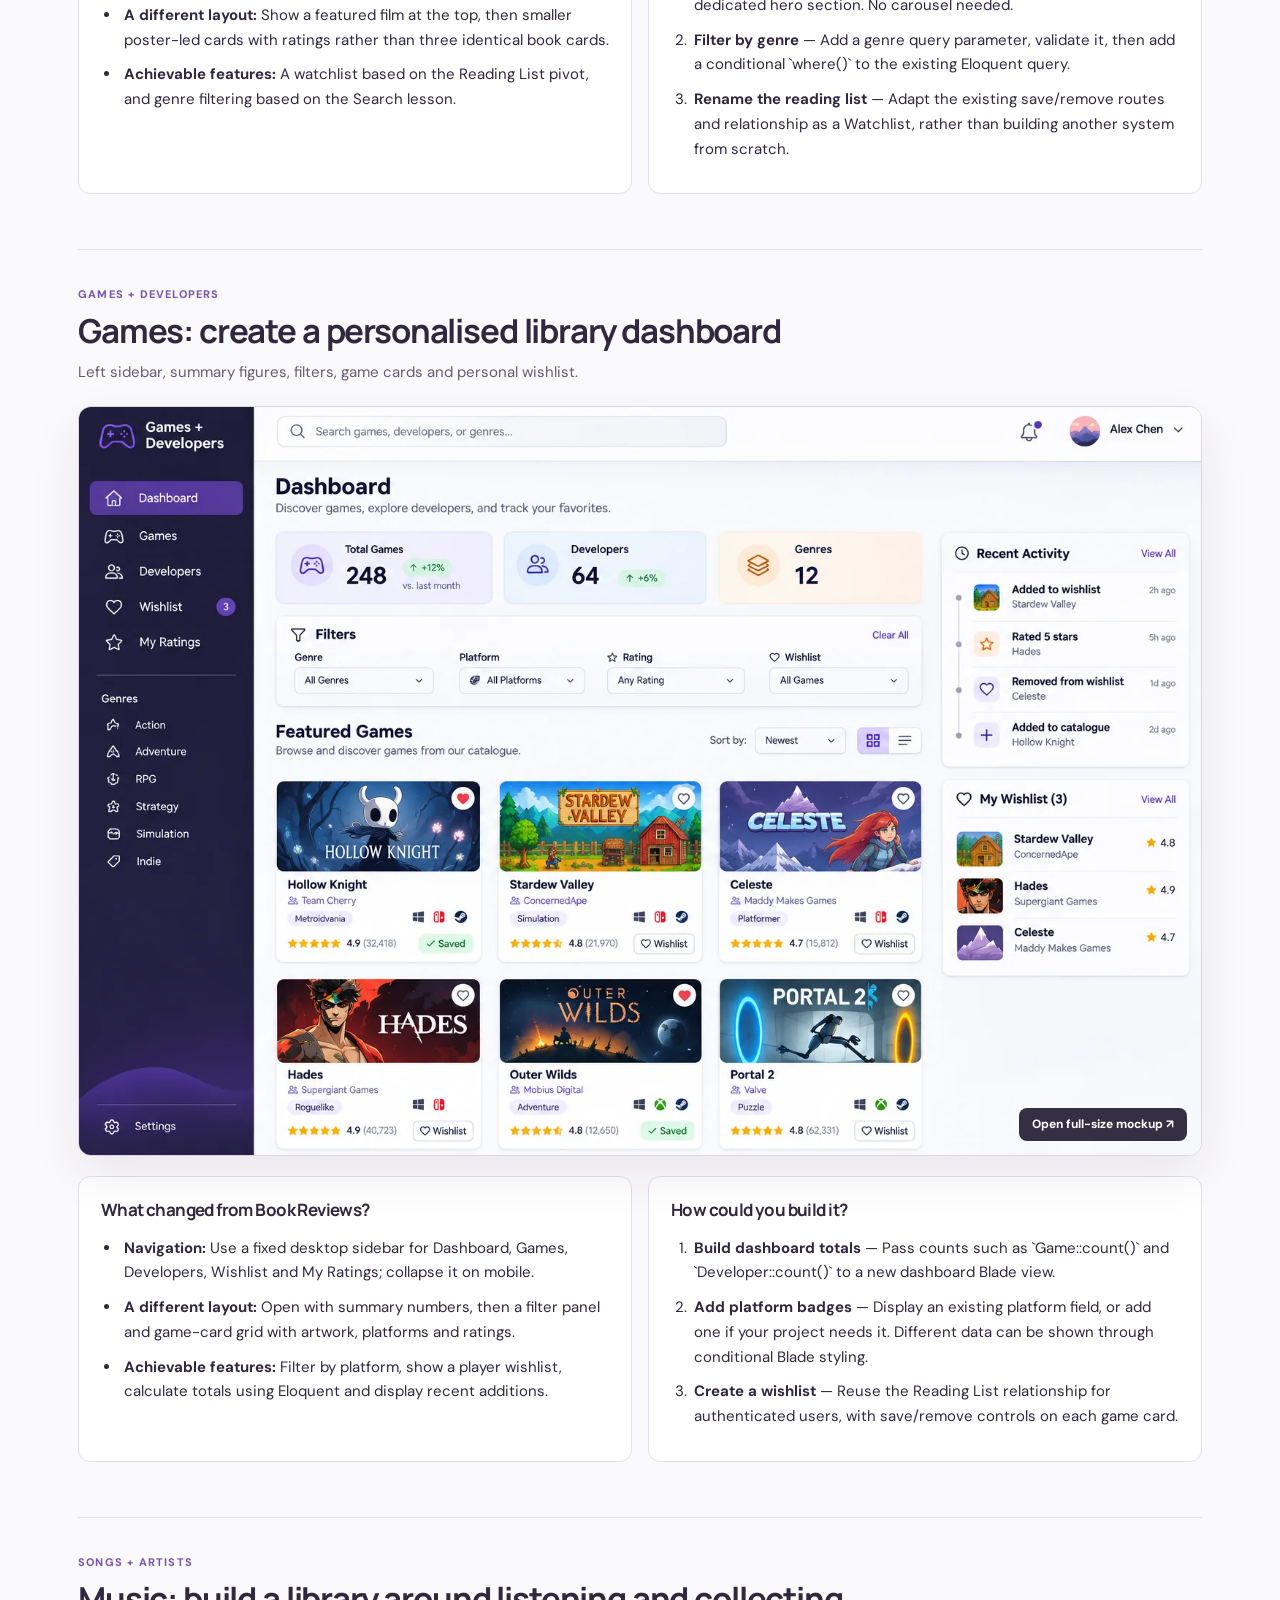
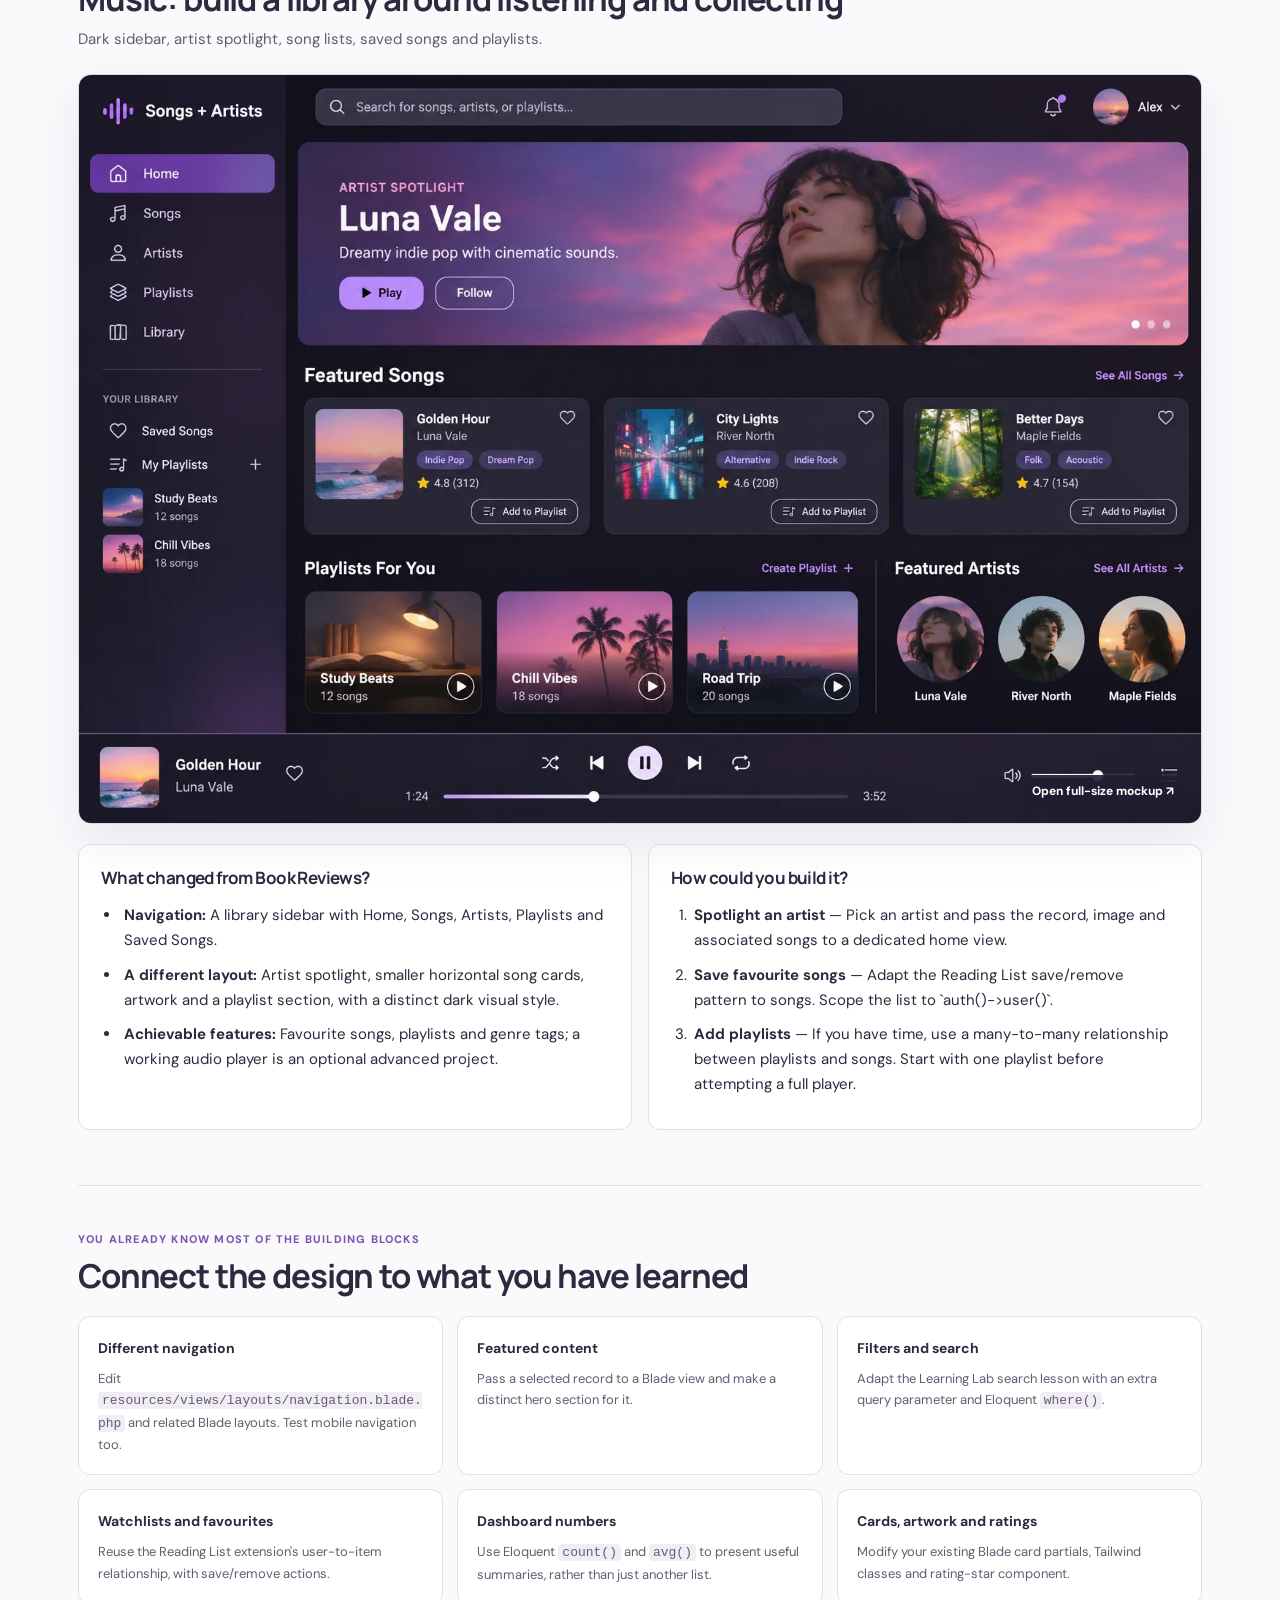
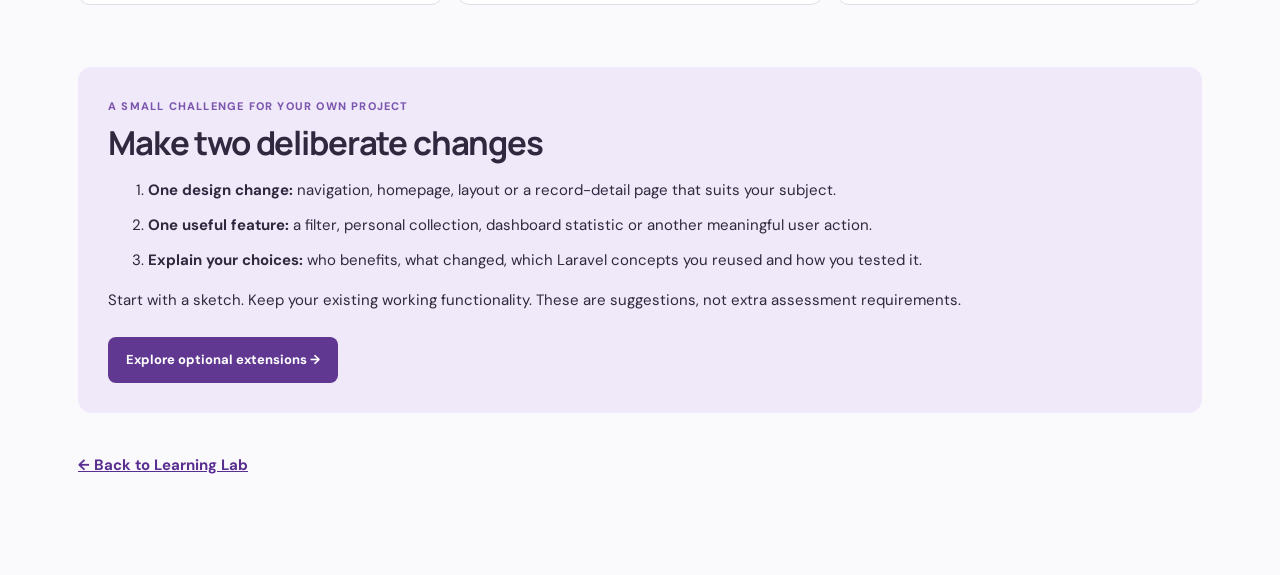
<file: learning-lab/beyond-the-template.html>
<!DOCTYPE html>
<html lang="en"><head><meta charset="utf-8"><meta name="viewport" content="width=device-width, initial-scale=1"><meta name="description" content="Beyond the Template: visual Laravel redesign examples for films, games and music, with achievable implementation ideas."><title>Beyond the Template · Laravel Learning Lab</title><link rel="stylesheet" href="../module-nav.css"><link rel="stylesheet" href="../search.css"><link rel="stylesheet" href="beyond-template.css"></head>
<body><div class="module-nav" role="banner"><div class="module-nav-inner"><a class="module-nav-brand" href="../index.html"><strong>IADT / CREATIVE COMPUTING</strong><small>ADVANCED WEB DEVELOPMENT · CC2 / S1</small></a><nav class="module-nav-links" aria-label="Module resources"><a href="../index.html">Module home</a><a href="index.html#home">Learning Lab</a><a href="../theory.html">Concepts</a><a href="../assignment.html">Assignment</a></nav><button type="button" class="awd-search-trigger" aria-label="Search course materials (Command or Control K)"><span aria-hidden="true">⌕</span><span class="awd-search-label">Search</span><kbd>⌘ K</kbd></button></div></div><main id="main" class="gallery"><p class="crumb"><a href="index.html#home">← Learning Lab</a> / Beyond the Template</p><p class="eyebrow">ASSIGNMENT 2 · DESIGN INSPIRATION</p><h1>Beyond the Template</h1><p class="lead">You've built Book Reviews. Your own application can be <strong>visually and functionally different</strong>, even when it uses the same Laravel ideas: models, relationships, controllers, Blade views and authentication.</p>
<div class="intro-note"><strong>These are concept mockups, not completed Laravel applications or prescribed layouts.</strong> You do not need to copy everything shown. Pick one design change and one useful feature that suit your particular users and project.</div>
<div class="quick-jump" aria-label="Jump to examples"><a href="#example-1">🎬 Films + directors</a><a href="#example-2">🎮 Games + developers</a><a href="#example-3">♫ Songs + artists</a></div>
<section class="example" id="example-1" aria-labelledby="example-title-1">
 <div class="example-heading"><p class="eyebrow">FILMS + DIRECTORS</p><h2 id="example-title-1">Films: turn a catalogue into a discovery experience</h2><p>Full-width featured film, compact film cards, horizontal navigation, watchlist and genre filters.</p></div>
 <a class="shot-link" href="assets/beyond-template/films-redesign.webp" target="_blank" rel="noopener" aria-label="Open the full-size films + directors design mockup in a new tab"><img src="assets/beyond-template/films-redesign.webp" alt="Illustrative redesigned Laravel films + directors application showing Full-width featured film, compact film cards, horizontal navigation, watchlist and genre filters." loading="lazy" width="1536" height="1024"><span class="enlarge">Open full-size mockup ↗</span></a>
 <div class="two-cols"><div class="panel"><h3>What changed from Book Reviews?</h3><ul><li><strong>Navigation:</strong> A horizontal nav with Home, Films, Directors, Watchlist and My Reviews. Keep existing route names where possible.</li><li><strong>A different layout:</strong> Show a featured film at the top, then smaller poster-led cards with ratings rather than three identical book cards.</li><li><strong>Achievable features:</strong> A watchlist based on the Reading List pivot, and genre filtering based on the Search lesson.</li></ul></div><div class="panel"><h3>How could you build it?</h3><ol><li><strong>Display a featured film</strong> — Fetch a record in your controller, pass it to the Blade view, and display its poster, title and director in a dedicated hero section. No carousel needed.</li><li><strong>Filter by genre</strong> — Add a genre query parameter, validate it, then add a conditional `where()` to the existing Eloquent query.</li><li><strong>Rename the reading list</strong> — Adapt the existing save/remove routes and relationship as a Watchlist, rather than building another system from scratch.</li></ol></div></div></section><section class="example" id="example-2" aria-labelledby="example-title-2">
 <div class="example-heading"><p class="eyebrow">GAMES + DEVELOPERS</p><h2 id="example-title-2">Games: create a personalised library dashboard</h2><p>Left sidebar, summary figures, filters, game cards and personal wishlist.</p></div>
 <a class="shot-link" href="assets/beyond-template/games-redesign.webp" target="_blank" rel="noopener" aria-label="Open the full-size games + developers design mockup in a new tab"><img src="assets/beyond-template/games-redesign.webp" alt="Illustrative redesigned Laravel games + developers application showing Left sidebar, summary figures, filters, game cards and personal wishlist." loading="lazy" width="1536" height="1024"><span class="enlarge">Open full-size mockup ↗</span></a>
 <div class="two-cols"><div class="panel"><h3>What changed from Book Reviews?</h3><ul><li><strong>Navigation:</strong> Use a fixed desktop sidebar for Dashboard, Games, Developers, Wishlist and My Ratings; collapse it on mobile.</li><li><strong>A different layout:</strong> Open with summary numbers, then a filter panel and game-card grid with artwork, platforms and ratings.</li><li><strong>Achievable features:</strong> Filter by platform, show a player wishlist, calculate totals using Eloquent and display recent additions.</li></ul></div><div class="panel"><h3>How could you build it?</h3><ol><li><strong>Build dashboard totals</strong> — Pass counts such as `Game::count()` and `Developer::count()` to a new dashboard Blade view.</li><li><strong>Add platform badges</strong> — Display an existing platform field, or add one if your project needs it. Different data can be shown through conditional Blade styling.</li><li><strong>Create a wishlist</strong> — Reuse the Reading List relationship for authenticated users, with save/remove controls on each game card.</li></ol></div></div></section><section class="example" id="example-3" aria-labelledby="example-title-3">
 <div class="example-heading"><p class="eyebrow">SONGS + ARTISTS</p><h2 id="example-title-3">Music: build a library around listening and collecting</h2><p>Dark sidebar, artist spotlight, song lists, saved songs and playlists.</p></div>
 <a class="shot-link" href="assets/beyond-template/music-redesign.webp" target="_blank" rel="noopener" aria-label="Open the full-size songs + artists design mockup in a new tab"><img src="assets/beyond-template/music-redesign.webp" alt="Illustrative redesigned Laravel songs + artists application showing Dark sidebar, artist spotlight, song lists, saved songs and playlists." loading="lazy" width="1536" height="1024"><span class="enlarge">Open full-size mockup ↗</span></a>
 <div class="two-cols"><div class="panel"><h3>What changed from Book Reviews?</h3><ul><li><strong>Navigation:</strong> A library sidebar with Home, Songs, Artists, Playlists and Saved Songs.</li><li><strong>A different layout:</strong> Artist spotlight, smaller horizontal song cards, artwork and a playlist section, with a distinct dark visual style.</li><li><strong>Achievable features:</strong> Favourite songs, playlists and genre tags; a working audio player is an optional advanced project.</li></ul></div><div class="panel"><h3>How could you build it?</h3><ol><li><strong>Spotlight an artist</strong> — Pick an artist and pass the record, image and associated songs to a dedicated home view.</li><li><strong>Save favourite songs</strong> — Adapt the Reading List save/remove pattern to songs. Scope the list to `auth()-&gt;user()`.</li><li><strong>Add playlists</strong> — If you have time, use a many-to-many relationship between playlists and songs. Start with one playlist before attempting a full player.</li></ol></div></div></section>
<section class="build-map"><p class="eyebrow">YOU ALREADY KNOW MOST OF THE BUILDING BLOCKS</p><h2>Connect the design to what you have learned</h2><div class="map-grid"><div><strong>Different navigation</strong><p>Edit <code>resources/views/layouts/navigation.blade.php</code> and related Blade layouts. Test mobile navigation too.</p></div><div><strong>Featured content</strong><p>Pass a selected record to a Blade view and make a distinct hero section for it.</p></div><div><strong>Filters and search</strong><p>Adapt the Learning Lab search lesson with an extra query parameter and Eloquent <code>where()</code>.</p></div><div><strong>Watchlists and favourites</strong><p>Reuse the Reading List extension's user-to-item relationship, with save/remove actions.</p></div><div><strong>Dashboard numbers</strong><p>Use Eloquent <code>count()</code> and <code>avg()</code> to present useful summaries, rather than just another list.</p></div><div><strong>Cards, artwork and ratings</strong><p>Modify your existing Blade card partials, Tailwind classes and rating-star component.</p></div></div></section>
<section class="challenge"><p class="eyebrow">A SMALL CHALLENGE FOR YOUR OWN PROJECT</p><h2>Make two deliberate changes</h2><ol><li><strong>One design change:</strong> navigation, homepage, layout or a record-detail page that suits your subject.</li><li><strong>One useful feature:</strong> a filter, personal collection, dashboard statistic or another meaningful user action.</li><li><strong>Explain your choices:</strong> who benefits, what changed, which Laravel concepts you reused and how you tested it.</li></ol><p>Start with a sketch. Keep your existing working functionality. These are suggestions, not extra assessment requirements.</p><a class="cta" href="index.html#advanced">Explore optional extensions →</a></section>
<p class="bottom"><a href="index.html#home">← Back to Learning Lab</a></p></main><script src="../search-index.js"></script><script src="../search.js" data-search-root="../"></script></body></html>
</file>
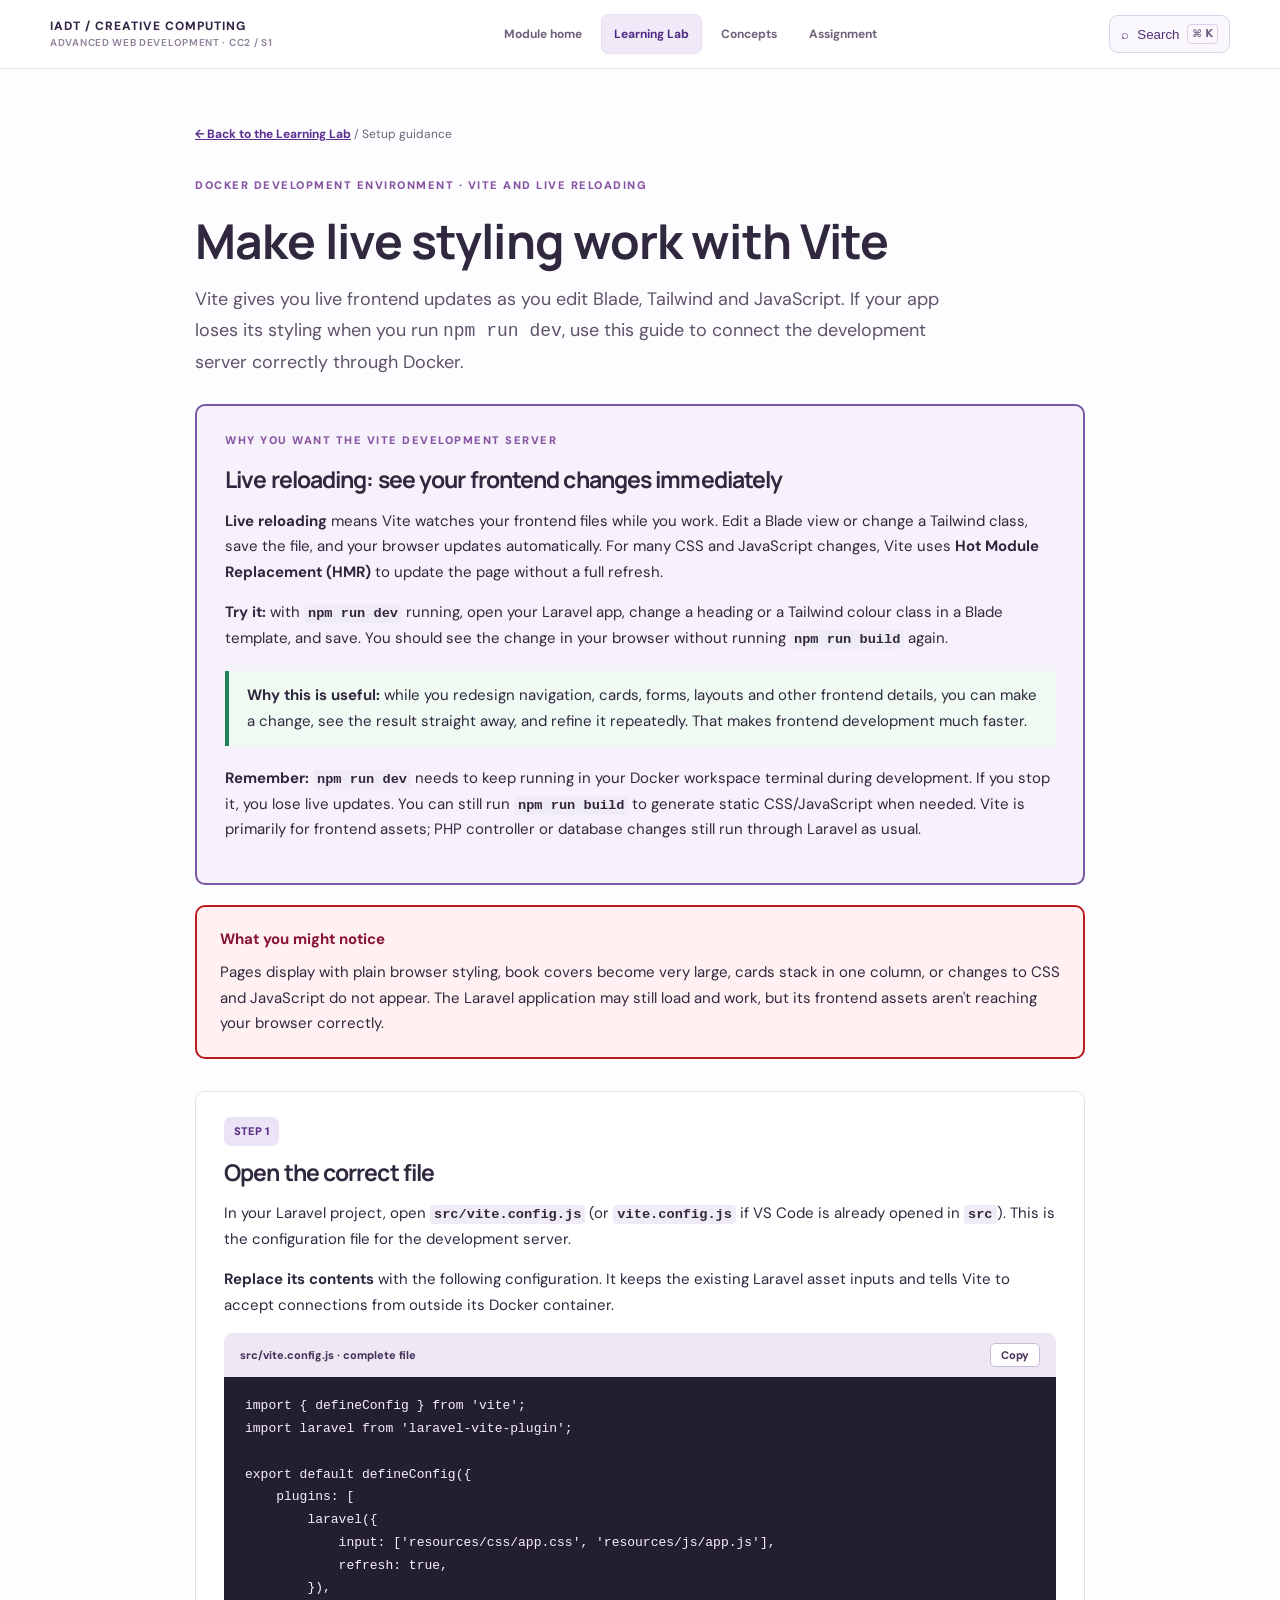
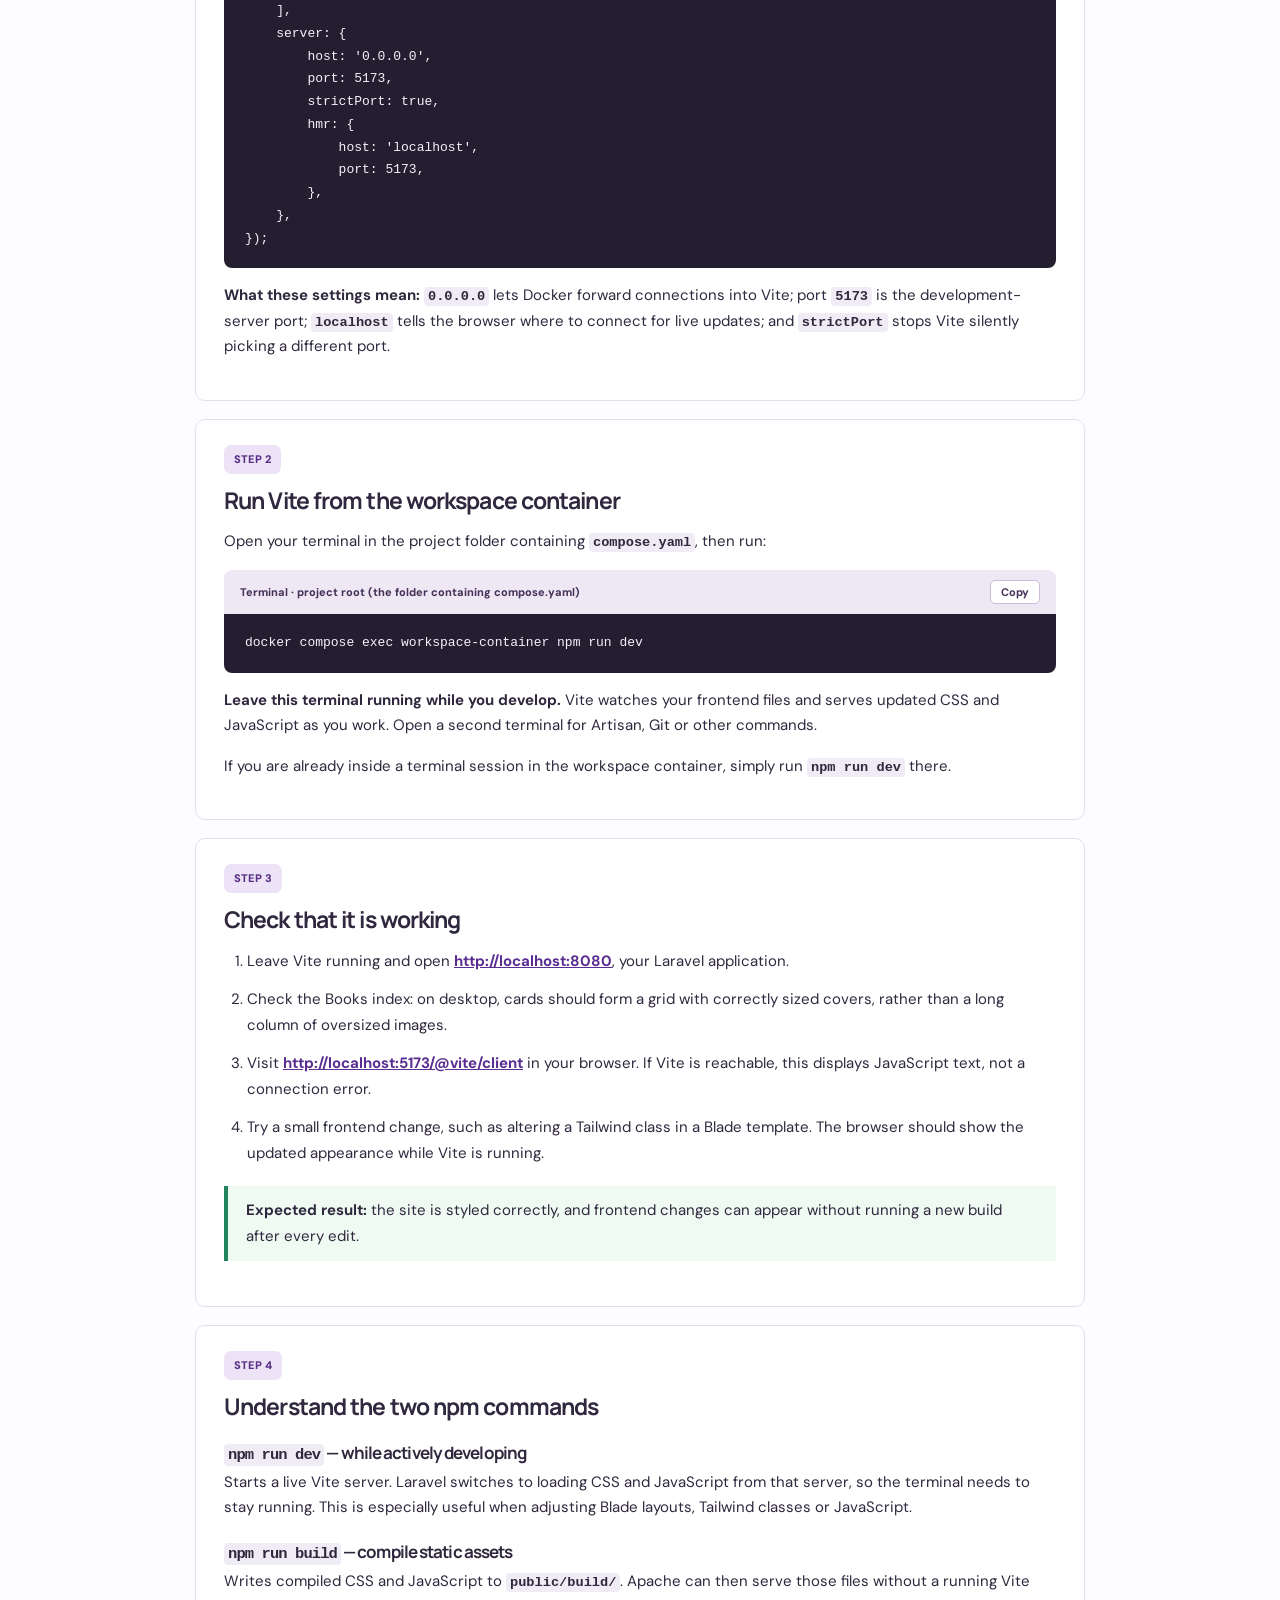
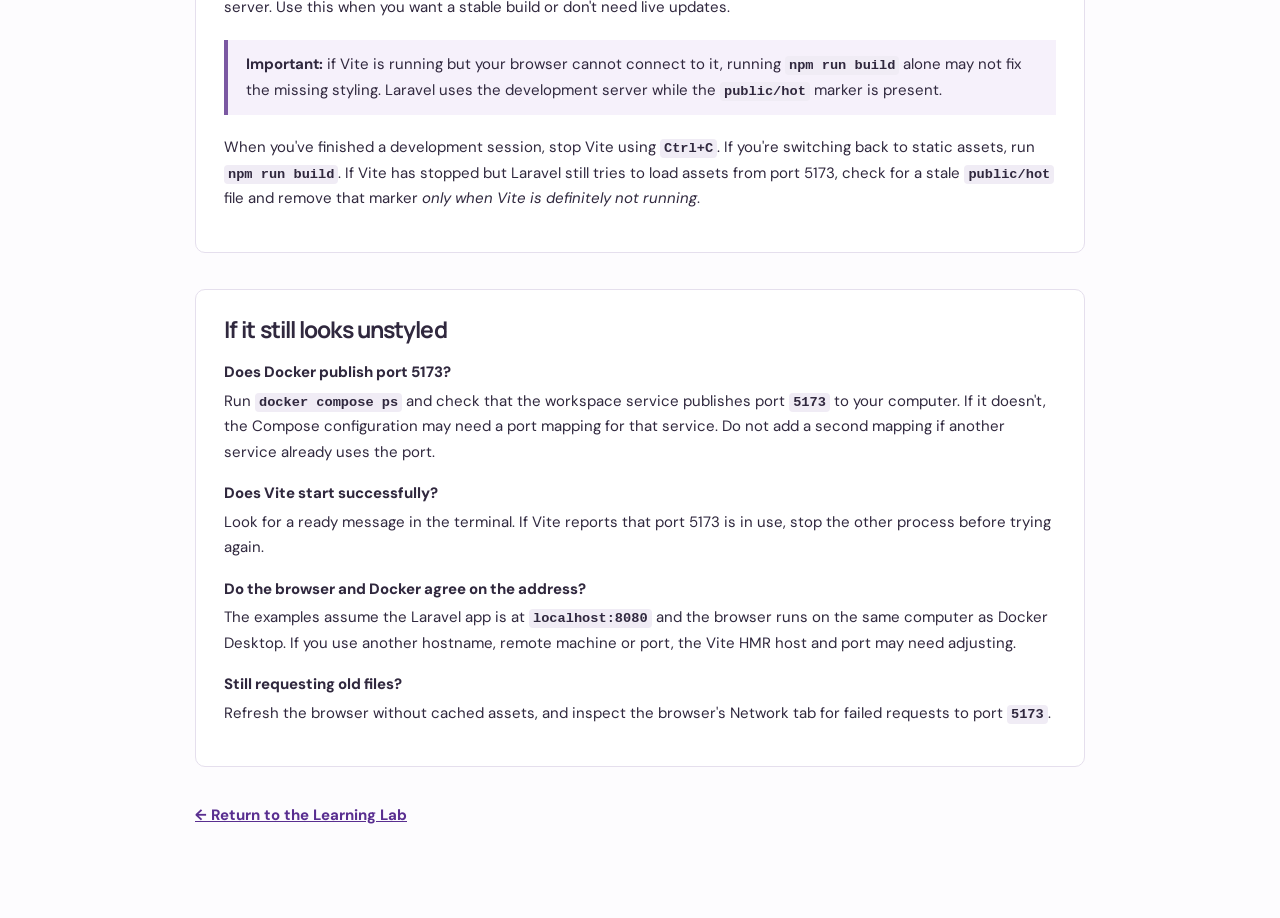
<file: learning-lab/vite-fix.html>
<!DOCTYPE html>
<html lang="en">
<head>
<meta charset="utf-8"><meta name="viewport" content="width=device-width, initial-scale=1">
<meta name="description" content="Fix missing Tailwind styles when running Vite inside Docker for the Laravel Book Reviews project.">
<title>Fix Vite development styling · Book Reviews Learning Lab</title>
<link rel="stylesheet" href="../module-nav.css"><link rel="stylesheet" href="../search.css">
<style>
@import url('https://fonts.googleapis.com/css2?family=DM+Sans:wght@400;500;600;700;800&family=Manrope:wght@500;600;700;800&display=swap');
:root{--purple:#4f2c85;--ink:#30283e;--muted:#6c6476;--line:#e5dfed}*{box-sizing:border-box}body{margin:0;background:#fdfcfe;color:var(--ink);font:15px/1.7 'DM Sans',sans-serif}a{color:#592e90}a:focus-visible,button:focus-visible{outline:3px solid #b993da;outline-offset:3px}main{width:min(890px,calc(100% - 38px));margin:55px auto 90px}.crumb{font-size:12px;color:var(--muted);margin-bottom:32px}.crumb a{font-weight:700}.eyebrow{font-size:11px;font-weight:850;letter-spacing:1.5px;color:#8755a2;text-transform:uppercase}h1,h2,h3{font-family:Manrope,'DM Sans',sans-serif;line-height:1.3;letter-spacing:-.9px}h1{font-size:clamp(32px,4vw,48px);margin:10px 0 12px}h2{font-size:23px;margin:0 0 14px}h3{font-size:17px;margin:20px 0 6px}p{margin:0 0 15px}.lead{font-size:18px;color:#5e536a;line-height:1.7;max-width:760px;margin-bottom:27px}.critical{padding:20px 23px;border:2px solid #b91c1c;background:#fff1f2;border-radius:10px;margin:20px 0 32px}.critical strong{color:#881337}.critical p{margin:8px 0 0}.panel{background:white;border:1px solid var(--line);border-radius:10px;padding:25px 28px;margin:18px 0}.panel ol{padding-left:23px;margin:0}.panel li{margin:13px 0}.panel ul{padding-left:20px}.panel code:not(pre code){background:#f0ecf5;border-radius:4px;padding:2px 4px;font:600 .91em ui-monospace,SFMono-Regular,Consolas,monospace}pre{background:#241f30;color:#f6f0ff;border-radius:8px;padding:18px 21px;overflow-x:auto;font:13px/1.75 ui-monospace,SFMono-Regular,Consolas,monospace;white-space:pre}pre code{font:inherit}.code-head{font-size:11px;background:#eee8f4;color:#46325a;display:flex;justify-content:space-between;align-items:center;gap:12px;border-radius:8px 8px 0 0;padding:10px 16px;font-weight:800}.code-head+pre{border-radius:0 0 8px 8px;margin:0}.code-head button{background:#fff;border:1px solid #cbbbd8;color:#46325a;border-radius:5px;padding:4px 10px;cursor:pointer;font:700 11px 'DM Sans',sans-serif}.step{display:inline-block;background:#ece3f6;color:#592f87;border-radius:7px;padding:5px 10px;font-size:11px;font-weight:850;margin-bottom:12px}.note{border-left:4px solid #7b58a2;padding:12px 18px;background:#f6f1fb;margin:20px 0}.success{border-left:4px solid #21845a;background:#effaf3;padding:12px 18px;margin:20px 0}.qa{margin-top:36px}.qa dt{font-weight:800;margin-top:16px}.qa dd{margin:3px 0 14px}.bottom{margin-top:36px;font-weight:750}.checklist{list-style:none;padding:0}.checklist li{margin:12px 0}.checklist li::before{content:'□';font-weight:800;color:#7955a3;margin-right:10px}@media(max-width:650px){main{margin-top:32px}.panel{padding:20px 16px}.module-nav-brand small{font-size:9px}pre{font-size:11px;padding:13px}.critical{padding:16px}}
</style>
</head>
<body>
<div class="module-nav" role="banner"><div class="module-nav-inner"><a class="module-nav-brand" href="../index.html" aria-label="Advanced Web Development, module home"><strong>IADT / CREATIVE COMPUTING</strong><small>ADVANCED WEB DEVELOPMENT · CC2 / S1</small></a><nav class="module-nav-links" aria-label="Module resources"><a href="../index.html">Module home</a><a aria-current="page" href="index.html#home">Learning Lab</a><a href="../theory.html">Concepts</a><a href="../assignment.html">Assignment</a></nav><button type="button" class="awd-search-trigger" aria-label="Search course materials (Command or Control K)"><span aria-hidden="true">⌕</span><span class="awd-search-label">Search</span><kbd>⌘ K</kbd></button></div></div>
<main id="main">
<p class="crumb"><a href="index.html#home">← Back to the Learning Lab</a> / Setup guidance</p>
<p class="eyebrow">Docker development environment · Vite and live reloading</p>
<h1>Make live styling work with Vite</h1>
<p class="lead">Vite gives you live frontend updates as you edit Blade, Tailwind and JavaScript. If your app loses its styling when you run <code>npm run dev</code>, use this guide to connect the development server correctly through Docker.</p>
<section class="panel" style="border:2px solid #7b58a2;background:#f6f1fb" aria-labelledby="live-reload-heading"><p class="eyebrow">WHY YOU WANT THE VITE DEVELOPMENT SERVER</p><h2 id="live-reload-heading">Live reloading: see your frontend changes immediately</h2><p><strong>Live reloading</strong> means Vite watches your frontend files while you work. Edit a Blade view or change a Tailwind class, save the file, and your browser updates automatically. For many CSS and JavaScript changes, Vite uses <strong>Hot Module Replacement (HMR)</strong> to update the page without a full refresh.</p><p><strong>Try it:</strong> with <code>npm run dev</code> running, open your Laravel app, change a heading or a Tailwind colour class in a Blade template, and save. You should see the change in your browser without running <code>npm run build</code> again.</p><div class="success"><strong>Why this is useful:</strong> while you redesign navigation, cards, forms, layouts and other frontend details, you can make a change, see the result straight away, and refine it repeatedly. That makes frontend development much faster.</div><p><strong>Remember:</strong> <code>npm run dev</code> needs to keep running in your Docker workspace terminal during development. If you stop it, you lose live updates. You can still run <code>npm run build</code> to generate static CSS/JavaScript when needed. Vite is primarily for frontend assets; PHP controller or database changes still run through Laravel as usual.</p></section>
<div class="critical"><strong>What you might notice</strong><p>Pages display with plain browser styling, book covers become very large, cards stack in one column, or changes to CSS and JavaScript do not appear. The Laravel application may still load and work, but its frontend assets aren't reaching your browser correctly.</p></div>
<section class="panel"><span class="step">STEP 1</span><h2>Open the correct file</h2><p>In your Laravel project, open <code>src/vite.config.js</code> (or <code>vite.config.js</code> if VS Code is already opened in <code>src</code>). This is the configuration file for the development server.</p><p><strong>Replace its contents</strong> with the following configuration. It keeps the existing Laravel asset inputs and tells Vite to accept connections from outside its Docker container.</p>
<div class="code-head"><span>src/vite.config.js · complete file</span><button type="button" data-copy="vite-code">Copy</button></div><pre><code id="vite-code">import { defineConfig } from 'vite';
import laravel from 'laravel-vite-plugin';

export default defineConfig({
    plugins: [
        laravel({
            input: ['resources/css/app.css', 'resources/js/app.js'],
            refresh: true,
        }),
    ],
    server: {
        host: '0.0.0.0',
        port: 5173,
        strictPort: true,
        hmr: {
            host: 'localhost',
            port: 5173,
        },
    },
});</code></pre>
<p style="margin-top:15px"><strong>What these settings mean:</strong> <code>0.0.0.0</code> lets Docker forward connections into Vite; port <code>5173</code> is the development-server port; <code>localhost</code> tells the browser where to connect for live updates; and <code>strictPort</code> stops Vite silently picking a different port.</p></section>
<section class="panel"><span class="step">STEP 2</span><h2>Run Vite from the workspace container</h2><p>Open your terminal in the project folder containing <code>compose.yaml</code>, then run:</p>
<div class="code-head"><span>Terminal · project root (the folder containing compose.yaml)</span><button type="button" data-copy="run-code">Copy</button></div><pre><code id="run-code">docker compose exec workspace-container npm run dev</code></pre>
<p style="margin-top:15px"><strong>Leave this terminal running while you develop.</strong> Vite watches your frontend files and serves updated CSS and JavaScript as you work. Open a second terminal for Artisan, Git or other commands.</p>
<p>If you are already inside a terminal session in the workspace container, simply run <code>npm run dev</code> there.</p></section>
<section class="panel"><span class="step">STEP 3</span><h2>Check that it is working</h2>
<ol><li>Leave Vite running and open <strong><a href="http://localhost:8080" target="_blank" rel="noopener">http://localhost:8080</a></strong>, your Laravel application.</li><li>Check the Books index: on desktop, cards should form a grid with correctly sized covers, rather than a long column of oversized images.</li><li>Visit <strong><a href="http://localhost:5173/@vite/client" target="_blank" rel="noopener">http://localhost:5173/@vite/client</a></strong> in your browser. If Vite is reachable, this displays JavaScript text, not a connection error.</li><li>Try a small frontend change, such as altering a Tailwind class in a Blade template. The browser should show the updated appearance while Vite is running.</li></ol>
<div class="success"><strong>Expected result:</strong> the site is styled correctly, and frontend changes can appear without running a new build after every edit.</div></section>
<section class="panel"><span class="step">STEP 4</span><h2>Understand the two npm commands</h2>
<h3><code>npm run dev</code> — while actively developing</h3><p>Starts a live Vite server. Laravel switches to loading CSS and JavaScript from that server, so the terminal needs to stay running. This is especially useful when adjusting Blade layouts, Tailwind classes or JavaScript.</p>
<h3><code>npm run build</code> — compile static assets</h3><p>Writes compiled CSS and JavaScript to <code>public/build/</code>. Apache can then serve those files without a running Vite server. Use this when you want a stable build or don't need live updates.</p>
<div class="note"><strong>Important:</strong> if Vite is running but your browser cannot connect to it, running <code>npm run build</code> alone may not fix the missing styling. Laravel uses the development server while the <code>public/hot</code> marker is present.</div>
<p>When you've finished a development session, stop Vite using <code>Ctrl+C</code>. If you're switching back to static assets, run <code>npm run build</code>. If Vite has stopped but Laravel still tries to load assets from port 5173, check for a stale <code>public/hot</code> file and remove that marker <em>only when Vite is definitely not running</em>.</p>
</section>
<section class="panel qa"><h2>If it still looks unstyled</h2><dl><dt>Does Docker publish port 5173?</dt><dd>Run <code>docker compose ps</code> and check that the workspace service publishes port <code>5173</code> to your computer. If it doesn't, the Compose configuration may need a port mapping for that service. Do not add a second mapping if another service already uses the port.</dd><dt>Does Vite start successfully?</dt><dd>Look for a ready message in the terminal. If Vite reports that port 5173 is in use, stop the other process before trying again.</dd><dt>Do the browser and Docker agree on the address?</dt><dd>The examples assume the Laravel app is at <code>localhost:8080</code> and the browser runs on the same computer as Docker Desktop. If you use another hostname, remote machine or port, the Vite HMR host and port may need adjusting.</dd><dt>Still requesting old files?</dt><dd>Refresh the browser without cached assets, and inspect the browser's Network tab for failed requests to port <code>5173</code>.</dd></dl>
</section>
<p class="bottom"><a href="index.html#home">← Return to the Learning Lab</a></p>
</main>
<script>document.querySelectorAll('[data-copy]').forEach(button=>button.addEventListener('click',async()=>{const text=document.getElementById(button.dataset.copy).textContent;try{await navigator.clipboard.writeText(text);button.textContent='Copied ✓';setTimeout(()=>button.textContent='Copy',1600)}catch{button.textContent='Select and copy code';}}));</script>
<script src="../search-index.js"></script><script src="../search.js" data-search-root="../"></script>
</body></html>
</file>
<file: site.css>
@import url('https://fonts.googleapis.com/css2?family=DM+Sans:wght@400;500;600;700&family=Manrope:wght@400;500;600;700;800&display=swap');
:root{--ink:#30283e;--muted:#746e80;--purple:#4f2c85;--line:#e5dfed;--paper:#fdfcfe;--cream:#f8f5fb}*{box-sizing:border-box}html{scroll-behavior:smooth}body{margin:0;background:var(--paper);color:var(--ink);font:15px/1.7 'DM Sans',sans-serif;-webkit-font-smoothing:antialiased}a{color:inherit;text-underline-offset:4px}a:focus-visible{outline:3px solid #d1ac62;outline-offset:4px}.shell{width:min(1180px,calc(100% - 96px));margin:auto}.skip{position:absolute;top:-70px;left:14px;background:#fff;padding:10px;z-index:30}.skip:focus{top:12px}.topbar{height:84px;border-bottom:1px solid var(--line);background:#fff}.nav-row{display:flex;height:100%;justify-content:space-between;align-items:center;gap:30px}.identity{text-decoration:none;display:flex;align-items:center;gap:18px}.wordmark{font-size:12px;letter-spacing:1px;font-weight:800;white-space:nowrap}.slash{color:#9b7cb9;margin:0 7px}.identity-sub{border-left:1px solid #d8cce7;padding-left:18px;color:#8a7d96;font-size:10px;letter-spacing:.9px;font-weight:700;white-space:nowrap}.topbar nav{display:flex;gap:24px}.topbar nav a{font-size:12px;color:#756981;text-decoration:none;font-weight:600}.topbar nav a:hover,.topbar nav a.active{color:var(--purple)}.hero{display:grid;grid-template-columns:1.12fr .88fr;gap:75px;align-items:center;padding-top:89px;padding-bottom:105px}.eyebrow,.section-index{font-size:10px;letter-spacing:2px;font-weight:800;color:#7755a0;text-transform:uppercase}.eyebrow-divider{color:#b3a5c4;margin:0 10px}.accent-dot{display:inline-block;width:7px;height:7px;background:#9065c3;border-radius:50%;margin-right:9px;vertical-align:middle}h1,h2,h3{font-family:Manrope,'DM Sans',sans-serif;letter-spacing:-1.5px;line-height:1.15}h1{font-size:clamp(48px,5.3vw,78px);margin:21px 0 28px;font-weight:700;letter-spacing:-4px}h1 span,.theory-page h1 span{color:var(--purple)}.intro{max-width:580px;font-size:19px;line-height:1.72;color:#685f73}.hero-buttons{display:flex;gap:11px;flex-wrap:wrap;margin-top:32px}.btn{display:inline-flex;align-items:center;justify-content:space-between;gap:22px;padding:13px 19px;font-size:12px;font-weight:700;text-decoration:none;border:1px solid var(--purple);border-radius:7px}.btn-primary{color:white;background:var(--purple)}.btn-primary:hover{background:#3e206c}.btn-outline{background:white;border-color:#d5c9e3;color:#4e3f5b}.btn-outline:hover{background:#f5f0fa}.hero-foot{display:flex;flex-wrap:wrap;gap:12px;margin-top:40px;font-size:11px;color:#7b7088}.hero-foot span:not(:first-child):before{content:'·';margin-right:12px;color:#a89bb7}.hero-art{background:#eee7f6;border:1px solid #e1d6ee;border-radius:14px;min-height:410px;padding:30px 36px;box-shadow:18px 20px 0 #f7f4fa}.art-label{font:700 10px 'DM Sans',sans-serif;color:#6e4d93;letter-spacing:1.45px;margin-bottom:31px}.flow-block{display:flex;align-items:center;gap:18px;padding:20px 18px;background:#fff;border:1px solid #ded2ed;border-radius:10px;box-shadow:0 5px 15px #4f2c8510}.flow-block.focus{border-color:#8e70b6;background:#fdfbff}.flow-num{font:800 11px Manrope,sans-serif;color:#907da7}.flow-block div{flex:1}.flow-block strong,.flow-block small{display:block}.flow-block strong{font:700 16px Manrope,sans-serif;letter-spacing:-.5px}.flow-block small{font-size:11px;color:#877b93}.flow-symbol{font:700 21px ui-monospace,monospace;color:#8d69b3}.art-line{height:22px;border-left:2px dashed #b9a2d6;margin-left:31px}.art-note{text-align:right;font:600 11px 'DM Sans',sans-serif;color:#806b99;margin-top:22px}.soft-section{background:#f6f2fa;border-top:1px solid #ece5f2;border-bottom:1px solid #ece5f2}.context-section{padding-top:86px;padding-bottom:86px}.two-col{display:grid;grid-template-columns:.84fr 1.16fr;gap:100px}h2{font-size:clamp(29px,3.3vw,44px);margin:16px 0 20px;font-weight:700;letter-spacing:-2px}h2 em{font-family:Georgia,serif;color:var(--purple);font-weight:400}.prose p{font-size:15px;line-height:1.9;color:#62586d;margin:0 0 20px}.prose strong{color:#332541}.learning-section{padding-top:95px;padding-bottom:105px}.section-head{display:flex;align-items:end;justify-content:space-between;gap:40px;margin-bottom:28px}.section-head h2{margin-bottom:0}.section-head>p{font-size:13px;color:#776d81;max-width:335px;margin-bottom:7px}.skill-grid{display:grid;grid-template-columns:repeat(4,minmax(0,1fr));gap:12px}.skill-grid article{border:1px solid var(--line);border-radius:10px;padding:26px 23px 31px;background:#fff}.skill-number{font-size:12px;font-weight:800;color:#9b83b7}.skill-grid h3{font-size:16px;letter-spacing:-.5px;margin:29px 0 13px}.skill-grid p{font-size:12px;line-height:1.8;color:#726777;margin:0}.resources-section{background:#faf8fc;border-top:1px solid var(--line);border-bottom:1px solid var(--line);padding:90px 0 105px}.resource-grid{display:grid;grid-template-columns:repeat(2,minmax(0,1fr));gap:14px;margin-top:35px}.resource-card{min-height:285px;background:#fff;border:1px solid #e5dfed;border-radius:10px;padding:25px 30px;display:flex;flex-direction:column;text-decoration:none;transition:border-color .15s,transform .15s}.resource-card[href]:hover{border-color:#ad92c9;transform:translateY(-2px)}.resource-card.primary-resource{background:#4f2c85;border-color:#4f2c85;color:white}.resource-meta{display:flex;align-items:center;justify-content:space-between;font-size:10px;letter-spacing:1.2px;font-weight:800;color:#816f93}.primary-resource .resource-meta{color:#d6c5ea}.resource-arrow{font-size:16px}.resource-status{font-size:9px;padding:3px 8px;color:#8b6a27;background:#f8efd5;border-radius:4px}.resource-icon{margin-top:22px;font:600 28px ui-monospace,monospace;color:#967eb3;line-height:1}.primary-resource .resource-icon{color:#d8c2f0}.resource-card h3{font-size:21px;letter-spacing:-.8px;margin:13px 0 8px}.resource-card p{font-size:12px;line-height:1.75;color:#726777;max-width:440px;margin:0 0 15px}.primary-resource p{color:#e3d8ee}.resource-action{font-size:12px;font-weight:800;margin-top:auto;color:#59398a}.primary-resource .resource-action{color:#fff}.resource-links{display:flex;gap:14px;flex-wrap:wrap;margin-top:auto}.resource-links a{font-size:12px;font-weight:800;color:#59398a}.resource-links a:hover{text-decoration-thickness:2px}.work-section{padding-top:100px;padding-bottom:105px}.work-grid{display:grid;grid-template-columns:1.1fr .9fr;gap:100px;align-items:start}.work-section h2{margin-bottom:20px}.work-lead{font-size:18px;color:#4c4157;line-height:1.7}.work-section p:not(.section-index){line-height:1.8}.work-section p:not(.section-index):not(.work-lead){font-size:14px;color:#6b6274}.inline-link{display:inline-block;margin-top:10px;font-size:13px;color:#4f2c85;font-weight:700}.assessment-card{background:#f7f3fa;border:1px solid #e3d8ed;border-radius:11px;padding:29px 32px}.card-topline{font-size:10px;letter-spacing:1.2px;font-weight:800;color:#7c629b}.assess-point{border-top:1px solid #ded3e8;padding-top:23px;margin-top:23px}.assess-top{display:flex;align-items:center;justify-content:space-between;gap:15px;font-size:15px}.assess-top span{border:1px solid #d2c1e5;border-radius:20px;color:#67458c;padding:2px 10px;font-size:11px;font-weight:800}.assessment-card .assess-point p{font-size:12px!important;margin:4px 0 14px!important}.assessment-card dl{margin:0}.assessment-card dl div{display:flex;align-items:flex-start;justify-content:space-between;gap:12px;padding:6px 0;font-size:11px}.assessment-card dt{color:#8e819b}.assessment-card dd{margin:0;font-weight:700;text-align:right}.assessment-card>small{display:block;margin-top:22px;color:#7d7287;font-size:10px;line-height:1.7}.outcome-section{background:#30283e;color:#fff;padding:100px 0}.outcomes-grid{display:grid;grid-template-columns:.9fr 1.1fr;gap:100px}.outcome-section .section-index{color:#c5aee3}.outcome-section h2{color:#fff}.outcome-intro{font-size:13px;line-height:1.8;max-width:370px;color:#cdc1d6}.outcome-list{padding:0;margin:0;list-style:none}.outcome-list li{display:grid;grid-template-columns:60px 1fr;gap:22px;border-bottom:1px solid #60546e;padding:21px 0}.outcome-list li:first-child{padding-top:0}.outcome-list span{font-size:11px;font-weight:800;color:#ccb4e8;padding-top:5px}.outcome-list p{font:500 18px/1.6 Manrope,'DM Sans',sans-serif;letter-spacing:-.3px;margin:0}.bottom-cta{display:flex;justify-content:space-between;align-items:center;gap:50px;padding-top:85px;padding-bottom:90px}.bottom-cta h2{font-size:31px;margin:10px 0}.bottom-cta p:not(.section-index){font-size:13px;color:#766b80}.site-footer{border-top:1px solid var(--line);padding:27px 0;background:#fff}.footer-inner{display:flex;justify-content:space-between;gap:20px;font-size:10px;color:#897c94}.footer-inner strong{letter-spacing:.65px;color:#534460}.footer-inner span{margin-left:12px}.footer-inner>div:last-child{display:flex;gap:25px}.footer-inner a{text-decoration:none}.footer-inner a:hover{text-decoration:underline}.theory-page{padding-top:105px;padding-bottom:120px;min-height:75vh}.theory-page h1{font-size:clamp(43px,5vw,70px);margin-bottom:25px}.theory-preview{margin:55px 0 38px;border:1px solid var(--line);padding:30px 36px;max-width:750px;border-radius:12px;background:#fff}.theory-preview .eyebrow{margin:0 0 18px}.theory-preview>div{display:flex;gap:23px;align-items:center;border-top:1px solid var(--line);padding:15px 0;font-size:14px;font-weight:600}.theory-preview>div span{color:#8b6aac;font-size:11px;font-weight:800}
@media(max-width:1000px){.hero{gap:35px}.hero-art{padding:24px}.two-col,.work-grid,.outcomes-grid{gap:45px}.skill-grid{grid-template-columns:repeat(2,minmax(0,1fr))}.identity-sub{display:none}.shell{width:min(1180px,calc(100% - 64px))}}
@media(max-width:700px){.shell{width:calc(100% - 38px)}.topbar{height:auto}.nav-row{align-items:flex-start;flex-direction:column;gap:8px;padding:17px 0}.topbar nav{gap:17px;overflow-x:auto;width:100%;white-space:nowrap}.topbar nav a{font-size:11px}.hero{grid-template-columns:1fr;gap:40px;padding-top:49px;padding-bottom:70px}.hero-art{max-width:500px;min-height:auto;box-shadow:9px 11px 0 #f7f4fa}h1{font-size:clamp(43px,10.5vw,65px);letter-spacing:-2.8px}.intro{font-size:17px}.two-col,.work-grid,.outcomes-grid{grid-template-columns:1fr;gap:17px}.context-section{padding:65px 0}.learning-section{padding:65px 0}.resources-section{padding:65px 0}.section-head{align-items:flex-start;flex-direction:column;gap:8px}.section-head>p{margin:0}.skill-grid,.resource-grid{grid-template-columns:1fr}.resource-card{min-height:265px}.work-section{padding:70px 0}.assessment-card{margin-top:20px}.outcome-section{padding:75px 0}.outcomes-grid{gap:35px}.bottom-cta{padding:65px 0;flex-direction:column;align-items:start;gap:15px}.bottom-cta h2{font-size:29px}.footer-inner{flex-direction:column}.footer-inner span{display:block;margin:4px 0 0}.theory-page{padding-top:65px}.theory-preview{padding:25px 17px}}
@media(prefers-reduced-motion:reduce){html{scroll-behavior:auto}.resource-card{transition:none}}
</file>
<file: module-nav.css>
/* Shared module navigation across the homepage, concepts and Learning Lab. */
.module-nav{position:sticky;top:0;z-index:1000;min-height:68px;background:#fff;border-bottom:1px solid #e8e1ef;color:#352d42;font-family:'DM Sans',sans-serif;letter-spacing:normal}
.module-nav *{box-sizing:border-box}
.module-nav-inner{width:min(1180px,calc(100% - 68px));margin:0 auto;min-height:68px;display:flex;align-items:center;justify-content:space-between;gap:18px}
.module-nav-brand{display:flex;flex-direction:column;gap:2px;color:#332644!important;text-decoration:none!important;line-height:1.3;flex-shrink:0}
.module-nav-brand strong{font-size:12px;font-weight:800;letter-spacing:1px}
.module-nav-brand small{font-size:10px;letter-spacing:.7px;color:#91839e;font-weight:650}
.module-nav-links{display:flex;align-items:center;gap:6px;min-width:0;overflow-x:auto;scrollbar-width:thin}
.module-nav-links a{display:block;color:#6f627b!important;text-decoration:none!important;border-radius:7px;padding:10px 12px;font-weight:700;font-size:12px;white-space:nowrap;line-height:1.5;border:1px solid transparent}
.module-nav-links a:hover{background:#f6f2fa!important;color:#4f2c85!important}
.module-nav-links a[aria-current="page"]{color:#4f2c85!important;background:#f0e9f7!important;border-color:#e8ddf3}
.module-page-jumps{background:#faf8fc;border-bottom:1px solid #f0eaf4}
.module-page-jumps .jump-inner{width:min(1180px,calc(100% - 68px));margin:0 auto;display:flex;align-items:center;gap:22px;padding:12px 0;overflow-x:auto}
.module-page-jumps span{font-size:10px;font-weight:800;color:#9785a8;letter-spacing:1px;white-space:nowrap}
.module-page-jumps a{font-size:12px;font-weight:700;color:#6b537f;text-decoration:none;white-space:nowrap}
.module-page-jumps a:hover{text-decoration:underline}
@media(max-width:700px){.module-nav-inner,.module-page-jumps .jump-inner{width:calc(100% - 28px)}.module-nav-inner{min-height:68px;gap:10px}.module-nav-brand strong{font-size:10px}.module-nav-brand small{font-size:9px;letter-spacing:0}.module-nav-links{gap:2px}.module-nav-links a{padding:9px 8px;font-size:11px}.module-page-jumps .jump-inner{gap:14px}}
</file>
<file: search.css>
/* Site-wide search. Uses only local, prebuilt data. */
.awd-search-trigger{border:1px solid #ddd1e9;background:#faf7fd;color:#513078;border-radius:9px;padding:8px 11px;font:700 12px/1.4 inherit;white-space:nowrap;cursor:pointer;display:flex;gap:8px;align-items:center}
.awd-search-trigger:hover,.awd-search-trigger:focus-visible{background:#efe7f7;outline:2px solid #7f55b5;outline-offset:2px}
.awd-search-trigger kbd{font:600 10px/1.4 system-ui;border:1px solid #ddd1e9;border-radius:4px;padding:2px 4px;color:#746283}
.awd-search-dialog{border:0;background:transparent;padding:14px;width:min(660px,calc(100vw - 20px));max-height:min(80vh,740px);color:#30253c;font:14px/1.5 system-ui,sans-serif;overflow:visible}
.awd-search-dialog::backdrop{background:rgba(29,19,43,.62);backdrop-filter:blur(3px)}
.awd-search-panel{background:white;border-radius:16px;box-shadow:0 20px 80px rgba(15,8,27,.35);overflow:hidden;display:flex;flex-direction:column;max-height:calc(80vh - 30px)}
.awd-search-header{display:flex;align-items:center;padding:15px 17px;border-bottom:1px solid #eee8f4;gap:10px}
.awd-search-header input{font:500 16px system-ui,sans-serif;min-width:0;flex:1;border:0!important;outline:0!important;box-shadow:none!important;background:transparent!important;color:#30253c!important;padding:4px 0!important}
.awd-search-close{border:1px solid #dfd7e8;border-radius:6px;background:#faf8fc;color:#513078;cursor:pointer;padding:4px 9px;font:600 12px system-ui}
.awd-search-meta{font-size:12px;color:#766b80;padding:10px 17px;background:#faf9fc}
.awd-search-results{overflow-y:auto;overscroll-behavior:contain;padding:6px;min-height:72px}
.awd-search-result{display:block;text-decoration:none!important;border-radius:9px;padding:11px 12px;color:#30253c!important;border:1px solid transparent;margin:3px 0;font:14px/1.45 system-ui,sans-serif}
.awd-search-result:hover,.awd-search-result[aria-selected="true"]{background:#f3edfa;border-color:#ded0ed}
.awd-search-result strong{display:block;font-size:14px;font-weight:750;color:#352443}
.awd-search-result small{display:block;color:#704b95;font-size:11px;font-weight:700;letter-spacing:.25px;margin-bottom:3px}
.awd-search-result span{display:block;color:#645a6c;font-size:12px;white-space:nowrap;overflow:hidden;text-overflow:ellipsis;margin-top:3px}
.awd-search-result mark{background:#fff0b8;border-radius:2px;padding:0 1px}
.awd-search-empty{color:#645a6c;padding:30px 18px;text-align:center}
.awd-search-help{border-top:1px solid #eee8f4;padding:8px 15px;color:#81758a;font-size:11px;background:#faf9fc}
@media(max-width:780px){.awd-search-trigger kbd{display:none}.awd-search-trigger{padding:8px}.awd-search-label{display:none}.module-nav-inner{flex-wrap:wrap}.awd-search-trigger{margin-left:auto}}
</file>
<file: learning-lab/style.css>
@import url('https://fonts.googleapis.com/css2?family=DM+Sans:wght@400;500;600;700&family=Manrope:wght@400;500;600;700;800&display=swap');
:root{--ink:#30283e;--muted:#746e80;--green:#4f2c85;--paper:#fdfcfe;--line:#e5dfed;--pale:#f0eaf7}*{box-sizing:border-box}body{margin:0;color:var(--ink);background:var(--paper);font:16px/1.7 'DM Sans',sans-serif}button,a,input{ -webkit-tap-highlight-color:transparent}button{font:inherit;cursor:pointer}a{color:var(--green);text-underline-offset:4px}button:focus-visible,a:focus-visible,summary:focus-visible{outline:3px solid #c28d39;outline-offset:4px}#sidebar{position:fixed;inset:0 auto 0 0;width:288px;background:#f5f2f9;border-right:1px solid var(--line);display:flex;flex-direction:column;padding:32px 23px;overflow:auto}.brand{display:flex;align-items:center;gap:13px;text-decoration:none;color:var(--ink);font-size:12px;font-weight:800;letter-spacing:1.1px}.brand small{display:block;font-size:8px;letter-spacing:1.25px;color:var(--muted);margin-top:3px}.logo{font-family:Georgia,serif;font-size:39px;letter-spacing:-5px;line-height:1}.logo span{color:#8566ae}.overview{margin:38px 0 26px;text-decoration:none;font-size:14px}.nav-label,.eyebrow{font-size:11px;letter-spacing:1.9px;font-weight:700;color:var(--green)}.nav-label{color:#81748f;margin-bottom:13px}nav details{margin:4px 0}nav summary{list-style:none;cursor:pointer;font-size:13px;font-weight:600;padding:12px 9px;display:flex;gap:12px;border-radius:6px}nav summary::-webkit-details-marker{display:none}nav summary:after{content:'+';margin-left:auto;color:var(--muted)}nav details[open]>summary:after{content:'−'}nav details[open]>summary{background:#e9e1f3}nav summary .num{color:#8d7d9e;font-size:11px}nav .steps{margin:8px 0 16px 16px;border-left:1px solid #d8cce7;padding-left:13px}nav .steps a{display:flex;align-items:center;gap:8px;font-size:12px;text-decoration:none;padding:8px;color:#756983;line-height:1.45;border-radius:5px}nav .steps a.active{background:white;color:var(--green);font-weight:700;box-shadow:0 1px 3px #4f2c8510}nav .steps .dot{font-size:14px;min-width:16px;color:#937da9}.planned-note{padding:5px 16px 13px 31px;font-size:11px;color:var(--muted)}.side-bottom{margin-top:auto;padding-top:30px}.progress-label{display:flex;justify-content:space-between;font-size:11px}.track{height:5px;background:#e0d5ed;border-radius:9px;margin:10px 0}#bar{height:100%;background:var(--green);border-radius:9px;transition:width .3s}.text-button{border:0;background:none;color:var(--green);padding:8px 0;font-size:12px;text-align:left}.side-bottom small{display:block;font-size:9px;color:var(--muted)}.page{margin-left:288px}header{height:76px;border-bottom:1px solid var(--line);padding:0 6%;display:flex;align-items:center;justify-content:space-between;font-size:10px;letter-spacing:1.6px;color:var(--muted)}.version{letter-spacing:0;font-size:11px}.version i{display:inline-block;width:5px;height:5px;border-radius:50%;background:#8866b7;margin:0 12px}#menu{display:none}main{max-width:1160px;margin:auto;padding:52px 7% 80px;min-height:calc(100vh - 150px)}h1,h2,h3{font-family:Manrope,'DM Sans',sans-serif;line-height:1.2;letter-spacing:-1.2px}h1{font-size:clamp(36px,4.2vw,58px);font-weight:600;margin:15px 0 20px;max-width:730px}h2{font-size:26px;letter-spacing:-.7px}h3{font-size:19px;letter-spacing:-.35px}.lead{font-size:17px;color:var(--muted);max-width:590px;line-height:1.75}.hero{display:grid;grid-template-columns:1.4fr 1fr;gap:34px;align-items:center;margin-bottom:48px}.hero h1{font-size:clamp(36px,4vw,56px)}.hero h1 em{font-family:Georgia,serif;font-weight:400;color:var(--green)}.actions{display:flex;gap:12px;align-items:center;flex-wrap:wrap;margin-top:26px}.primary,.secondary{border-radius:7px;padding:12px 20px;display:inline-block;text-decoration:none;font-size:13px;font-weight:600}.primary{background:var(--green);color:white;border:1px solid var(--green)}.primary:hover{background:#3d206b}.secondary{background:transparent;color:var(--ink);border:1px solid #d5c7e6}.mini{font-size:11px;color:var(--muted);margin-top:16px}.illustration{background:#eee7f6;min-height:285px;border-radius:13px;padding:28px;position:relative;transform:rotate(2deg);border:1px solid #e1d6ee}.illustration .window{background:#fdfbff;border:1px solid #dfd2ed;border-radius:8px;box-shadow:0 18px 25px #4f2c8512;transform:rotate(-5deg);padding:17px}.window-top{font-size:9px;border-bottom:1px solid var(--line);padding-bottom:10px;color:#8b7b9c;letter-spacing:3px}.book-row{display:flex;gap:14px;align-items:center;margin-top:20px}.book{width:57px;height:78px;border-radius:2px 5px 5px 2px;box-shadow:inset 5px 0 #0001;background:#4f2c85;padding:14px 8px;color:#ece1fb;font:11px/1.4 Georgia,serif}.book:nth-child(2){background:#bca4d6;color:#38284e}.book:nth-child(3){background:#8c71ad;color:#faf5ff}.window p{font-size:12px;margin:18px 0 3px}.window small{font-size:9px;color:#8c7b9d}.pill{position:absolute;bottom:13px;right:-8px;background:#fff;padding:7px 14px;border:1px solid var(--line);border-radius:20px;font-size:10px;transform:rotate(-2deg)}.section-head{display:flex;align-items:center;justify-content:space-between;border-top:1px solid var(--line);padding-top:25px;margin-bottom:18px}.section-head h2{margin:0}.section-head span{font-size:11px;color:var(--muted)}.module-card{display:grid;grid-template-columns:42px 1fr auto;gap:15px;padding:22px 20px;border:1px solid var(--line);border-radius:9px;margin:10px 0;background:white}.module-card.live{border-color:#b69cd2;background:#f3edf9}.module-card .number{font-size:13px;color:#917da6}.module-card h3{margin:0 0 6px;font-size:16px}.module-card p{font-size:12px;color:var(--muted);margin:0}.tag{font-size:10px;border:1px solid #d8c9e8;padding:3px 9px;border-radius:15px;align-self:start;white-space:nowrap}.module-card a{text-decoration:none}.breadcrumb{font-size:11px;color:var(--muted);margin-bottom:28px}.lesson-head{padding-bottom:25px;border-bottom:1px solid var(--line);margin-bottom:32px}.lesson-head h1{font-size:42px}.lesson-head .lead{margin:0}.lesson-meta{display:flex;gap:20px;font-size:11px;color:var(--muted);margin-top:22px}.lesson-body{max-width:740px}.lesson-body section{margin:30px 0}.lesson-body p{font-size:15px;color:#60556c}.lesson-body h2{font-size:22px}code{font:13px/1.7 ui-monospace,SFMono-Regular,Consolas,monospace;background:#f0eaf6;padding:2px 5px;border-radius:4px;color:#553775}.codeblock{border:1px solid #453652;border-radius:8px;overflow:hidden;margin:25px 0;background:#292031;color:#f0e9f8}.code-head{padding:10px 16px;background:#392c47;display:flex;justify-content:space-between;align-items:center;font:11px ui-monospace,monospace;gap:10px}.code-head button{color:#eee2fb;background:#4b385f;border:1px solid #745b8d;border-radius:4px;padding:4px 10px;font-size:10px}.code-label{font-size:11px;color:var(--muted);margin-bottom:-16px}pre{overflow:auto;margin:0;padding:20px;font-size:12px}pre code{background:none;color:inherit;padding:0;font-size:12px}.syntax-string{color:#dcc4f2}.syntax-keyword{color:#aec9f3}.syntax-variable{color:#f0c9a9}.check{background:#f1eaf9;border-left:3px solid #9c7bc1;padding:17px 21px;font-size:14px;margin:25px 0;color:#5b3e78}.check strong{display:block;font-size:11px;letter-spacing:1px;margin-bottom:7px}.help{border:1px solid var(--line);border-radius:7px;padding:13px 18px;font-size:13px;color:#72647f;margin:20px 0}.help summary{cursor:pointer;font-weight:600;color:var(--ink)}.help p{white-space:pre-wrap}.quiz{border:1px solid #e0d1ed;background:#f7f2fb;border-radius:10px;padding:27px;margin-top:38px}.quiz h2{font-size:21px;margin:12px 0 20px}.option{display:flex;align-items:center;gap:12px;padding:12px 14px;background:white;border:1px solid var(--line);border-radius:6px;margin:8px 0;font-size:13px;cursor:pointer}.option:has(input:checked){border-color:var(--green);background:#f0e6fa}.quiz button{margin-top:15px}.feedback{font-size:13px;margin-top:15px}.end-nav{display:flex;justify-content:space-between;align-items:center;border-top:1px solid var(--line);padding-top:24px;margin-top:40px;gap:20px}.end-nav a{font-size:12px}.complete-note{font-size:12px;color:var(--green)}footer{margin:0 7%;padding:24px 0;border-top:1px solid var(--line);font-size:10px;color:var(--muted);display:flex;justify-content:space-between}dialog{border:1px solid var(--line);border-radius:14px;padding:36px;max-width:520px;color:var(--ink);background:var(--paper)}dialog::backdrop{background:#2c193e66}dialog p{font-size:14px}.close{position:absolute;right:18px;top:12px;border:0;background:none;font-size:25px}#toast{position:fixed;bottom:25px;right:25px;border-radius:7px;background:var(--ink);color:white;font-size:13px;padding:10px 20px;display:none}.skip{position:fixed;top:-100px;left:10px;z-index:10;background:white;padding:10px}.skip:focus{top:10px}.inline-download{display:inline-block;padding:10px 0;font-weight:700}@media(min-width:1500px){main{padding-left:9%;padding-right:9%}}@media(max-width:1050px){#sidebar{width:250px;padding:25px 16px}.page{margin-left:250px}.hero{grid-template-columns:1fr}.illustration{display:none}main{padding:35px 7%}.lesson-head h1{font-size:35px}}@media(max-width:700px){#sidebar{display:none;z-index:5;top:65px;width:280px;box-shadow:8px 0 20px #0002}body.menu-open #sidebar{display:flex}.page{margin:0}header{height:65px;padding:0 20px}header>span:first-of-type{display:none}#menu{display:block;border:0;background:none;color:var(--ink);font-size:23px}.version{font-size:10px}main{padding:30px 22px 50px}.hero{margin-bottom:35px}h1{font-size:39px}.module-card{grid-template-columns:24px 1fr;padding:18px 13px;gap:10px}.module-card .tag{grid-column:2;justify-self:start}.lesson-head h1{font-size:32px}.code-head{font-size:9px;padding:10px}.end-nav{align-items:start}.end-nav .primary{font-size:11px;padding:11px}footer span{display:none}dialog{width:90%;padding:25px}.quiz{padding:20px}.section-head span{display:none}}
#sidebar{overflow:hidden}#modules{overflow-y:auto;min-height:0;flex:1;scrollbar-width:thin}.brand,.overview,.nav-label,.side-bottom{flex-shrink:0}.side-bottom{padding-top:20px;border-top:1px solid var(--line);margin-top:12px}.hero h1 em{margin-right:.12em}

.brand{flex-direction:column;align-items:flex-start;gap:15px}.institution-logo{display:block;width:184px;height:114px;overflow:hidden;position:relative}.institution-logo img{position:absolute;width:209px;height:209px;max-width:none;left:-13px;top:-48px}.brand>span:last-child{font-size:11px}.overview{margin:23px 0 20px}.readme-table{width:100%;border-collapse:collapse;font-size:12px}.readme-table th,.readme-table td{padding:10px;border-bottom:1px solid var(--line);text-align:left}.readme-table code{font-size:11px}.table-wrap{overflow:auto}

/* Expanded step-by-step course: readable source notes and verified reference files */
.rich-text p {margin: 0 0 1rem; line-height: 1.75;}
.rich-text ul,.rich-text ol {padding-left:1.55rem; margin:0 0 1rem; line-height:1.75;}
.rich-text li {margin: .32rem 0;}
.rich-text h3 {font-size:1.12rem; margin:1.3rem 0 .65rem;}
.rich-text a {text-decoration:underline;text-underline-offset:2px;}
.rich-text table {display:block;overflow-x:auto;border-collapse:collapse;max-width:100%;margin:1rem 0;}
.rich-text th,.rich-text td {padding:.7rem 1rem;border:1px solid var(--border, #d9d8d5);text-align:left;}
.rich-text code {overflow-wrap:anywhere;}
.reference {margin:2rem 0;border:1px solid #dacde7;border-radius:12px;overflow:hidden;background:#f8f4fc;}
.reference summary {cursor:pointer;padding:1.05rem 1.25rem;list-style:none;display:flex;justify-content:space-between;gap:1rem;align-items:center;flex-wrap:wrap;}
.reference summary:before {content:'▸';margin-right:.3rem;color:#6c428e;}
.reference[open] summary:before {content:'▾';}
.reference summary span {font-size:.8rem;opacity:.75;font-family:monospace;}
.reference-intro {padding:0 1.25rem 1rem;line-height:1.6;font-size:.92rem;}
.reference-intro p {margin:.4rem 0;}
.reference .codeblock {margin:0;border-radius:0;max-height:600px;overflow:auto;}


/* New lines in an existing file: visually distinct without changing copied source. */
.code-line{display:block;min-height:1em;}
.code-line.code-added{background:rgba(62,166,117,.16);box-shadow:inset 3px 0 0 #56bb86;padding-left:9px;margin-left:-9px;}
.codeblock pre code{display:block;}

/* Optional challenge track: separate from the core instructional sequence */
.extension-sidebar{border-top:2px solid #d4bc79;padding-top:17px;margin-top:22px;flex-shrink:0}
.extension-side-label{display:flex;justify-content:space-between;align-items:center;gap:8px;font-size:10px;font-weight:800;letter-spacing:.9px;color:#89692c}
.extension-side-label small{background:#f4e9c9;color:#74531a;padding:3px 6px;border-radius:3px;font-size:9px}
.extension-side-intro{font-size:11px;color:var(--muted);margin:8px 0 12px}
#extensions-nav details{border-bottom:1px solid #e6dcc8}
#extensions-nav summary{cursor:pointer;font-size:12px;font-weight:650;padding:10px 2px;display:flex;align-items:center;gap:9px}
.extension-num{font-size:10px;color:#89692c;font-weight:800;min-width:24px}
#extensions-nav .steps a{font-size:11px}
#extensions-nav .steps a.active{background:#f5edd9;color:#654914}
.extension-view{display:inline-block;font-size:11px;margin-top:12px;color:#755621;text-decoration:underline}
#extension-count{display:block;margin-top:9px;color:var(--muted);font-size:10px}
.extension-home{margin-top:65px;border-top:3px solid #d9bf7e;padding-top:30px}
.extension-kicker{color:#8b6a2f;font-size:10px;font-weight:800;letter-spacing:1.5px}
.extension-home h2{font-size:30px;margin:12px 0}
.extension-home>p{max-width:750px;line-height:1.75;font-size:14px}
.extension-grid{display:grid;grid-template-columns:repeat(2,minmax(0,1fr));gap:13px;margin-top:25px}
.extension-card{display:block;text-decoration:none;border:1px solid #e1d3b4;border-radius:9px;padding:22px;background:#fdfaf3;transition:transform .15s,border-color .15s}
.extension-card:hover{transform:translateY(-2px);border-color:#b89143}
.extension-index{font-size:11px;color:#946e2d;font-weight:800;letter-spacing:1.5px}
.extension-card h3{font-size:19px;margin:13px 0 8px}.extension-card p{font-size:12px;line-height:1.7;margin-bottom:17px}.extension-card small{font-size:11px;color:#7a5d30;font-weight:700}
.extension-mode .lesson-head{border-top:3px solid #d9bf7e;padding-top:24px}
.extension-mode .lesson-head .eyebrow{color:#8e6924}
.extension-mode .check{background:#fbf4e3;border-left-color:#cba55c;color:#65502d}
.extension-mode .quiz{background:#fdf9f0;border-color:#e9d8ac}
.extension-mode .option:has(input:checked){background:#f8eed5;border-color:#cba55c}
.extension-mode .lesson-body section h2{border-left:3px solid #cba55c;padding-left:12px}
@media(max-width:700px){.extension-grid{grid-template-columns:1fr}.extension-home{margin-top:40px}.extension-card{padding:17px}}

/* v16: scaffolded challenge activities; core walkthrough presentation stays unchanged. */
.extension-mode .challenge-roadmap {list-style:none;counter-reset:roadmap;margin:15px 0 7px;padding:0;display:grid;gap:10px}
.extension-mode .challenge-roadmap li {position:relative;counter-increment:roadmap;padding:13px 15px 13px 48px;border:1px solid #e9dfc9;border-radius:8px;background:#fffcf6}
.extension-mode .challenge-roadmap li::before{content:counter(roadmap);position:absolute;left:13px;top:13px;width:23px;height:23px;display:grid;place-items:center;border-radius:6px;background:#f0e2c0;color:#79571f;font-size:12px;font-weight:800}
.extension-mode .challenge-roadmap li strong{font-size:13px}
.extension-mode .challenge-roadmap li p{margin:5px 0 0;line-height:1.65}
.extension-mode .challenge-checklist {list-style:none;padding:0;margin:13px 0;display:grid;gap:10px}
.extension-mode .challenge-checklist li{padding:9px 12px 9px 35px;position:relative;background:#faf9f4;border-radius:6px}
.extension-mode .challenge-checklist li::before{content:'□';position:absolute;left:12px;font-weight:800;color:#977339}
.challenge-hints{border:1px solid #dcc99e;border-radius:10px;padding:18px 18px 13px;background:#fcf8ef;margin:23px 0}
.extension-mode .lesson-body .challenge-hints h2{border-left:0;padding-left:0;margin:0 0 6px}
.challenge-hints .hint-intro p{font-size:12px;color:#776b57;margin:0 0 14px;line-height:1.6}
.hint-level{border-top:1px solid #e8ddc3;padding:1px 0}
.hint-level summary{list-style:none;cursor:pointer;display:flex;align-items:center;gap:10px;padding:12px 2px;font-size:13px;font-weight:650}
.hint-level summary::-webkit-details-marker{display:none}
.hint-counter{display:grid;place-items:center;width:25px;height:25px;flex:0 0 25px;border-radius:50%;background:#e9d9b2;color:#654d26;font-size:12px}
.hint-reveal{margin-left:auto;font-size:11px;color:#84632a;font-weight:600}
.hint-level[open] .hint-reveal{font-size:0}
.hint-level[open] .hint-reveal::after{content:'Hide hint';font-size:11px}
.hint-content{font-size:13px;line-height:1.75;margin:0 2px 13px 35px;color:#4c4434}
.hint-content code{overflow-wrap:anywhere}
@media(max-width:700px){.challenge-hints{padding:14px}.extension-mode .challenge-roadmap li{padding-right:10px}}

/* Shared top navigation takes up space in document flow. Keep the learning sidebar below it. */
#sidebar{top:68px;bottom:0}
@media(max-width:700px){#sidebar{top:133px;bottom:0}}

/* Keep optional extensions tucked away until requested. */
#extension-disclosure{margin-top:18px;padding-top:0;border-top:2px solid #d4bc79}
#extension-disclosure>.extension-toggle{cursor:pointer;display:flex;align-items:center;justify-content:space-between;gap:8px;padding:15px 2px 13px;list-style:none;font-size:10px;font-weight:800;letter-spacing:.85px;color:#89692c}
#extension-disclosure>.extension-toggle::-webkit-details-marker{display:none}
#extension-disclosure>.extension-toggle small{background:#f4e9c9;color:#74531a;padding:3px 6px;margin-left:6px;border-radius:3px;font-size:9px}
#extension-disclosure .extension-chevron{font-size:20px;line-height:.6;transition:transform .2s ease}
#extension-disclosure[open] .extension-chevron{transform:rotate(180deg)}
#extension-disclosure .extension-contents{padding-bottom:12px}
#extension-disclosure:not([open]){margin-bottom:6px}

/* Prominent Learning Lab home notice for Docker/Vite live styles. */
.vite-alert{display:flex;gap:16px;align-items:flex-start;border:2px solid #b91c1c;background:#fff1f2;border-radius:12px;padding:22px 24px;margin:0 0 31px;color:#68151d;box-shadow:0 2px 10px #7f1d1d12}
.vite-alert-icon{font-size:19px;font-weight:900;line-height:1;background:#b91c1c;color:#fff;border-radius:50%;height:31px;width:31px;display:grid;place-items:center;flex-shrink:0}
.vite-alert-kicker{font-size:11px;font-weight:850;letter-spacing:1px;color:#9f1239;margin:0 0 7px}
.vite-alert h2{font-family:Manrope,'DM Sans',sans-serif;font-size:20px;letter-spacing:-.6px;line-height:1.4;margin:0 0 8px;color:#7f1d1d}
.vite-alert p:not(.vite-alert-kicker){font-size:13px;line-height:1.7;margin:0 0 13px;max-width:810px}
.vite-alert code{font-family:ui-monospace,SFMono-Regular,Consolas,monospace;font-size:.95em;background:#ffe4e6;padding:2px 4px;border-radius:3px}
.vite-alert-link{display:inline-flex;background:#b91c1c;color:#fff!important;text-decoration:none;border-radius:6px;padding:10px 14px;font-size:12px;font-weight:800}
.vite-alert-link:hover{background:#991b1b}.vite-alert-link:focus-visible{outline:3px solid #9f1239;outline-offset:4px}
@media(max-width:700px){.vite-alert{padding:17px 14px;gap:10px}.vite-alert h2{font-size:17px}}

/* Assignment 2 inspiration feature and quieter Vite guidance. */
.beyond-home{background:#f5f0fb;border:1px solid #dfd1ec;border-radius:15px;padding:23px 25px 25px;margin:23px 0 18px}
.beyond-home-heading{display:flex;align-items:center;justify-content:space-between;gap:20px;margin-bottom:17px}
.beyond-eyebrow{color:#7651aa;font-weight:850;letter-spacing:1.15px;font-size:10px;margin:0 0 7px}
.beyond-home h2{font-size:25px;line-height:1.25;margin:0 0 8px;color:#38234f}
.beyond-home p:not(.beyond-eyebrow){color:#594d66;font-size:13px;line-height:1.7;margin:0;max-width:650px}
.beyond-home-cta{background:#613a8f;color:#fff!important;border-radius:8px;padding:11px 16px;text-decoration:none;font-size:12px;font-weight:800;white-space:nowrap}
.beyond-home-images{display:grid;grid-template-columns:repeat(3,minmax(0,1fr));gap:14px}
.beyond-home-images a{display:block;position:relative;overflow:hidden;border-radius:8px;border:1px solid #e0d3e9;background:white;text-decoration:none}
.beyond-home-images img{width:100%;aspect-ratio:16/10;object-fit:cover;object-position:top;display:block}
.beyond-home-images span{display:block;padding:8px 11px;background:white;color:#503273;font-size:12px;font-weight:800}
.vite-reminder{font-size:12px;line-height:1.6;padding:12px 15px;border:1px solid #e5dfed;background:#fbf9fd;border-radius:8px;color:#696074;margin:0 0 29px}
.vite-reminder code{background:#f0ebf6;padding:2px 4px;border-radius:3px}
.vite-reminder a{color:#654193;font-weight:750}
#sidebar .beyond-side{font-size:12px;color:#724aa2;font-weight:750;margin-top:7px}
#sidebar .beyond-side small{display:block;font-size:10px;font-weight:600;opacity:.7;margin-left:25px}
@media(max-width:820px){.beyond-home-heading{display:block}.beyond-home-cta{display:inline-block;margin-top:13px}}
@media(max-width:560px){.beyond-home{padding:16px}.beyond-home-images{gap:7px}.beyond-home-images span{font-size:10px;padding:6px}.beyond-home h2{font-size:22px}}

/* v18: compact red Vite reminder and both resources before the intro hero. */
.vite-reminder{display:flex;align-items:center;gap:12px;border:1.5px solid #dc2626;background:#fff1f2;color:#7f1d1d;border-radius:10px;padding:13px 16px;margin:18px 0 15px;font-size:12px;line-height:1.6}
.vite-reminder strong{color:#991b1b}
.vite-reminder code{background:#ffe4e6;color:#7f1d1d}
.vite-reminder a{color:#b91c1c;font-weight:800}
.vite-reminder-icon{display:grid;place-items:center;flex-shrink:0;width:24px;height:24px;background:#b91c1c;color:white;font-weight:900;border-radius:50%}
.beyond-home{margin:0 0 22px}
</file>
<file: assignment.css>
.brief-head{padding-top:82px;padding-bottom:75px}.brief-head h1{font-size:clamp(44px,5.5vw,72px);margin:14px 0 22px;line-height:1.13}.brief-head h1 span{color:var(--purple)}.brief-head .intro{max-width:760px}.brief-actions{display:flex;gap:12px;flex-wrap:wrap;margin-top:30px}.brief-meta{display:flex;flex-wrap:wrap;gap:12px;font-size:11px;font-weight:700;color:#816e95;margin-top:35px}.brief-meta span{padding:5px 11px;border:1px solid #e4d9ee;border-radius:20px}.brief-deadlines{background:#f6f2fa;border-block:1px solid var(--line);padding:48px 0 60px}.deadline-grid{display:grid;grid-template-columns:1fr 1fr;gap:16px;margin-top:22px}.deadline-grid article{padding:28px;background:#fff;border:1px solid #e5dfed;border-radius:12px}.deadline-grid .weight{display:flex;justify-content:space-between;gap:15px;font-size:10px;font-weight:800;letter-spacing:1px;color:#80649d}.deadline-grid .weight strong{color:var(--purple);font-size:19px;letter-spacing:-1px}.deadline-grid h2{font-size:24px;letter-spacing:-1px;margin:18px 0 13px}.deadline-grid p{font-size:13px;margin:7px 0;color:#65586e}.deadline-grid a{display:inline-block;margin-top:17px;color:var(--purple);font-size:12px;font-weight:700}.brief-layout{display:grid;grid-template-columns:230px minmax(0,1fr);gap:70px;padding-top:65px;padding-bottom:90px;align-items:start}.brief-sidebar{position:sticky;top:92px;align-self:start}.side-eyebrow{font-size:10px;font-weight:800;letter-spacing:1.8px;color:#8a66a8;margin-bottom:17px}.brief-sidebar nav{display:grid;gap:3px}.brief-sidebar nav a{padding:10px 13px;border-radius:7px;font-size:13px;text-decoration:none;color:#62576a}.brief-sidebar nav a:hover{background:#f2edf8;color:var(--purple)}.pdf-side{display:block;border-top:1px solid var(--line);margin-top:22px;padding:22px 13px;color:var(--purple);font-size:12px;font-weight:700}.brief-section{padding:24px 0 57px;border-bottom:1px solid var(--line);scroll-margin-top:90px}.brief-section:first-child{padding-top:0}.brief-section:last-child{border:0}.brief-section h2{font-size:36px;margin:12px 0 23px}.brief-section h3{font-size:20px;letter-spacing:-.6px;margin:33px 0 13px}.brief-section p{color:#635b6a;font-size:14px;line-height:1.85;max-width:850px}.brief-section p strong{color:#392c44}.brief-list{padding-left:24px;margin:17px 0 22px}.brief-list li{padding-left:7px;margin:10px 0;color:#5e5369;font-size:14px;line-height:1.75}.brief-list li::marker{color:#9f7bc2}.brief-section code{font-size:.92em;background:#f1edf5;padding:2px 5px;border-radius:4px;color:#4e2c84}.important{border-left:4px solid #8355b3;background:#f6f1fb;padding:19px 22px;border-radius:0 8px 8px 0;color:#594667;font-size:14px;line-height:1.8;margin:25px 0}.important strong{color:#41275c}.important a{color:var(--purple)}.flow-inline{font-size:13px;line-height:2;color:#5f437d;background:#f6f2fa;border:1px solid #e7daef;border-radius:8px;padding:18px;margin:18px 0}.small-table-wrap,.rubric-scroll{max-width:100%;overflow-x:auto;margin:24px 0;border:1px solid #e5dfed;border-radius:9px}.compact-table,.rubric-table{border-collapse:collapse;width:100%;font-size:12px}.compact-table th,.compact-table td,.rubric-table th,.rubric-table td{padding:15px 16px;text-align:left;vertical-align:top;border-bottom:1px solid #e8e2ef;line-height:1.65}.compact-table thead,.rubric-table thead{background:#f2eef7;color:#4b2a74}.compact-table tbody tr:last-child td,.rubric-table tbody tr:last-child td,.rubric-table tbody tr:last-child th{border-bottom:0}.compact-table td:first-child{font-weight:700;min-width:150px}.rubric-table{min-width:1040px}.rubric-table th,.rubric-table td{min-width:180px}.rubric-table th:first-child{min-width:155px;font-weight:800}.rubric-table th:nth-child(2),.rubric-table td:nth-child(2){min-width:65px;max-width:80px}.rubric-table thead th{font-size:11px;position:sticky;top:0}.rubric-table tbody tr:nth-child(even){background:#fcfafd}.rubric-intro{font-size:12px!important;color:#817288!important}.checklist-list li{padding-left:12px}.checklist-list li::marker{content:'✓  ';color:#6b4195;font-weight:800}@media(max-width:900px){.brief-layout{gap:30px;grid-template-columns:190px minmax(0,1fr)}}@media(max-width:700px){.brief-head{padding-top:50px;padding-bottom:52px}.brief-head h1{letter-spacing:-2.6px}.deadline-grid{grid-template-columns:1fr}.brief-layout{display:block;padding-top:25px}.brief-sidebar{position:static;padding:12px 0;border-bottom:1px solid var(--line);margin-bottom:28px}.brief-sidebar nav{display:flex;flex-wrap:wrap;gap:3px}.brief-sidebar nav a{font-size:11px}.pdf-side{margin-top:5px;padding:10px 12px;border:0}.brief-section h2{font-size:29px}.brief-section{padding-bottom:35px}.deadline-grid h2{font-size:21px}}

/* Compact design-document word limits */
.document-outline li{margin-bottom:10px}
.word-cap{display:inline-block;color:#694b8b;background:#f3edf9;border-radius:5px;padding:2px 6px;font-size:.82em;font-weight:700;white-space:nowrap;margin-left:3px}
.word-count-note{font-size:13px;color:#65586e;padding:12px 15px;border-left:3px solid #aa89c8;background:#f8f5fb;border-radius:0 6px 6px 0}
</file>
<file: concepts.css>
/* Advanced Web Development concept notes */
.theory-hero{padding-top:88px;padding-bottom:83px}.theory-hero h1{font-size:clamp(48px,5.5vw,76px);margin:19px 0 21px}.theory-hero .intro{max-width:710px}.theory-pills{display:flex;gap:8px;flex-wrap:wrap;margin-top:26px}.theory-pills span{font-size:11px;color:#715a8a;border:1px solid #e3d8eb;border-radius:100px;padding:7px 12px;background:#faf7fc}.topics-wrap{background:#faf8fc;border-block:1px solid #e9e1ef;padding:73px 0 88px}.topic-grid{display:grid;grid-template-columns:repeat(3,minmax(0,1fr));gap:14px}.topic-card{display:flex;flex-direction:column;min-height:255px;padding:23px 24px 21px;border:1px solid #e7dfed;border-radius:12px;background:white;color:inherit;text-decoration:none;transition:transform .15s,border-color .15s}.topic-card:hover{border-color:#a28bbf;transform:translateY(-2px)}.topic-top{display:flex;justify-content:space-between;color:#8c77a4;font-size:10px;letter-spacing:1px;font-weight:800}.topic-glyph{font:500 30px ui-monospace,SFMono-Regular,Consolas,monospace;color:#72509d;margin:22px 0 12px}.topic-card strong{font:700 19px/1.35 Manrope,sans-serif;letter-spacing:-.65px}.topic-desc{margin-top:7px;color:#766b80;font-size:12px;line-height:1.6}.topic-action{margin-top:auto;padding-top:25px;font-size:11px;font-weight:800;color:#67428f;display:flex;justify-content:space-between}.theory-end{display:flex;align-items:center;justify-content:space-between;gap:40px;padding-block:80px}.theory-end p:not(.section-index){max-width:550px;font-size:13px;line-height:1.8;color:#72687a}
.concept-layout{display:grid;grid-template-columns:255px minmax(0,1fr);gap:68px;align-items:start;padding-top:65px;padding-bottom:95px}.concept-sidebar{position:sticky;top:25px;padding:19px 0 30px;border-right:1px solid #ece5f1}.side-eyebrow{color:#876da6;font-weight:800;letter-spacing:1.4px;font-size:10px;margin:7px 0 23px}.concept-sidebar nav{display:flex;flex-direction:column;gap:3px;padding-right:22px}.concept-sidebar nav a{font-size:12px;line-height:1.5;color:#6f6478;display:flex;gap:12px;align-items:flex-start;text-decoration:none;padding:11px 13px;border-radius:7px}.concept-sidebar nav a span{font-weight:800;color:#a28cb9;font-size:10px;min-width:20px;padding-top:2px}.concept-sidebar nav a.current{background:#eee7f5;color:#4f2c85;font-weight:800}.concept-sidebar nav a:hover{background:#f5f0f9}.side-tip{font-size:11px;line-height:1.65;color:#93879b;background:#faf8fc;border-left:2px solid #c4b2d8;margin:27px 22px 20px 0;padding:12px}.back-all{color:#68458f;text-decoration:none;font-weight:800;font-size:11px}.concept-content{max-width:805px;min-width:0}.concept-overline{display:flex;justify-content:space-between;gap:18px;color:#9583a9;font-size:10px;font-weight:800;letter-spacing:1.25px;border-bottom:1px solid #ebe4ef;padding:5px 0 14px}.concept-tag{color:#7956a2;font-weight:800;font-size:10px;letter-spacing:1.7px;margin:45px 0 9px}.concept-content h1{font-size:clamp(39px,4.2vw,59px);margin:0 0 17px;letter-spacing:-2.6px}.concept-lead{font-size:17px;line-height:1.75;color:#665b70;max-width:750px;margin:0 0 65px}.concept-section{border-top:1px solid #e9e2ee;padding-top:39px;margin:0 0 55px}.concept-section h2,.lab-section h2{font-size:clamp(23px,2.6vw,31px);letter-spacing:-1.1px;margin:9px 0 21px}.concept-grid{display:grid;grid-template-columns:repeat(2,minmax(0,1fr));gap:10px}.mini{border:1px solid #e9e1ef;background:#fff;border-radius:9px;padding:19px 19px 21px}.mini h3{font-size:14px;letter-spacing:-.3px;margin:0 0 8px}.mini p{font-size:12px;line-height:1.72;color:#706576;margin:0}.remember{border-left:3px solid #8d68ba;background:#f6f1fa;padding:19px 22px;margin-top:20px;border-radius:0 7px 7px 0}.remember span{display:block;color:#7b5aa0;font-size:9px;letter-spacing:1.4px;font-weight:800;margin-bottom:7px}.remember strong{display:block;font:700 15px Manrope,sans-serif;color:#3f2e50}.remember p{font-size:12px;line-height:1.75;color:#6b5d75;margin:8px 0 0}.code-card{border:1px solid #dfd7e7;border-radius:10px;overflow:hidden;margin:16px 0;background:#242033}.code-head{display:flex;align-items:center;justify-content:space-between;background:#302a42;color:#d3c5e5;padding:11px 15px;font:600 11px ui-monospace,Consolas,monospace;gap:18px}.copy-code{border:1px solid #736781;background:transparent;border-radius:5px;padding:5px 10px;font:700 10px 'DM Sans',sans-serif;color:#eadff5;cursor:pointer}.copy-code:hover{background:#4b3d5f}.code-card pre{overflow-x:auto;padding:18px 19px;margin:0;color:#eee8f5;font:12px/1.7 ui-monospace,'SFMono-Regular',Consolas,monospace;tab-size:4;white-space:pre}.code-card code{font:inherit}.code-caption{background:#302a42;color:#c6b8d5;font-size:11px;line-height:1.65;padding:10px 16px;margin:0}.concept-flow{display:flex;gap:8px;align-items:stretch;flex-wrap:wrap;margin:26px 0}.flow-node{flex:1 1 108px;min-width:108px;border:1px solid #ded0ea;border-radius:10px;background:#f9f5fc;padding:13px 12px;position:relative}.flow-node:not(:last-child):after{content:'→';position:absolute;right:-11px;top:40%;z-index:1;background:#fff;border-radius:5px;padding:1px;color:#8760b0}.flow-node span{font-size:10px;color:#9a82b7;font-weight:800;display:block}.flow-node strong{font-size:13px;margin:10px 0 3px;display:block;color:#4a3168}.flow-node small{color:#887b91;font-size:10px;line-height:1.5;display:block}.micro-note{font-size:12px;line-height:1.8;color:#746a7b;margin:15px 0 22px}.table-scroll{overflow:auto;border:1px solid #e5dceb;border-radius:9px;margin:17px 0}.table-scroll table{border-collapse:collapse;width:100%;font-size:12px;text-align:left}.table-scroll th{background:#f5f0fa;color:#5c4773;font-size:11px}.table-scroll th,.table-scroll td{border-bottom:1px solid #eae3ef;padding:13px 14px;vertical-align:top;line-height:1.5}.table-scroll tr:last-child td{border-bottom:none}.table-scroll td{color:#6e6476}.table-scroll code,.check code,.micro-note code,.remember code{font:11px ui-monospace,Consolas,monospace;background:#f1edf5;color:#543778;border-radius:3px;padding:2px 4px}.relationship{display:flex;gap:16px;justify-content:space-between;align-items:center;padding:17px 16px;margin:12px 0;background:#faf7fd;border:1px solid #e7deef;border-radius:8px}.relationship div{flex:1}.relationship strong{display:block;font-size:14px;color:#4e376c}.relationship small{display:block;color:#84778d;font-size:11px;margin-top:4px}.relationship>span{font-size:10px;white-space:nowrap;text-transform:uppercase;font-weight:800;letter-spacing:.5px;color:#8767a7}.check{border:1px solid #e5ddec;border-radius:9px;margin:12px 0;background:white}.check summary{display:flex;align-items:center;gap:11px;padding:16px;cursor:pointer;list-style:none;font-weight:700;font-size:12px;color:#403449}.check summary::-webkit-details-marker{display:none}.check-ico{display:grid;place-items:center;flex-shrink:0;width:22px;height:22px;border-radius:50%;background:#eee6f6;color:#6b4994;font-weight:800}.reveal{margin-left:auto;color:#795b9b;white-space:nowrap;font-size:10px;font-weight:700}.check[open] .reveal{font-size:0}.check[open] .reveal:after{content:'Hide answer';font-size:10px}.check>p{border-top:1px solid #eee7f2;margin:0;padding:16px 18px 19px 50px;font-size:12px;line-height:1.8;color:#675d70}.viva-box{padding:25px 26px;background:#382c49;color:#fff;border-radius:11px;margin-bottom:17px}.viva-box span{color:#d2bceb;font-size:10px;letter-spacing:1.5px;font-weight:800}.viva-box p{font:600 18px/1.65 Manrope,sans-serif;margin:15px 0 13px}.viva-box small{color:#cfc1dc;line-height:1.7;font-size:11px}.lab-section{padding:29px 27px;background:#f6f2fa;border:1px solid #e8dcf0;border-radius:11px;margin-top:65px}.lab-section h2{margin-bottom:5px}.lab-section>p:not(.section-index){font-size:12px;color:#74677b;line-height:1.7}.lab-links{display:flex;flex-wrap:wrap;gap:8px;margin-top:19px}.lab-link{font-size:11px;font-weight:800;text-decoration:none;color:#624085;padding:10px 12px;background:white;border:1px solid #dacedf;border-radius:6px}.lab-link:hover{border-color:#9473b5}.lab-link span{padding-left:5px}.page-turn{display:flex;gap:18px;justify-content:space-between;margin-top:28px;font-size:11px}.page-turn a{color:#795b99;text-decoration:none;font-weight:700}.page-turn .next-page{color:#4f2c85}
@media(max-width:1000px){.concept-layout{gap:28px;grid-template-columns:215px minmax(0,1fr)}.concept-sidebar nav{padding-right:12px}.topic-grid{grid-template-columns:repeat(2,minmax(0,1fr))}}
@media(max-width:700px){.theory-hero{padding-block:58px}.topics-wrap{padding-block:55px}.topic-grid,.concept-grid{grid-template-columns:1fr}.topic-card{min-height:230px}.theory-end{flex-direction:column;align-items:start}.concept-layout{display:block;padding-top:35px}.concept-sidebar{position:static;border-right:0;border-bottom:1px solid #eee6f2;padding:0 0 18px;margin-bottom:30px}.concept-sidebar nav{display:flex;flex-direction:row;overflow-x:auto;padding:2px 0 12px;gap:5px}.concept-sidebar nav a{white-space:nowrap;font-size:11px;padding:9px 12px;align-items:center}.side-eyebrow{margin-bottom:12px}.side-tip,.back-all{display:none}.concept-tag{margin-top:25px}.concept-lead{margin-bottom:44px}.concept-flow{gap:9px}.flow-node{flex:1 1 45%}.flow-node:after{display:none}.relationship{gap:10px;flex-wrap:wrap}.relationship div{min-width:90px}.code-card pre{font-size:11px}.check summary{flex-wrap:wrap}.reveal{margin-left:33px}.page-turn{flex-direction:column}.concept-section{margin-bottom:43px}}
@media(prefers-reduced-motion:reduce){.topic-card{transition:none}}

/* A compact example table for the many-to-many relationship explainer. */
.relationship-explain { margin-top: 1.25rem; }
.relationship-explain h3 { margin: 0 0 .5rem; font-size: 1.03rem; }
.relationship-explain > p { margin: .6rem 0 1rem; }
.relationship-explain .table-scroll { margin: .9rem 0; }
</file>
<file: learning-lab/beyond-template.css>
@import url('https://fonts.googleapis.com/css2?family=DM+Sans:wght@400;500;600;700;800&family=Manrope:wght@500;600;700;800&display=swap');
:root{--ink:#30283e;--purple:#592e90;--line:#e4ddea}*{box-sizing:border-box}html{scroll-behavior:smooth}body{margin:0;background:#faf9fc;color:var(--ink);font:15px/1.65 'DM Sans',sans-serif}a{color:var(--purple)}main.gallery{max-width:1180px;margin:46px auto 100px;padding:0 28px}h1,h2,h3{font-family:Manrope,'DM Sans',sans-serif;letter-spacing:-.035em;line-height:1.25}h1{font-size:clamp(34px,5vw,56px);margin:6px 0 15px}h2{font-size:clamp(23px,3vw,33px);margin:7px 0}h3{font-size:17px;margin:0 0 12px}.eyebrow{font-size:11px;font-weight:800;letter-spacing:1.2px;color:#7b56ae;text-transform:uppercase;margin:0}.crumb{font-size:13px;color:#776e86;margin-bottom:30px}.lead{font-size:18px;line-height:1.65;max-width:900px;color:#5b5269}.intro-note{padding:17px 20px;background:#f0e9f9;border-left:4px solid #7b56ae;border-radius:8px;margin:28px 0}.quick-jump{display:flex;gap:10px;flex-wrap:wrap;margin:0 0 38px}.quick-jump a{border:1px solid #dacde9;background:white;border-radius:100px;padding:9px 16px;font-weight:750;font-size:13px;text-decoration:none}.quick-jump a:hover{background:#f1e8fb}.example{padding-top:35px;border-top:1px solid var(--line);margin:30px 0 55px;scroll-margin-top:80px}.example-heading{margin-bottom:22px}.example-heading>p:last-child{font-size:15px;color:#655b72;margin:8px 0 0}.shot-link{position:relative;display:block;max-width:100%;border:1px solid #ddd4e4;border-radius:13px;overflow:hidden;background:#fff;box-shadow:0 18px 50px #30283e15}.shot-link img{display:block;width:100%;height:auto}.enlarge{position:absolute;right:14px;bottom:14px;padding:7px 13px;background:#231c32e8;color:white;border-radius:8px;font-size:12px;font-weight:750}.two-cols{display:grid;grid-template-columns:1fr 1fr;gap:16px;margin-top:20px}.panel{background:white;border:1px solid var(--line);border-radius:12px;padding:22px}.panel li{margin:10px 0;padding-left:3px}.panel ul,.panel ol{padding-left:20px;margin-bottom:0}.build-map{border-top:1px solid var(--line);padding:44px 0}.map-grid{display:grid;grid-template-columns:repeat(3,1fr);gap:14px;margin-top:20px}.map-grid>div{border:1px solid var(--line);border-radius:12px;background:#fff;padding:19px}.map-grid strong{font-size:14px}.map-grid p{margin:7px 0 0;font-size:13px;color:#655b72}.gallery code{font-family:ui-monospace,SFMono-Regular,Consolas,monospace;background:#f1edf5;border-radius:4px;padding:1px 4px;overflow-wrap:anywhere}.challenge{background:#f0e9f9;border-radius:14px;padding:30px;margin:18px 0 36px}.challenge li{margin:10px 0}.cta{display:inline-block;background:#603892;color:#fff;text-decoration:none;padding:12px 18px;border-radius:8px;font-size:13px;font-weight:750;margin-top:10px}.bottom{margin-top:40px;font-weight:700}@media(max-width:800px){.two-cols{grid-template-columns:1fr}.map-grid{grid-template-columns:repeat(2,1fr)}}@media(max-width:540px){main.gallery{padding:0 16px;margin-top:28px}.map-grid{grid-template-columns:1fr}.panel{padding:18px}.challenge{padding:20px}.enlarge{position:static;display:block;border-radius:0;text-align:center}}
</file>
